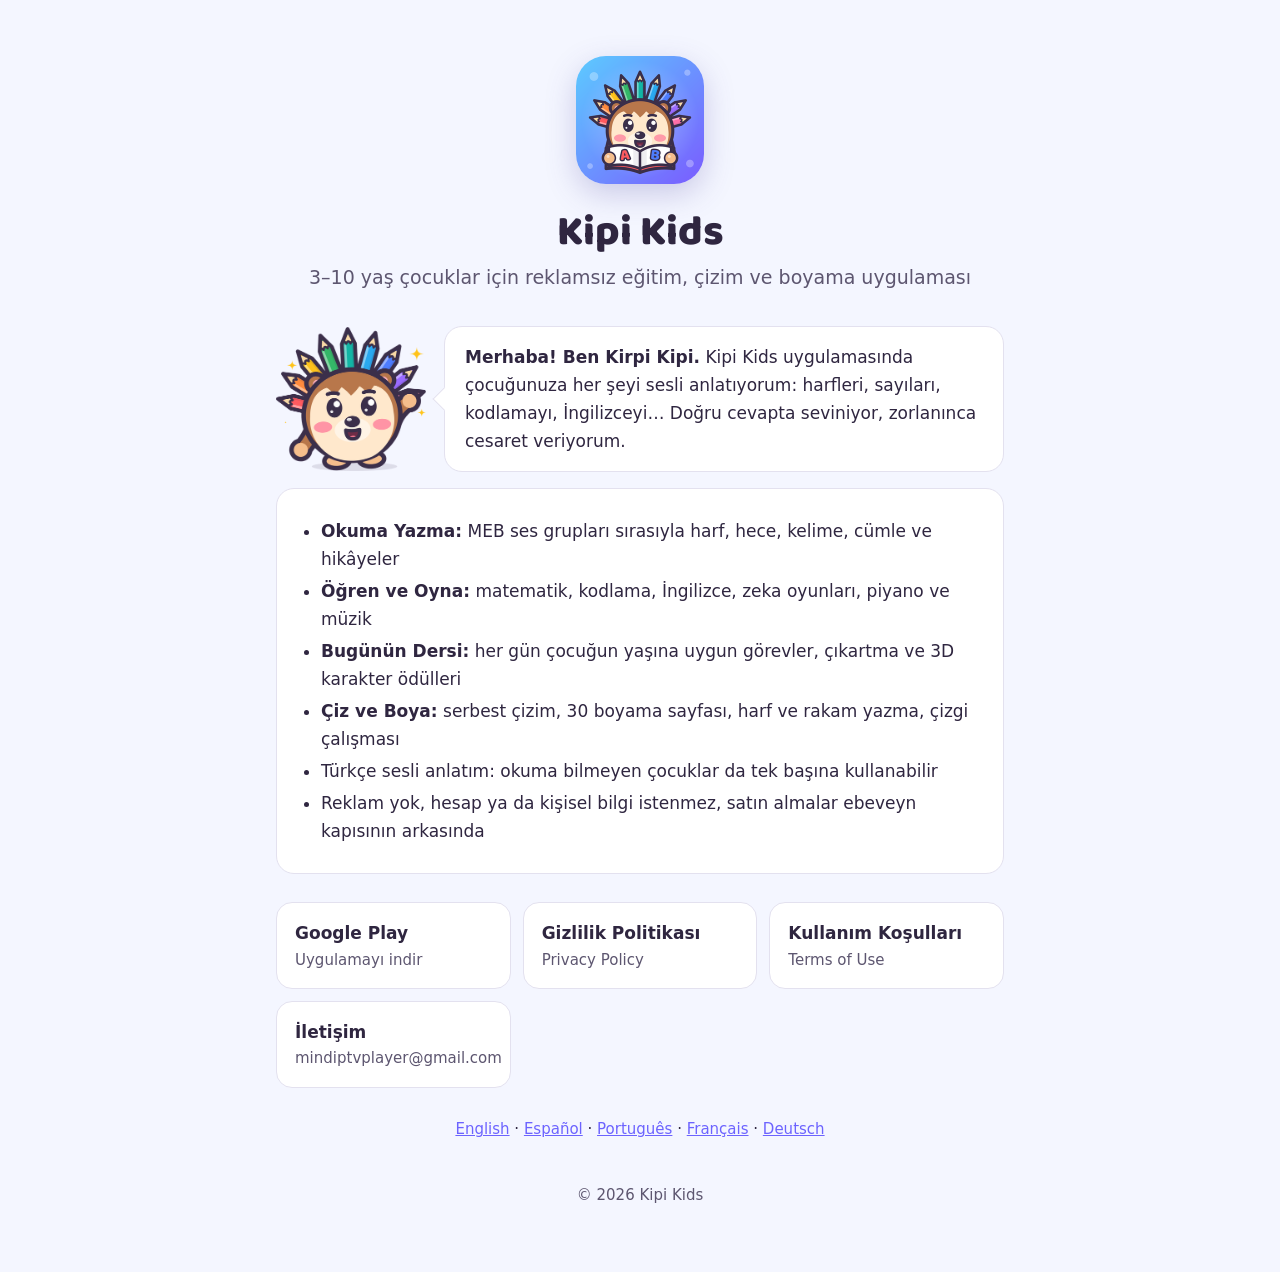
<file: index.html>
<!doctype html>
<html lang="tr">
<head>
<meta charset="utf-8">
<meta name="viewport" content="width=device-width, initial-scale=1">
<title>Kipi Kids</title>
<meta name="description" content="Kipi Kids: 3–10 yaş çocuklar için reklamsız eğitim uygulaması. Okuma yazma, matematik, kodlama, İngilizce, zeka oyunları, çizim, boyama ve müzik; rehberi Kirpi Kipi.">
<link rel="icon" href="assets/favicon.png">
<link rel="stylesheet" href="assets/style.css">
</head>
<body>
<main>
  <section class="hero">
    <img src="assets/icon.png" alt="Kipi Kids simgesi">
    <h1>Kipi Kids</h1>
    <p>3–10 yaş çocuklar için reklamsız eğitim, çizim ve boyama uygulaması</p>
  </section>

  <section class="mascot">
    <img src="assets/kipi.png" width="360" height="347" alt="El sallayan, dikenleri renkli kalemlerden kirpi Kipi">
    <p class="bubble"><strong>Merhaba! Ben Kirpi Kipi.</strong> Kipi Kids uygulamasında çocuğunuza her şeyi sesli
    anlatıyorum: harfleri, sayıları, kodlamayı, İngilizceyi… Doğru cevapta seviniyor, zorlanınca cesaret veriyorum.</p>
  </section>

  <div class="card">
    <ul>
      <li><strong>Okuma Yazma:</strong> MEB ses grupları sırasıyla harf, hece, kelime, cümle ve hikâyeler</li>
      <li><strong>Öğren ve Oyna:</strong> matematik, kodlama, İngilizce, zeka oyunları, piyano ve müzik</li>
      <li><strong>Bugünün Dersi:</strong> her gün çocuğun yaşına uygun görevler, çıkartma ve 3D karakter ödülleri</li>
      <li><strong>Çiz ve Boya:</strong> serbest çizim, 30 boyama sayfası, harf ve rakam yazma, çizgi çalışması</li>
      <li>Türkçe sesli anlatım: okuma bilmeyen çocuklar da tek başına kullanabilir</li>
      <li>Reklam yok, hesap ya da kişisel bilgi istenmez, satın almalar ebeveyn kapısının arkasında</li>
    </ul>
  </div>

  <nav class="links">
    <a href="https://play.google.com/store/apps/details?id=com.hkn.birce" rel="noopener">Google Play<span>Uygulamayı indir</span></a>
    <a href="gizlilik/">Gizlilik Politikası<span>Privacy Policy</span></a>
    <a href="kullanim-kosullari/">Kullanım Koşulları<span>Terms of Use</span></a>
    <a href="mailto:mindiptvplayer@gmail.com">İletişim<span>mindiptvplayer@gmail.com</span></a>
  </nav>

  <p class="langs"><a href="en/privacy/" lang="en">English</a> · <a href="es/privacidad/" lang="es">Español</a> · <a href="pt/privacidade/" lang="pt">Português</a> · <a href="fr/confidentialite/" lang="fr">Français</a> · <a href="de/datenschutz/" lang="de">Deutsch</a></p>

  <footer>© 2026 Kipi Kids</footer>
</main>
</body>
</html>
</file>
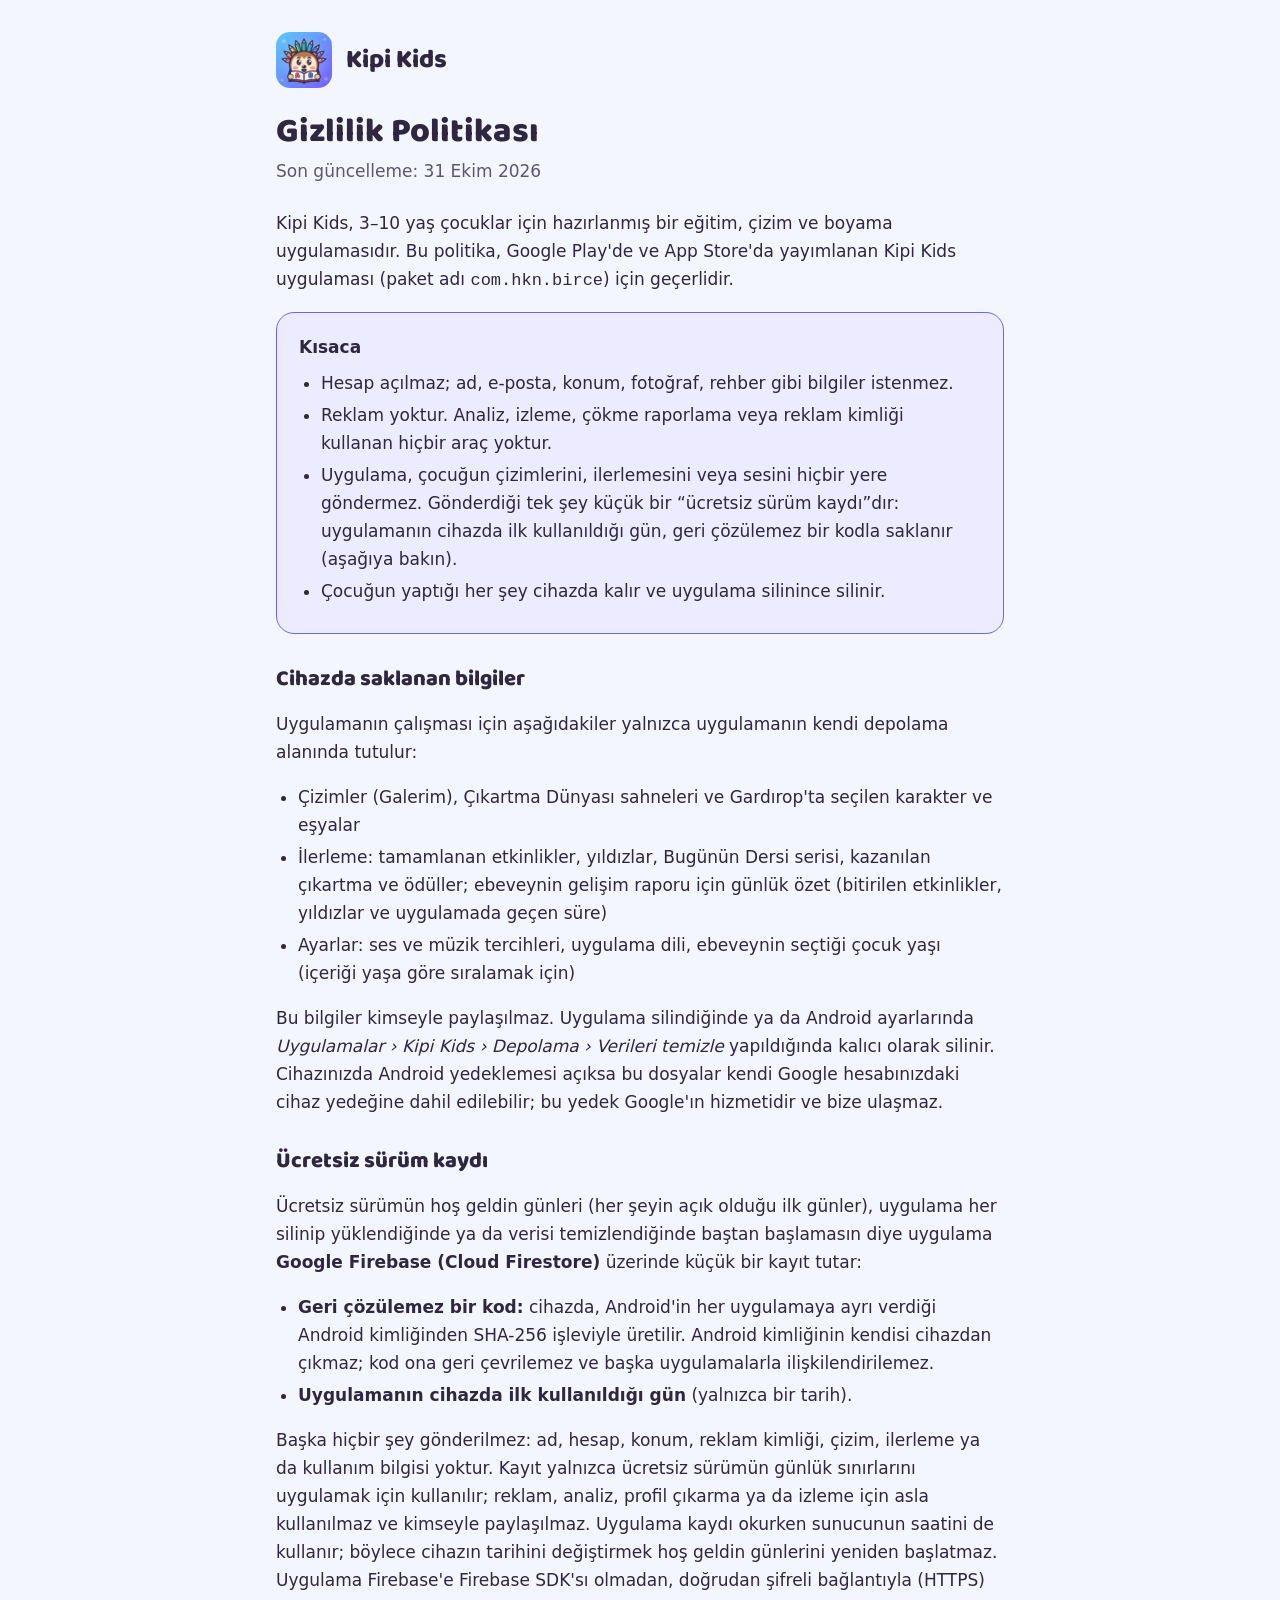
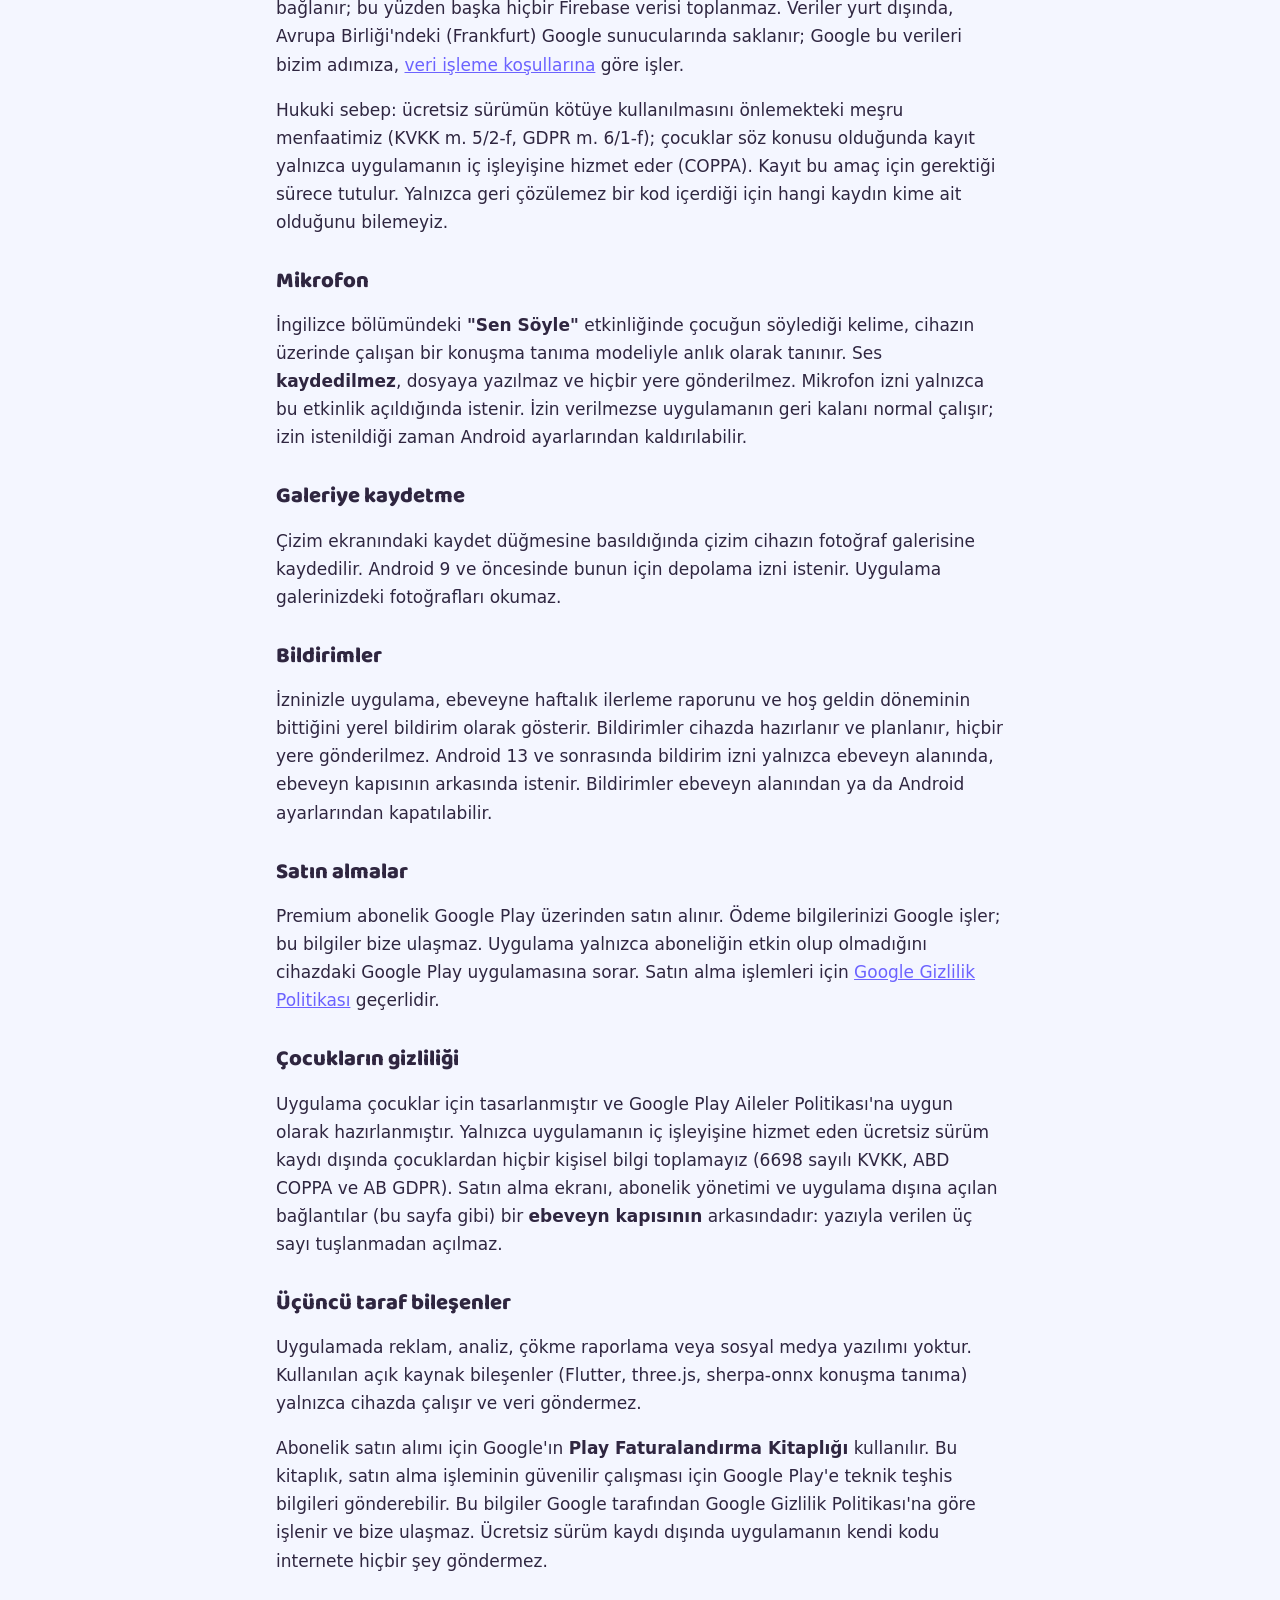
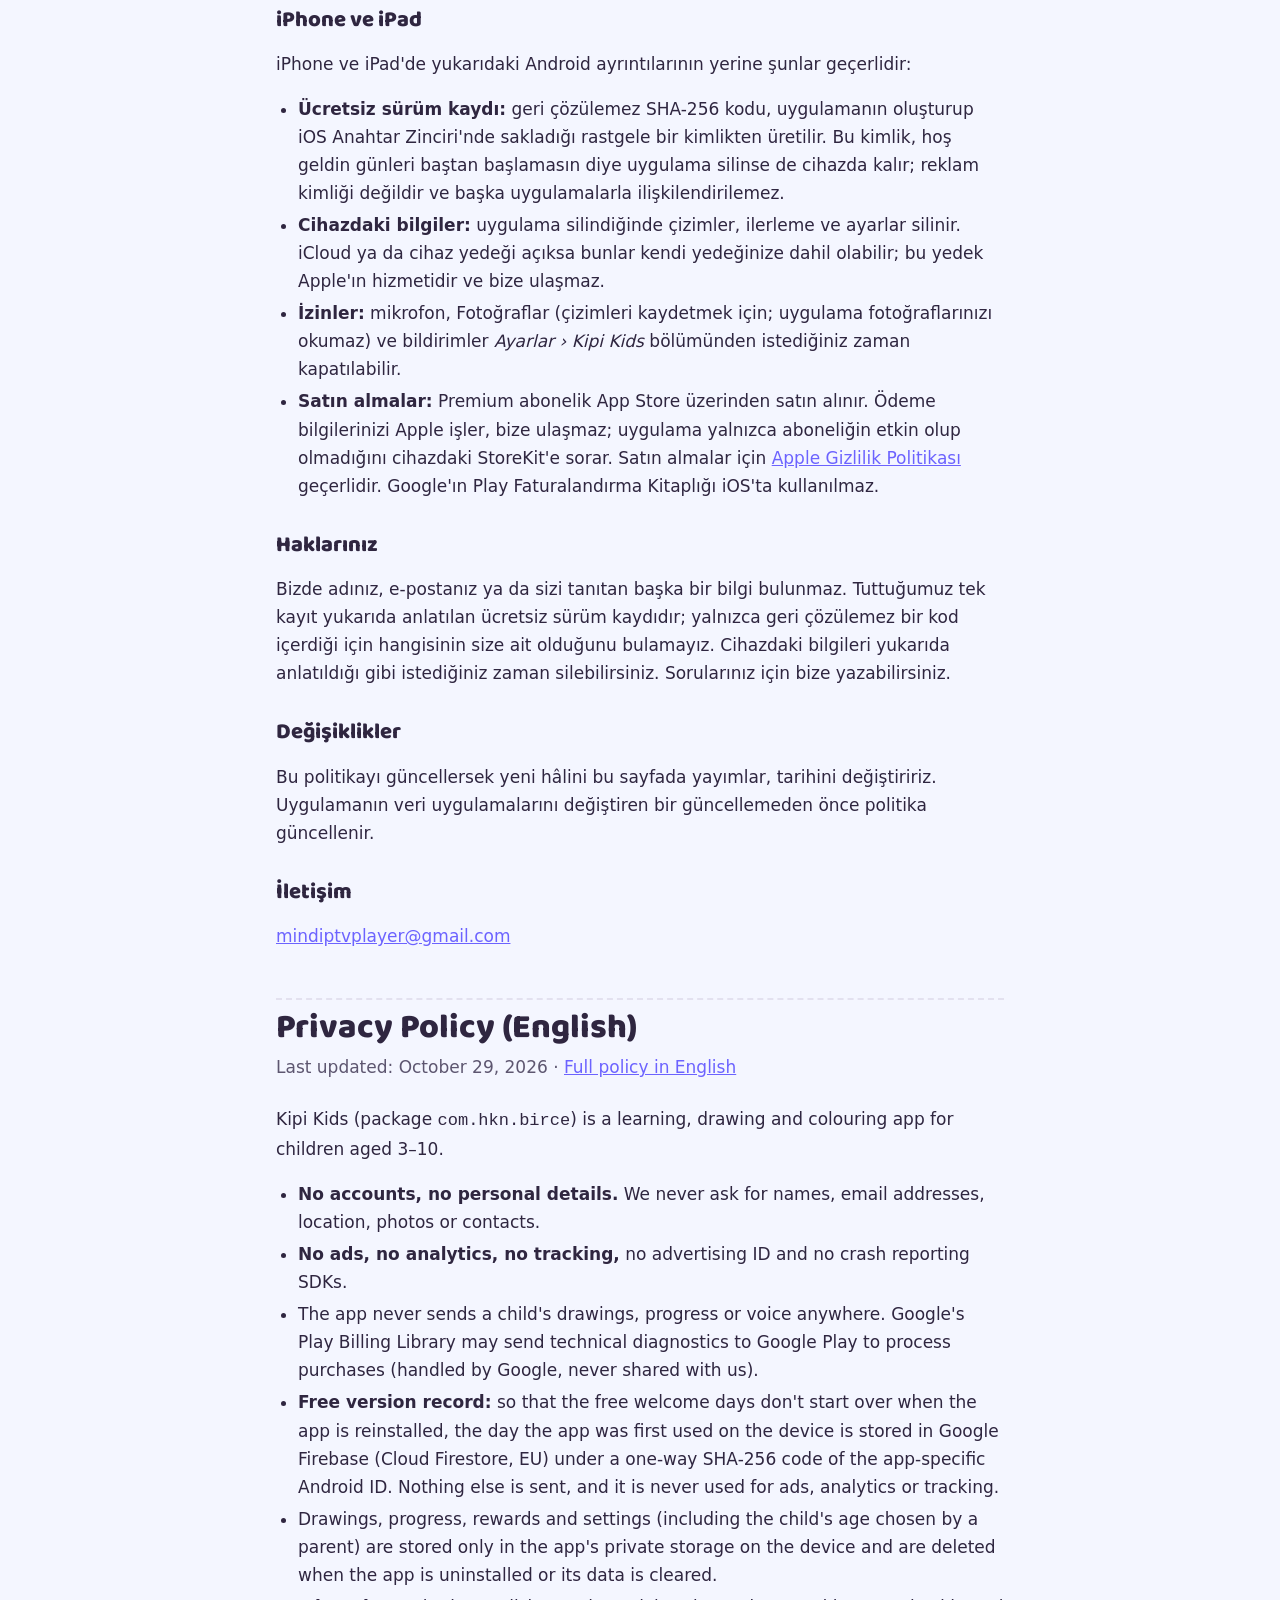
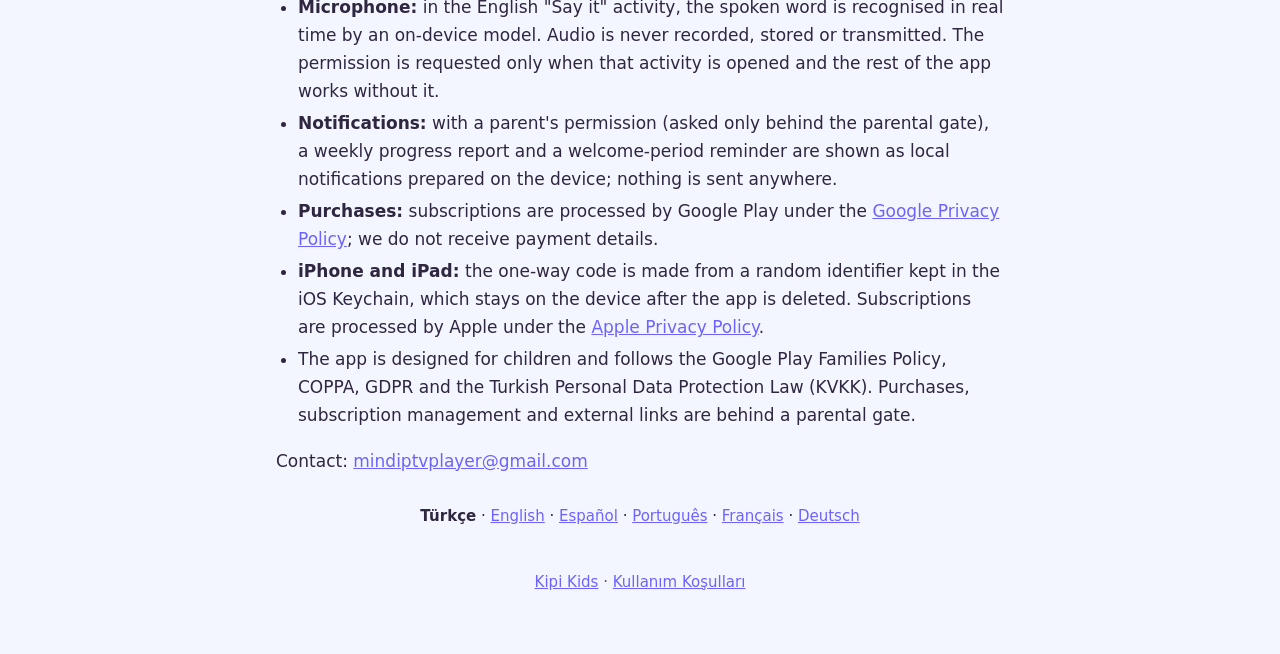
<file: gizlilik/index.html>
<!doctype html>
<html lang="tr">
<head>
<meta charset="utf-8">
<meta name="viewport" content="width=device-width, initial-scale=1">
<title>Kipi Kids Gizlilik</title>
<meta name="description" content="Kipi Kids çocuk uygulamasının gizlilik politikası: reklam yoktur, hesap ya da kişisel bilgi istenmez; çocuğun çizimleri ve ilerlemesi cihazda kalır.">
<link rel="icon" href="../assets/favicon.png">
<link rel="stylesheet" href="../assets/style.css">
</head>
<body>
<main>
  <header class="top">
    <img src="../assets/icon.png" alt="">
    <a href="../">Kipi Kids</a>
  </header>

  <h1>Gizlilik Politikası</h1>
  <p class="updated">Son güncelleme: 31 Ekim 2026</p>

  <p>Kipi Kids, 3–10 yaş çocuklar için hazırlanmış bir eğitim, çizim ve boyama uygulamasıdır. Bu politika,
  Google Play'de ve App Store'da yayımlanan Kipi Kids uygulaması (paket adı <code>com.hkn.birce</code>) için geçerlidir.</p>

  <div class="card summary">
    <strong>Kısaca</strong>
    <ul>
      <li>Hesap açılmaz; ad, e-posta, konum, fotoğraf, rehber gibi bilgiler istenmez.</li>
      <li>Reklam yoktur. Analiz, izleme, çökme raporlama veya reklam kimliği kullanan hiçbir araç yoktur.</li>
      <li>Uygulama, çocuğun çizimlerini, ilerlemesini veya sesini hiçbir yere göndermez. Gönderdiği tek şey küçük bir
      “ücretsiz sürüm kaydı”dır: uygulamanın cihazda ilk kullanıldığı gün, geri çözülemez bir kodla saklanır
      (aşağıya bakın).</li>
      <li>Çocuğun yaptığı her şey cihazda kalır ve uygulama silinince silinir.</li>
    </ul>
  </div>

  <h2>Cihazda saklanan bilgiler</h2>
  <p>Uygulamanın çalışması için aşağıdakiler yalnızca uygulamanın kendi depolama alanında tutulur:</p>
  <ul>
    <li>Çizimler (Galerim), Çıkartma Dünyası sahneleri ve Gardırop'ta seçilen karakter ve eşyalar</li>
    <li>İlerleme: tamamlanan etkinlikler, yıldızlar, Bugünün Dersi serisi, kazanılan çıkartma ve ödüller; ebeveynin
    gelişim raporu için günlük özet (bitirilen etkinlikler, yıldızlar ve uygulamada geçen süre)</li>
    <li>Ayarlar: ses ve müzik tercihleri, uygulama dili, ebeveynin seçtiği çocuk yaşı (içeriği yaşa göre sıralamak için)</li>
  </ul>
  <p>Bu bilgiler kimseyle paylaşılmaz. Uygulama silindiğinde ya da Android ayarlarında
  <em>Uygulamalar › Kipi Kids › Depolama › Verileri temizle</em> yapıldığında kalıcı olarak silinir.
  Cihazınızda Android yedeklemesi açıksa bu dosyalar kendi Google hesabınızdaki cihaz yedeğine dahil
  edilebilir; bu yedek Google'ın hizmetidir ve bize ulaşmaz.</p>

  <h2>Ücretsiz sürüm kaydı</h2>
  <p>Ücretsiz sürümün hoş geldin günleri (her şeyin açık olduğu ilk günler), uygulama her silinip yüklendiğinde ya
  da verisi temizlendiğinde baştan başlamasın diye uygulama <strong>Google Firebase (Cloud Firestore)</strong>
  üzerinde küçük bir kayıt tutar:</p>
  <ul>
    <li><strong>Geri çözülemez bir kod:</strong> cihazda, Android'in her uygulamaya ayrı verdiği Android kimliğinden
    SHA-256 işleviyle üretilir. Android kimliğinin kendisi cihazdan çıkmaz; kod ona geri çevrilemez ve başka
    uygulamalarla ilişkilendirilemez.</li>
    <li><strong>Uygulamanın cihazda ilk kullanıldığı gün</strong> (yalnızca bir tarih).</li>
  </ul>
  <p>Başka hiçbir şey gönderilmez: ad, hesap, konum, reklam kimliği, çizim, ilerleme ya da kullanım bilgisi yoktur.
  Kayıt yalnızca ücretsiz sürümün günlük sınırlarını uygulamak için kullanılır; reklam, analiz, profil çıkarma ya da
  izleme için asla kullanılmaz ve kimseyle paylaşılmaz. Uygulama kaydı okurken sunucunun saatini de kullanır; böylece
  cihazın tarihini değiştirmek hoş geldin günlerini yeniden başlatmaz. Uygulama Firebase'e Firebase SDK'sı olmadan,
  doğrudan şifreli bağlantıyla (HTTPS) bağlanır; bu yüzden başka hiçbir Firebase verisi toplanmaz. Veriler yurt
  dışında, Avrupa Birliği'ndeki (Frankfurt) Google sunucularında saklanır; Google bu verileri bizim adımıza,
  <a href="https://firebase.google.com/terms/data-processing-terms" rel="noopener">veri işleme koşullarına</a> göre işler.</p>
  <p>Hukuki sebep: ücretsiz sürümün kötüye kullanılmasını önlemekteki meşru menfaatimiz (KVKK m. 5/2-f, GDPR
  m. 6/1-f); çocuklar söz konusu olduğunda kayıt yalnızca uygulamanın iç işleyişine hizmet eder (COPPA). Kayıt bu
  amaç için gerektiği sürece tutulur. Yalnızca geri çözülemez bir kod içerdiği için hangi kaydın kime ait olduğunu
  bilemeyiz.</p>

  <h2>Mikrofon</h2>
  <p>İngilizce bölümündeki <strong>"Sen Söyle"</strong> etkinliğinde çocuğun söylediği kelime, cihazın üzerinde
  çalışan bir konuşma tanıma modeliyle anlık olarak tanınır. Ses <strong>kaydedilmez</strong>, dosyaya yazılmaz
  ve hiçbir yere gönderilmez. Mikrofon izni yalnızca bu etkinlik açıldığında istenir. İzin verilmezse uygulamanın
  geri kalanı normal çalışır; izin istenildiği zaman Android ayarlarından kaldırılabilir.</p>

  <h2>Galeriye kaydetme</h2>
  <p>Çizim ekranındaki kaydet düğmesine basıldığında çizim cihazın fotoğraf galerisine kaydedilir. Android 9 ve
  öncesinde bunun için depolama izni istenir. Uygulama galerinizdeki fotoğrafları okumaz.</p>

  <h2>Bildirimler</h2>
  <p>İzninizle uygulama, ebeveyne haftalık ilerleme raporunu ve hoş geldin döneminin bittiğini yerel bildirim olarak
  gösterir. Bildirimler cihazda hazırlanır ve planlanır, hiçbir yere gönderilmez. Android 13 ve sonrasında bildirim
  izni yalnızca ebeveyn alanında, ebeveyn kapısının arkasında istenir. Bildirimler ebeveyn alanından ya da Android
  ayarlarından kapatılabilir.</p>

  <h2>Satın almalar</h2>
  <p>Premium abonelik Google Play üzerinden satın alınır. Ödeme bilgilerinizi Google işler; bu bilgiler bize
  ulaşmaz. Uygulama yalnızca aboneliğin etkin olup olmadığını cihazdaki Google Play uygulamasına sorar.
  Satın alma işlemleri için <a href="https://policies.google.com/privacy" rel="noopener">Google Gizlilik
  Politikası</a> geçerlidir.</p>

  <h2>Çocukların gizliliği</h2>
  <p>Uygulama çocuklar için tasarlanmıştır ve Google Play Aileler Politikası'na uygun olarak hazırlanmıştır.
  Yalnızca uygulamanın iç işleyişine hizmet eden ücretsiz sürüm kaydı dışında çocuklardan hiçbir kişisel bilgi
  toplamayız (6698 sayılı KVKK, ABD COPPA ve AB GDPR). Satın alma ekranı,
  abonelik yönetimi ve uygulama dışına açılan bağlantılar (bu sayfa gibi) bir <strong>ebeveyn kapısının</strong>
  arkasındadır: yazıyla verilen üç sayı tuşlanmadan açılmaz.</p>

  <h2>Üçüncü taraf bileşenler</h2>
  <p>Uygulamada reklam, analiz, çökme raporlama veya sosyal medya yazılımı yoktur. Kullanılan açık kaynak
  bileşenler (Flutter, three.js, sherpa-onnx konuşma tanıma) yalnızca cihazda çalışır ve veri göndermez.</p>
  <p>Abonelik satın alımı için Google'ın <strong>Play Faturalandırma Kitaplığı</strong> kullanılır. Bu kitaplık,
  satın alma işleminin güvenilir çalışması için Google Play'e teknik teşhis bilgileri gönderebilir. Bu bilgiler
  Google tarafından Google Gizlilik Politikası'na göre işlenir ve bize ulaşmaz. Ücretsiz sürüm kaydı dışında
  uygulamanın kendi kodu internete hiçbir şey göndermez.</p>

  <h2>iPhone ve iPad</h2>
  <p>iPhone ve iPad'de yukarıdaki Android ayrıntılarının yerine şunlar geçerlidir:</p>
  <ul>
    <li><strong>Ücretsiz sürüm kaydı:</strong> geri çözülemez SHA-256 kodu, uygulamanın oluşturup iOS Anahtar
    Zinciri'nde sakladığı rastgele bir kimlikten üretilir. Bu kimlik, hoş geldin günleri baştan başlamasın diye
    uygulama silinse de cihazda kalır; reklam kimliği değildir ve başka uygulamalarla ilişkilendirilemez.</li>
    <li><strong>Cihazdaki bilgiler:</strong> uygulama silindiğinde çizimler, ilerleme ve ayarlar silinir. iCloud ya da
    cihaz yedeği açıksa bunlar kendi yedeğinize dahil olabilir; bu yedek Apple'ın hizmetidir ve bize ulaşmaz.</li>
    <li><strong>İzinler:</strong> mikrofon, Fotoğraflar (çizimleri kaydetmek için; uygulama fotoğraflarınızı okumaz) ve
    bildirimler <em>Ayarlar › Kipi Kids</em> bölümünden istediğiniz zaman kapatılabilir.</li>
    <li><strong>Satın almalar:</strong> Premium abonelik App Store üzerinden satın alınır. Ödeme bilgilerinizi Apple
    işler, bize ulaşmaz; uygulama yalnızca aboneliğin etkin olup olmadığını cihazdaki StoreKit'e sorar. Satın almalar
    için <a href="https://www.apple.com/legal/privacy/tr/" rel="noopener">Apple Gizlilik Politikası</a> geçerlidir.
    Google'ın Play Faturalandırma Kitaplığı iOS'ta kullanılmaz.</li>
  </ul>

  <h2>Haklarınız</h2>
  <p>Bizde adınız, e-postanız ya da sizi tanıtan başka bir bilgi bulunmaz. Tuttuğumuz tek kayıt yukarıda anlatılan
  ücretsiz sürüm kaydıdır; yalnızca geri çözülemez bir kod içerdiği için hangisinin size ait olduğunu bulamayız.
  Cihazdaki bilgileri yukarıda anlatıldığı gibi istediğiniz zaman silebilirsiniz. Sorularınız için bize
  yazabilirsiniz.</p>

  <h2>Değişiklikler</h2>
  <p>Bu politikayı güncellersek yeni hâlini bu sayfada yayımlar, tarihini değiştiririz. Uygulamanın veri
  uygulamalarını değiştiren bir güncellemeden önce politika güncellenir.</p>

  <h2>İletişim</h2>
  <p><a href="mailto:mindiptvplayer@gmail.com">mindiptvplayer@gmail.com</a></p>

  <section class="lang" lang="en">
    <h1>Privacy Policy (English)</h1>
    <p class="updated">Last updated: October 29, 2026 · <a href="../en/privacy/">Full policy in English</a></p>
    <p>Kipi Kids (package <code>com.hkn.birce</code>) is a learning, drawing and colouring app for children
    aged 3–10.</p>
    <ul>
      <li><strong>No accounts, no personal details.</strong> We never ask for names, email addresses, location,
      photos or contacts.</li>
      <li><strong>No ads, no analytics, no tracking,</strong> no advertising ID and no crash reporting SDKs.</li>
      <li>The app never sends a child's drawings, progress or voice anywhere. Google's Play Billing Library may send
      technical diagnostics to Google Play to process purchases (handled by Google, never shared with us).</li>
      <li><strong>Free version record:</strong> so that the free welcome days don't start over when the app is
      reinstalled, the day the app was first used on the device is stored in Google Firebase (Cloud Firestore, EU)
      under a one-way SHA-256 code of the app-specific Android ID. Nothing else is sent, and it is never used for
      ads, analytics or tracking.</li>
      <li>Drawings, progress, rewards and settings (including the child's age chosen by a parent) are stored only
      in the app's private storage on the device and are deleted when the app is uninstalled or its data is
      cleared.</li>
      <li><strong>Microphone:</strong> in the English "Say it" activity, the spoken word is recognised in real time by
      an on-device model. Audio is never recorded, stored or transmitted. The permission is requested only when
      that activity is opened and the rest of the app works without it.</li>
      <li><strong>Notifications:</strong> with a parent's permission (asked only behind the parental gate), a weekly
      progress report and a welcome-period reminder are shown as local notifications prepared on the device; nothing
      is sent anywhere.</li>
      <li><strong>Purchases:</strong> subscriptions are processed by Google Play under the
      <a href="https://policies.google.com/privacy" rel="noopener">Google Privacy Policy</a>; we do not receive
      payment details.</li>
      <li><strong>iPhone and iPad:</strong> the one-way code is made from a random identifier kept in the iOS Keychain,
      which stays on the device after the app is deleted. Subscriptions are processed by Apple under the
      <a href="https://www.apple.com/legal/privacy/" rel="noopener">Apple Privacy Policy</a>.</li>
      <li>The app is designed for children and follows the Google Play Families Policy, COPPA, GDPR and the
      Turkish Personal Data Protection Law (KVKK). Purchases, subscription management and external links are
      behind a parental gate.</li>
    </ul>
    <p>Contact: <a href="mailto:mindiptvplayer@gmail.com">mindiptvplayer@gmail.com</a></p>
  </section>

  <p class="langs"><strong>Türkçe</strong> · <a href="../en/privacy/" lang="en">English</a> · <a href="../es/privacidad/" lang="es">Español</a> · <a href="../pt/privacidade/" lang="pt">Português</a> · <a href="../fr/confidentialite/" lang="fr">Français</a> · <a href="../de/datenschutz/" lang="de">Deutsch</a></p>

  <footer><a href="../">Kipi Kids</a> · <a href="../kullanim-kosullari/">Kullanım Koşulları</a></footer>
</main>
</body>
</html>
</file>
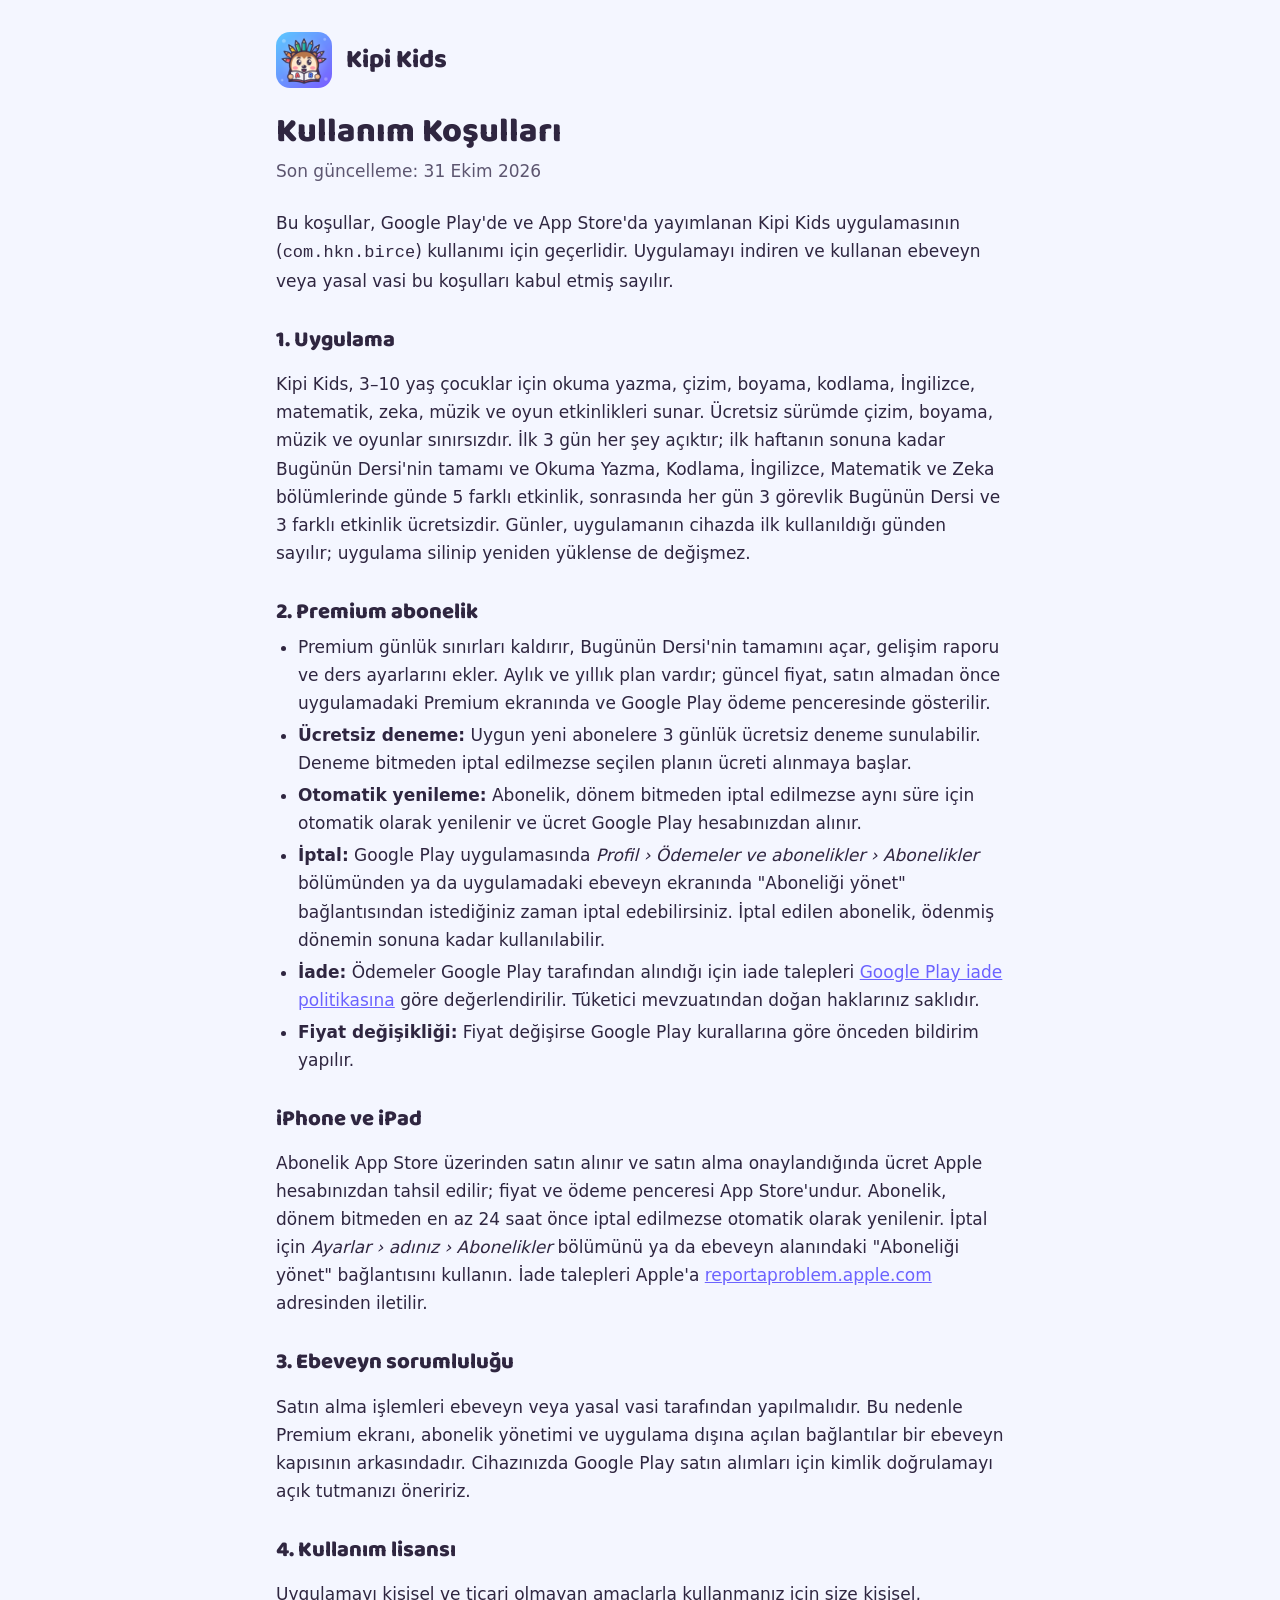
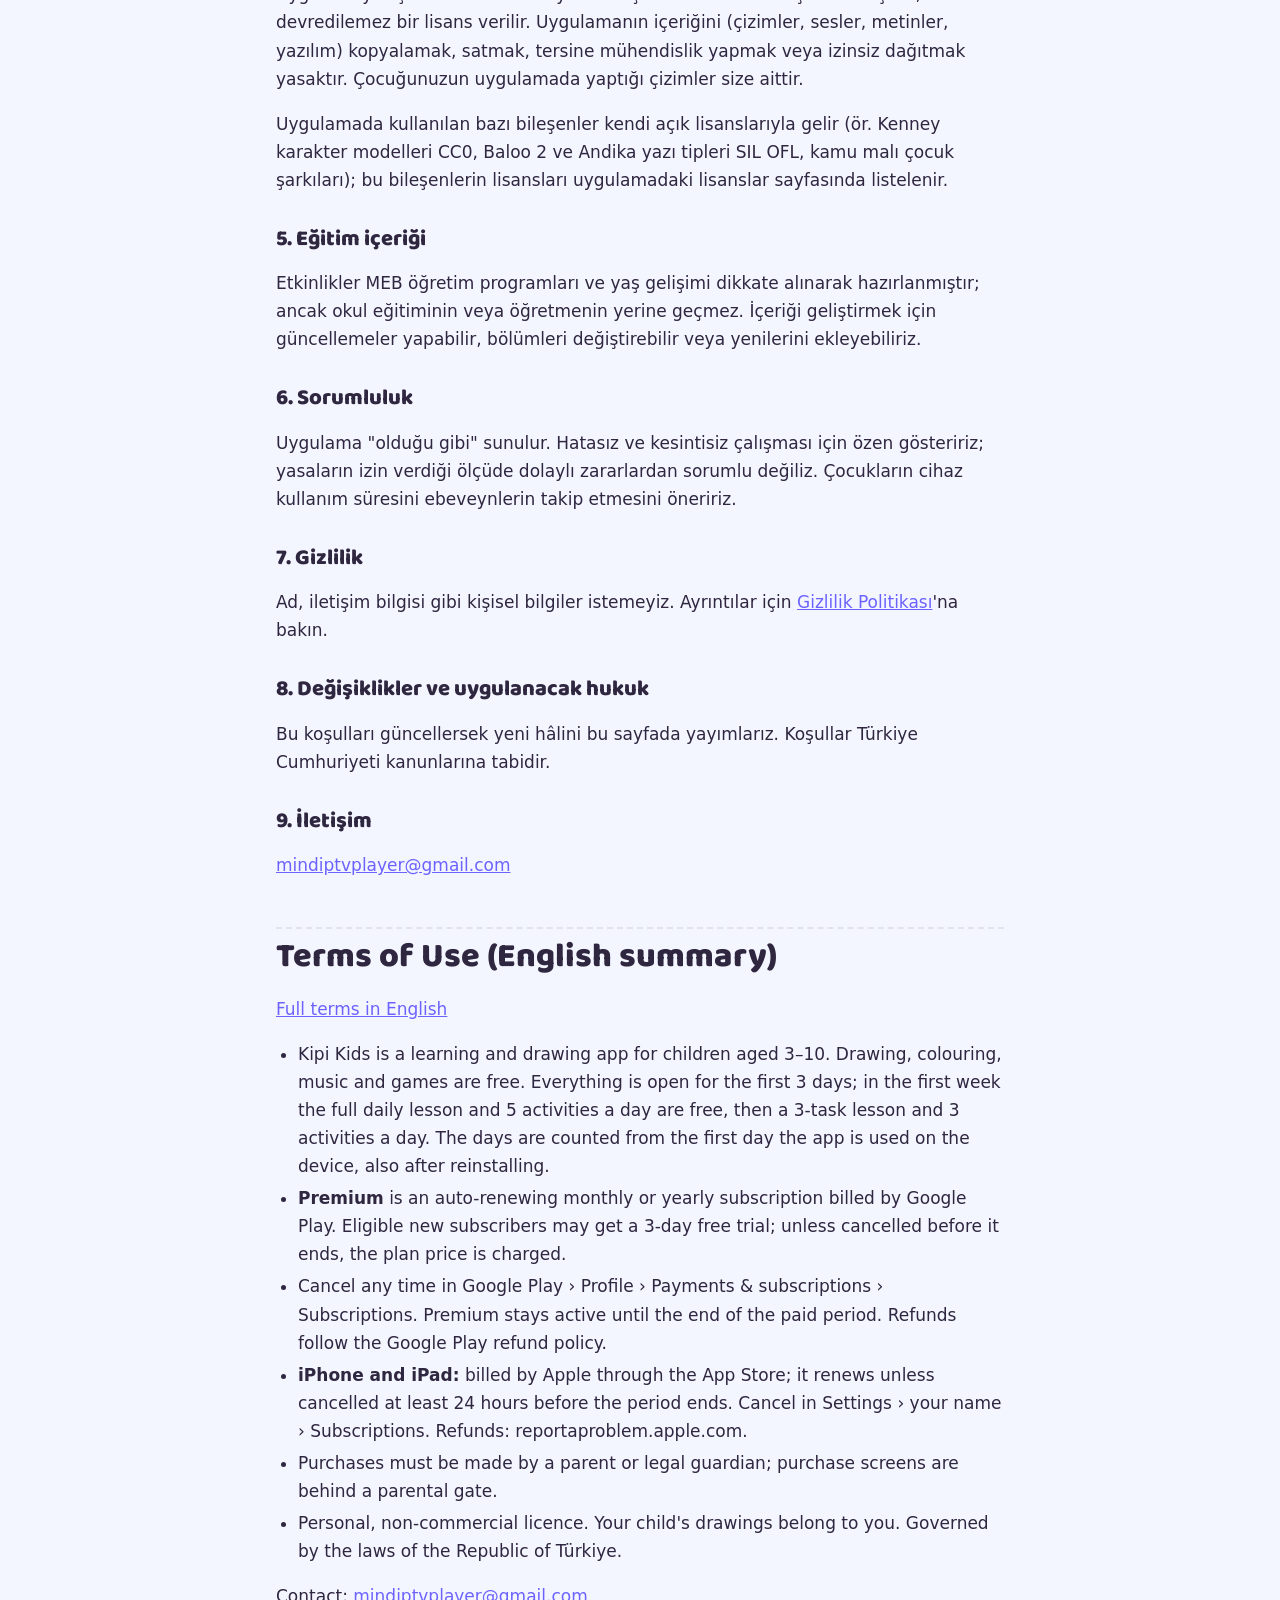
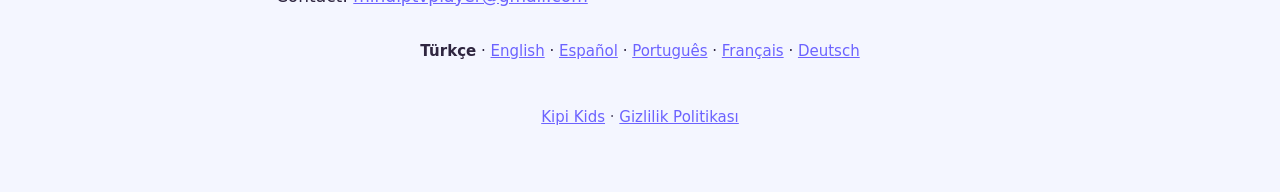
<file: kullanim-kosullari/index.html>
<!doctype html>
<html lang="tr">
<head>
<meta charset="utf-8">
<meta name="viewport" content="width=device-width, initial-scale=1">
<title>Kipi Kids Kullanım Koşulları</title>
<meta name="description" content="Kipi Kids uygulamasının kullanım koşulları ve Premium abonelik şartları.">
<link rel="icon" href="../assets/favicon.png">
<link rel="stylesheet" href="../assets/style.css">
</head>
<body>
<main>
  <header class="top">
    <img src="../assets/icon.png" alt="">
    <a href="../">Kipi Kids</a>
  </header>

  <h1>Kullanım Koşulları</h1>
  <p class="updated">Son güncelleme: 31 Ekim 2026</p>

  <p>Bu koşullar, Google Play'de ve App Store'da yayımlanan Kipi Kids uygulamasının (<code>com.hkn.birce</code>) kullanımı için
  geçerlidir. Uygulamayı indiren ve kullanan ebeveyn veya yasal vasi bu koşulları kabul etmiş sayılır.</p>

  <h2>1. Uygulama</h2>
  <p>Kipi Kids, 3–10 yaş çocuklar için okuma yazma, çizim, boyama, kodlama, İngilizce, matematik, zeka, müzik ve
  oyun etkinlikleri sunar. Ücretsiz sürümde çizim, boyama, müzik ve oyunlar sınırsızdır. İlk 3 gün her şey açıktır; ilk haftanın
  sonuna kadar Bugünün Dersi'nin tamamı ve Okuma Yazma, Kodlama, İngilizce, Matematik ve Zeka bölümlerinde günde
  5 farklı etkinlik, sonrasında her gün 3 görevlik Bugünün Dersi ve 3 farklı etkinlik ücretsizdir. Günler,
  uygulamanın cihazda ilk kullanıldığı günden sayılır; uygulama silinip yeniden yüklense de değişmez.</p>

  <h2>2. Premium abonelik</h2>
  <ul>
    <li>Premium günlük sınırları kaldırır, Bugünün Dersi'nin tamamını açar, gelişim raporu ve ders ayarlarını
    ekler. Aylık ve yıllık plan vardır; güncel fiyat,
    satın almadan önce uygulamadaki Premium ekranında ve Google Play ödeme penceresinde gösterilir.</li>
    <li><strong>Ücretsiz deneme:</strong> Uygun yeni abonelere 3 günlük ücretsiz deneme sunulabilir. Deneme
    bitmeden iptal edilmezse seçilen planın ücreti alınmaya başlar.</li>
    <li><strong>Otomatik yenileme:</strong> Abonelik, dönem bitmeden iptal edilmezse aynı süre için otomatik
    olarak yenilenir ve ücret Google Play hesabınızdan alınır.</li>
    <li><strong>İptal:</strong> Google Play uygulamasında <em>Profil › Ödemeler ve abonelikler › Abonelikler</em>
    bölümünden ya da uygulamadaki ebeveyn ekranında "Aboneliği yönet" bağlantısından istediğiniz zaman iptal
    edebilirsiniz. İptal edilen abonelik, ödenmiş dönemin sonuna kadar kullanılabilir.</li>
    <li><strong>İade:</strong> Ödemeler Google Play tarafından alındığı için iade talepleri
    <a href="https://support.google.com/googleplay/answer/2479637" rel="noopener">Google Play iade
    politikasına</a> göre değerlendirilir. Tüketici mevzuatından doğan haklarınız saklıdır.</li>
    <li><strong>Fiyat değişikliği:</strong> Fiyat değişirse Google Play kurallarına göre önceden bildirim
    yapılır.</li>
  </ul>

  <h2>iPhone ve iPad</h2>
  <p>Abonelik App Store üzerinden satın alınır ve satın alma onaylandığında ücret Apple hesabınızdan tahsil edilir; fiyat
  ve ödeme penceresi App Store'undur. Abonelik, dönem bitmeden en az 24 saat önce iptal edilmezse otomatik olarak
  yenilenir. İptal için <em>Ayarlar › adınız › Abonelikler</em> bölümünü ya da ebeveyn alanındaki "Aboneliği yönet"
  bağlantısını kullanın. İade talepleri Apple'a <a href="https://reportaproblem.apple.com" rel="noopener">reportaproblem.apple.com</a>
  adresinden iletilir.</p>

  <h2>3. Ebeveyn sorumluluğu</h2>
  <p>Satın alma işlemleri ebeveyn veya yasal vasi tarafından yapılmalıdır. Bu nedenle Premium ekranı, abonelik
  yönetimi ve uygulama dışına açılan bağlantılar bir ebeveyn kapısının arkasındadır. Cihazınızda Google Play
  satın alımları için kimlik doğrulamayı açık tutmanızı öneririz.</p>

  <h2>4. Kullanım lisansı</h2>
  <p>Uygulamayı kişisel ve ticari olmayan amaçlarla kullanmanız için size kişisel, devredilemez bir lisans
  verilir. Uygulamanın içeriğini (çizimler, sesler, metinler, yazılım) kopyalamak, satmak, tersine mühendislik
  yapmak veya izinsiz dağıtmak yasaktır. Çocuğunuzun uygulamada yaptığı çizimler size aittir.</p>
  <p>Uygulamada kullanılan bazı bileşenler kendi açık lisanslarıyla gelir (ör. Kenney karakter modelleri CC0,
  Baloo 2 ve Andika yazı tipleri SIL OFL, kamu malı çocuk şarkıları); bu bileşenlerin lisansları
  uygulamadaki lisanslar sayfasında listelenir.</p>

  <h2>5. Eğitim içeriği</h2>
  <p>Etkinlikler MEB öğretim programları ve yaş gelişimi dikkate alınarak hazırlanmıştır; ancak okul eğitiminin
  veya öğretmenin yerine geçmez. İçeriği geliştirmek için güncellemeler yapabilir, bölümleri değiştirebilir veya
  yenilerini ekleyebiliriz.</p>

  <h2>6. Sorumluluk</h2>
  <p>Uygulama "olduğu gibi" sunulur. Hatasız ve kesintisiz çalışması için özen gösteririz; yasaların izin verdiği
  ölçüde dolaylı zararlardan sorumlu değiliz. Çocukların cihaz kullanım süresini ebeveynlerin takip etmesini
  öneririz.</p>

  <h2>7. Gizlilik</h2>
  <p>Ad, iletişim bilgisi gibi kişisel bilgiler istemeyiz. Ayrıntılar için <a href="../gizlilik/">Gizlilik
  Politikası</a>'na bakın.</p>

  <h2>8. Değişiklikler ve uygulanacak hukuk</h2>
  <p>Bu koşulları güncellersek yeni hâlini bu sayfada yayımlarız. Koşullar Türkiye Cumhuriyeti kanunlarına
  tabidir.</p>

  <h2>9. İletişim</h2>
  <p><a href="mailto:mindiptvplayer@gmail.com">mindiptvplayer@gmail.com</a></p>

  <section class="lang" lang="en">
    <h1>Terms of Use (English summary)</h1>
    <p><a href="../en/terms/">Full terms in English</a></p>
    <ul>
      <li>Kipi Kids is a learning and drawing app for children aged 3–10. Drawing, colouring, music and games are
      free. Everything is open for the first 3 days; in the first week the full daily lesson and 5 activities a day
      are free, then a 3-task lesson and 3 activities a day. The days are counted from the first day the app is used
      on the device, also after reinstalling.</li>
      <li><strong>Premium</strong> is an auto-renewing monthly or yearly subscription billed by Google Play. Eligible
      new subscribers may get a 3-day free trial; unless cancelled before it ends, the plan price is charged.</li>
      <li>Cancel any time in Google Play › Profile › Payments &amp; subscriptions › Subscriptions. Premium stays active
      until the end of the paid period. Refunds follow the Google Play refund policy.</li>
      <li><strong>iPhone and iPad:</strong> billed by Apple through the App Store; it renews unless cancelled at least 24
      hours before the period ends. Cancel in Settings › your name › Subscriptions. Refunds: reportaproblem.apple.com.</li>
      <li>Purchases must be made by a parent or legal guardian; purchase screens are behind a parental gate.</li>
      <li>Personal, non-commercial licence. Your child's drawings belong to you. Governed by the laws of the
      Republic of Türkiye.</li>
    </ul>
    <p>Contact: <a href="mailto:mindiptvplayer@gmail.com">mindiptvplayer@gmail.com</a></p>
  </section>

  <p class="langs"><strong>Türkçe</strong> · <a href="../en/terms/" lang="en">English</a> · <a href="../es/terminos/" lang="es">Español</a> · <a href="../pt/termos/" lang="pt">Português</a> · <a href="../fr/conditions/" lang="fr">Français</a> · <a href="../de/nutzungsbedingungen/" lang="de">Deutsch</a></p>

  <footer><a href="../">Kipi Kids</a> · <a href="../gizlilik/">Gizlilik Politikası</a></footer>
</main>
</body>
</html>
</file>
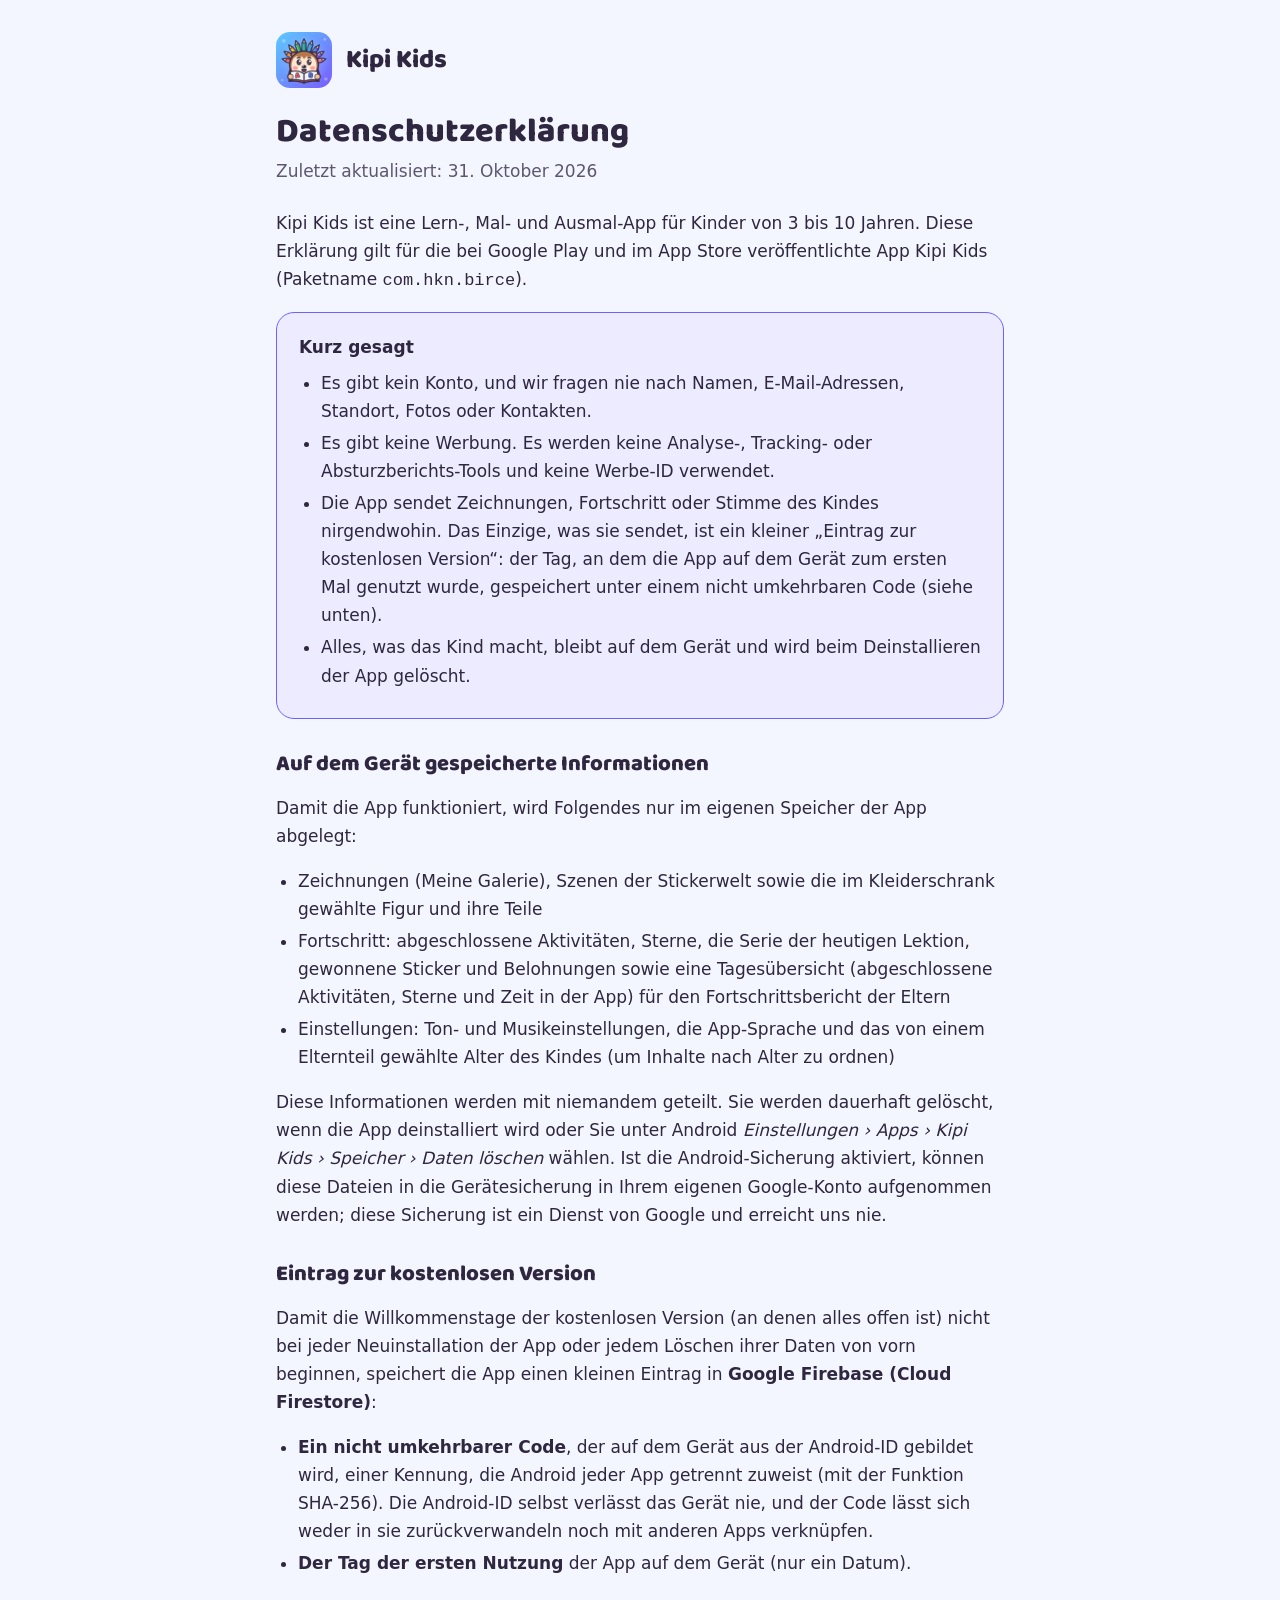
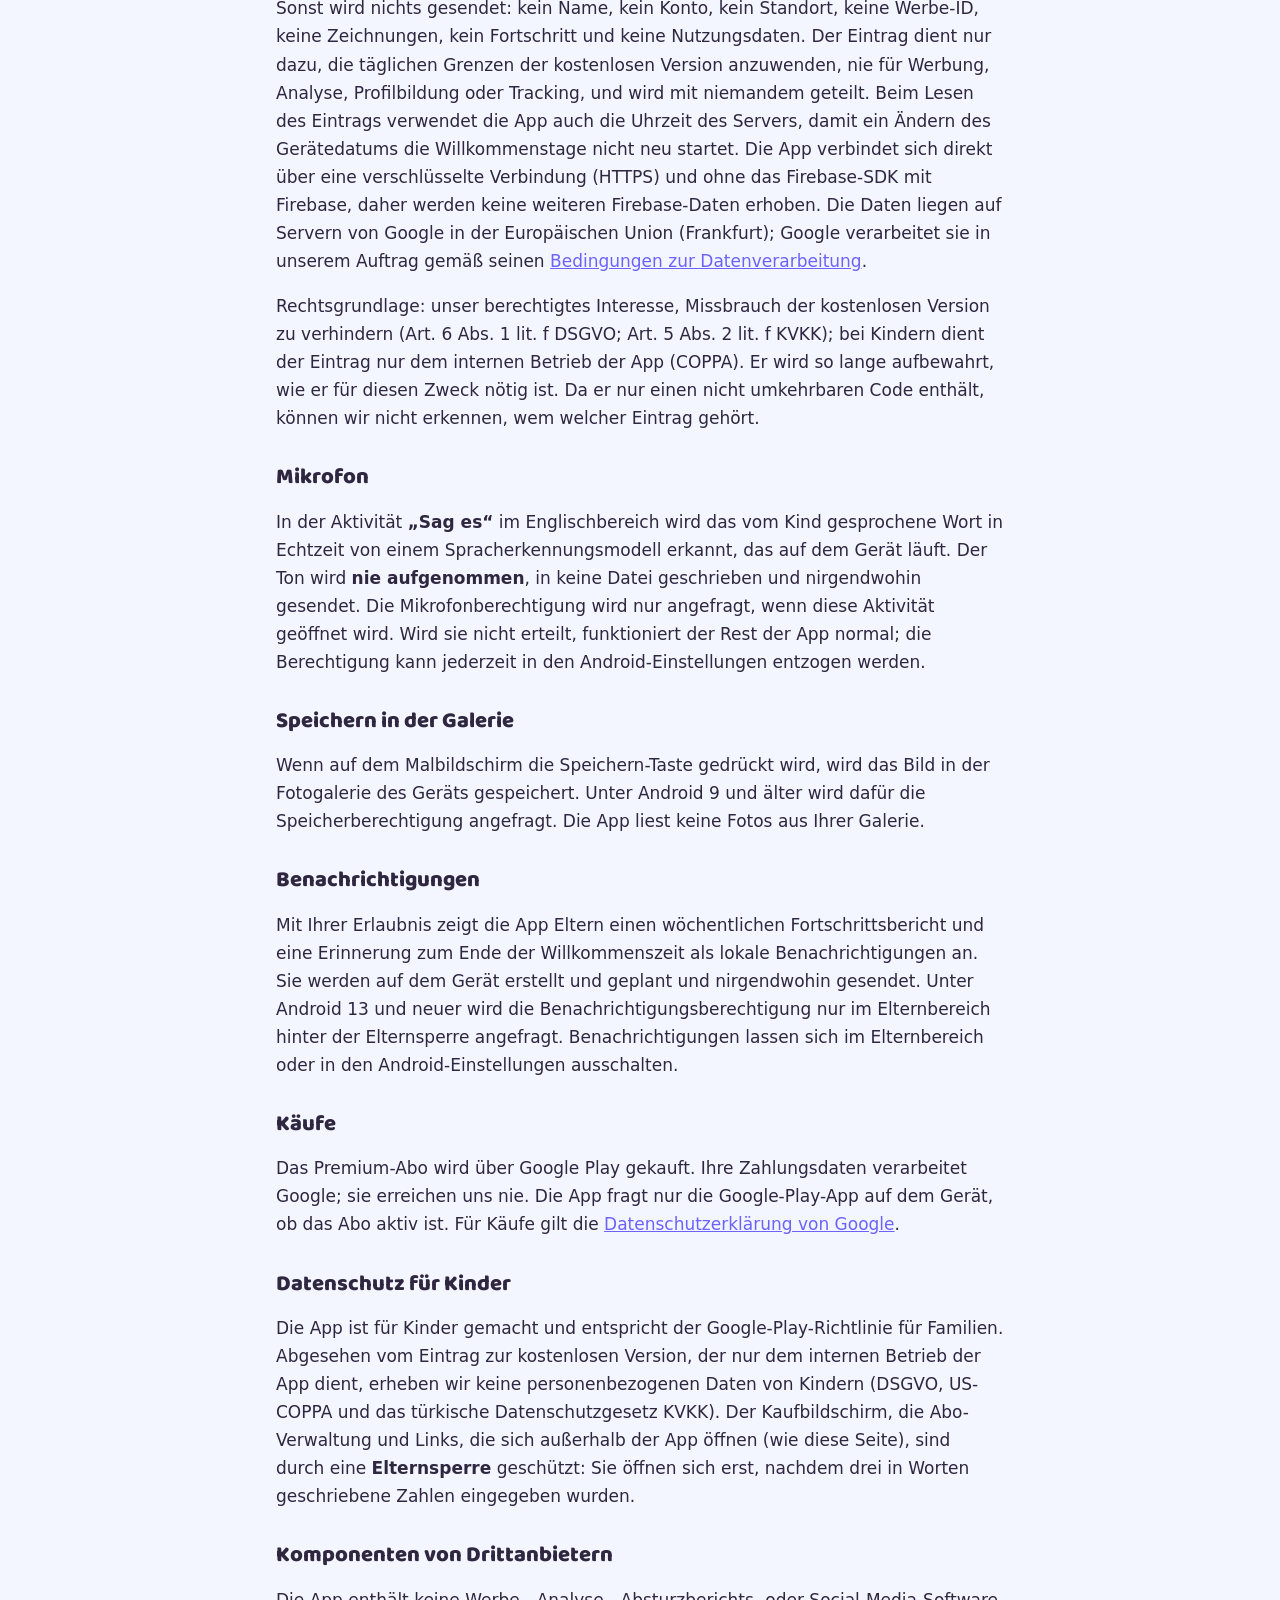
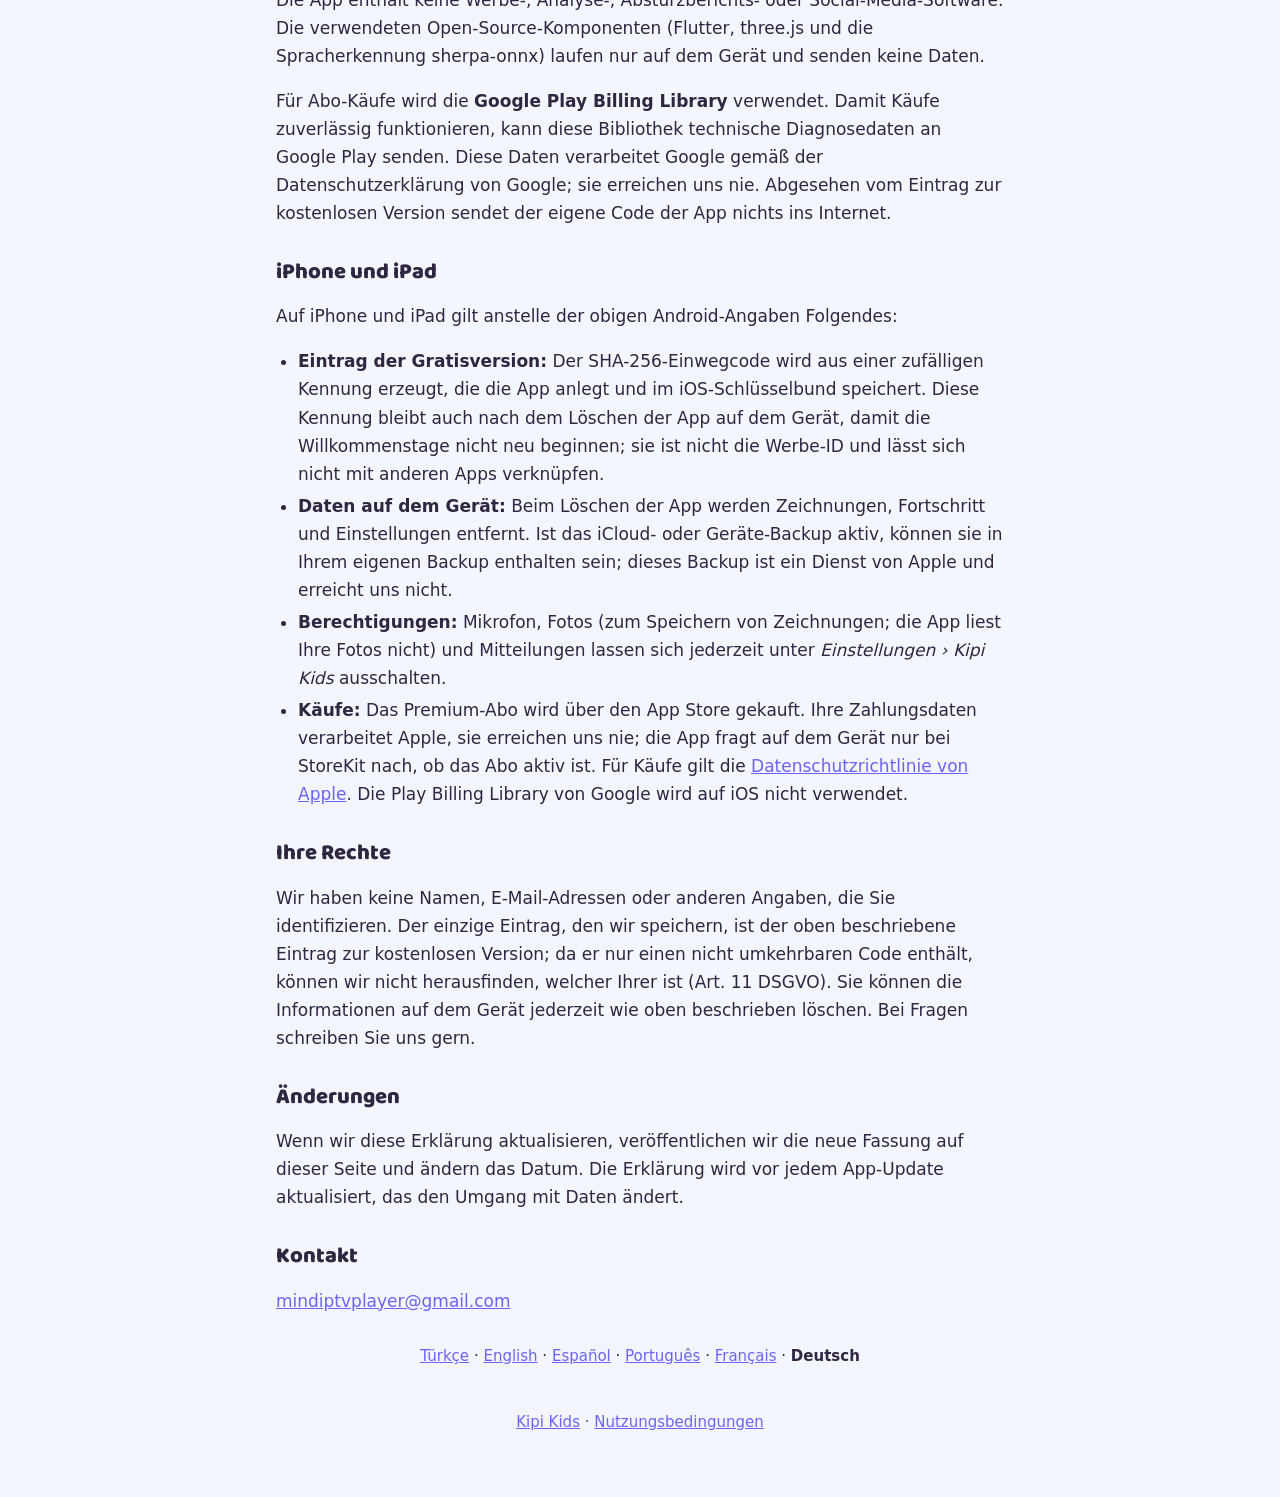
<file: de/datenschutz/index.html>
<!doctype html>
<html lang="de">
<head>
<meta charset="utf-8">
<meta name="viewport" content="width=device-width, initial-scale=1">
<title>Kipi Kids · Datenschutzerklärung</title>
<meta name="description" content="Datenschutzerklärung der Kinder-App Kipi Kids: keine Werbung, kein Konto, keine persönlichen Angaben; Zeichnungen und Fortschritt des Kindes bleiben auf dem Gerät.">
<link rel="icon" href="../../assets/favicon.png">
<link rel="stylesheet" href="../../assets/style.css">
</head>
<body>
<main>
  <header class="top">
    <img src="../../assets/icon.png" alt="">
    <a href="../../">Kipi Kids</a>
  </header>

  <h1>Datenschutzerklärung</h1>
  <p class="updated">Zuletzt aktualisiert: 31. Oktober 2026</p>

  <p>Kipi Kids ist eine Lern-, Mal- und Ausmal-App für Kinder von 3 bis 10 Jahren. Diese Erklärung gilt für die bei Google Play und im App Store veröffentlichte App Kipi Kids (Paketname <code>com.hkn.birce</code>).</p>

  <div class="card summary">
    <strong>Kurz gesagt</strong>
    <ul>
      <li>Es gibt kein Konto, und wir fragen nie nach Namen, E-Mail-Adressen, Standort, Fotos oder Kontakten.</li>
      <li>Es gibt keine Werbung. Es werden keine Analyse-, Tracking- oder Absturzberichts-Tools und keine Werbe-ID verwendet.</li>
      <li>Die App sendet Zeichnungen, Fortschritt oder Stimme des Kindes nirgendwohin. Das Einzige, was sie sendet, ist ein kleiner „Eintrag zur kostenlosen Version“: der Tag, an dem die App auf dem Gerät zum ersten Mal genutzt wurde, gespeichert unter einem nicht umkehrbaren Code (siehe unten).</li>
      <li>Alles, was das Kind macht, bleibt auf dem Gerät und wird beim Deinstallieren der App gelöscht.</li>
    </ul>
  </div>

  <h2>Auf dem Gerät gespeicherte Informationen</h2>
  <p>Damit die App funktioniert, wird Folgendes nur im eigenen Speicher der App abgelegt:</p>
  <ul>
    <li>Zeichnungen (Meine Galerie), Szenen der Stickerwelt sowie die im Kleiderschrank gewählte Figur und ihre Teile</li>
    <li>Fortschritt: abgeschlossene Aktivitäten, Sterne, die Serie der heutigen Lektion, gewonnene Sticker und Belohnungen sowie eine Tagesübersicht (abgeschlossene Aktivitäten, Sterne und Zeit in der App) für den Fortschrittsbericht der Eltern</li>
    <li>Einstellungen: Ton- und Musikeinstellungen, die App-Sprache und das von einem Elternteil gewählte Alter des Kindes (um Inhalte nach Alter zu ordnen)</li>
  </ul>
  <p>Diese Informationen werden mit niemandem geteilt. Sie werden dauerhaft gelöscht, wenn die App deinstalliert wird oder Sie unter Android <em>Einstellungen › Apps › Kipi Kids › Speicher › Daten löschen</em> wählen. Ist die Android-Sicherung aktiviert, können diese Dateien in die Gerätesicherung in Ihrem eigenen Google-Konto aufgenommen werden; diese Sicherung ist ein Dienst von Google und erreicht uns nie.</p>

  <h2>Eintrag zur kostenlosen Version</h2>
  <p>Damit die Willkommenstage der kostenlosen Version (an denen alles offen ist) nicht bei jeder Neuinstallation der App oder jedem Löschen ihrer Daten von vorn beginnen, speichert die App einen kleinen Eintrag in <strong>Google Firebase (Cloud Firestore)</strong>:</p>
  <ul>
    <li><strong>Ein nicht umkehrbarer Code</strong>, der auf dem Gerät aus der Android-ID gebildet wird, einer Kennung, die Android jeder App getrennt zuweist (mit der Funktion SHA-256). Die Android-ID selbst verlässt das Gerät nie, und der Code lässt sich weder in sie zurückverwandeln noch mit anderen Apps verknüpfen.</li>
    <li><strong>Der Tag der ersten Nutzung</strong> der App auf dem Gerät (nur ein Datum).</li>
  </ul>
  <p>Sonst wird nichts gesendet: kein Name, kein Konto, kein Standort, keine Werbe-ID, keine Zeichnungen, kein Fortschritt und keine Nutzungsdaten. Der Eintrag dient nur dazu, die täglichen Grenzen der kostenlosen Version anzuwenden, nie für Werbung, Analyse, Profilbildung oder Tracking, und wird mit niemandem geteilt. Beim Lesen des Eintrags verwendet die App auch die Uhrzeit des Servers, damit ein Ändern des Gerätedatums die Willkommenstage nicht neu startet. Die App verbindet sich direkt über eine verschlüsselte Verbindung (HTTPS) und ohne das Firebase-SDK mit Firebase, daher werden keine weiteren Firebase-Daten erhoben. Die Daten liegen auf Servern von Google in der Europäischen Union (Frankfurt); Google verarbeitet sie in unserem Auftrag gemäß seinen <a href="https://firebase.google.com/terms/data-processing-terms" rel="noopener">Bedingungen zur Datenverarbeitung</a>.</p>
  <p>Rechtsgrundlage: unser berechtigtes Interesse, Missbrauch der kostenlosen Version zu verhindern (Art. 6 Abs. 1 lit. f DSGVO; Art. 5 Abs. 2 lit. f KVKK); bei Kindern dient der Eintrag nur dem internen Betrieb der App (COPPA). Er wird so lange aufbewahrt, wie er für diesen Zweck nötig ist. Da er nur einen nicht umkehrbaren Code enthält, können wir nicht erkennen, wem welcher Eintrag gehört.</p>

  <h2>Mikrofon</h2>
  <p>In der Aktivität <strong>„Sag es“</strong> im Englischbereich wird das vom Kind gesprochene Wort in Echtzeit von einem Spracherkennungsmodell erkannt, das auf dem Gerät läuft. Der Ton wird <strong>nie aufgenommen</strong>, in keine Datei geschrieben und nirgendwohin gesendet. Die Mikrofonberechtigung wird nur angefragt, wenn diese Aktivität geöffnet wird. Wird sie nicht erteilt, funktioniert der Rest der App normal; die Berechtigung kann jederzeit in den Android-Einstellungen entzogen werden.</p>

  <h2>Speichern in der Galerie</h2>
  <p>Wenn auf dem Malbildschirm die Speichern-Taste gedrückt wird, wird das Bild in der Fotogalerie des Geräts gespeichert. Unter Android 9 und älter wird dafür die Speicherberechtigung angefragt. Die App liest keine Fotos aus Ihrer Galerie.</p>

  <h2>Benachrichtigungen</h2>
  <p>Mit Ihrer Erlaubnis zeigt die App Eltern einen wöchentlichen Fortschrittsbericht und eine Erinnerung zum Ende der Willkommenszeit als lokale Benachrichtigungen an. Sie werden auf dem Gerät erstellt und geplant und nirgendwohin gesendet. Unter Android 13 und neuer wird die Benachrichtigungsberechtigung nur im Elternbereich hinter der Elternsperre angefragt. Benachrichtigungen lassen sich im Elternbereich oder in den Android-Einstellungen ausschalten.</p>

  <h2>Käufe</h2>
  <p>Das Premium-Abo wird über Google Play gekauft. Ihre Zahlungsdaten verarbeitet Google; sie erreichen uns nie. Die App fragt nur die Google-Play-App auf dem Gerät, ob das Abo aktiv ist. Für Käufe gilt die <a href="https://policies.google.com/privacy" rel="noopener">Datenschutzerklärung von Google</a>.</p>

  <h2>Datenschutz für Kinder</h2>
  <p>Die App ist für Kinder gemacht und entspricht der Google-Play-Richtlinie für Familien. Abgesehen vom Eintrag zur kostenlosen Version, der nur dem internen Betrieb der App dient, erheben wir keine personenbezogenen Daten von Kindern (DSGVO, US-COPPA und das türkische Datenschutzgesetz KVKK). Der Kaufbildschirm, die Abo-Verwaltung und Links, die sich außerhalb der App öffnen (wie diese Seite), sind durch eine <strong>Elternsperre</strong> geschützt: Sie öffnen sich erst, nachdem drei in Worten geschriebene Zahlen eingegeben wurden.</p>

  <h2>Komponenten von Drittanbietern</h2>
  <p>Die App enthält keine Werbe-, Analyse-, Absturzberichts- oder Social-Media-Software. Die verwendeten Open-Source-Komponenten (Flutter, three.js und die Spracherkennung sherpa-onnx) laufen nur auf dem Gerät und senden keine Daten.</p>
  <p>Für Abo-Käufe wird die <strong>Google Play Billing Library</strong> verwendet. Damit Käufe zuverlässig funktionieren, kann diese Bibliothek technische Diagnosedaten an Google Play senden. Diese Daten verarbeitet Google gemäß der Datenschutzerklärung von Google; sie erreichen uns nie. Abgesehen vom Eintrag zur kostenlosen Version sendet der eigene Code der App nichts ins Internet.</p>

  <h2>iPhone und iPad</h2>
  <p>Auf iPhone und iPad gilt anstelle der obigen Android-Angaben Folgendes:</p>
  <ul>
    <li><strong>Eintrag der Gratisversion:</strong> Der SHA-256-Einwegcode wird aus einer zufälligen Kennung erzeugt, die die App anlegt und im iOS-Schlüsselbund speichert. Diese Kennung bleibt auch nach dem Löschen der App auf dem Gerät, damit die Willkommenstage nicht neu beginnen; sie ist nicht die Werbe-ID und lässt sich nicht mit anderen Apps verknüpfen.</li>
    <li><strong>Daten auf dem Gerät:</strong> Beim Löschen der App werden Zeichnungen, Fortschritt und Einstellungen entfernt. Ist das iCloud- oder Geräte-Backup aktiv, können sie in Ihrem eigenen Backup enthalten sein; dieses Backup ist ein Dienst von Apple und erreicht uns nicht.</li>
    <li><strong>Berechtigungen:</strong> Mikrofon, Fotos (zum Speichern von Zeichnungen; die App liest Ihre Fotos nicht) und Mitteilungen lassen sich jederzeit unter <em>Einstellungen › Kipi Kids</em> ausschalten.</li>
    <li><strong>Käufe:</strong> Das Premium-Abo wird über den App Store gekauft. Ihre Zahlungsdaten verarbeitet Apple, sie erreichen uns nie; die App fragt auf dem Gerät nur bei StoreKit nach, ob das Abo aktiv ist. Für Käufe gilt die <a href="https://www.apple.com/legal/privacy/" rel="noopener">Datenschutzrichtlinie von Apple</a>. Die Play Billing Library von Google wird auf iOS nicht verwendet.</li>
  </ul>

  <h2>Ihre Rechte</h2>
  <p>Wir haben keine Namen, E-Mail-Adressen oder anderen Angaben, die Sie identifizieren. Der einzige Eintrag, den wir speichern, ist der oben beschriebene Eintrag zur kostenlosen Version; da er nur einen nicht umkehrbaren Code enthält, können wir nicht herausfinden, welcher Ihrer ist (Art. 11 DSGVO). Sie können die Informationen auf dem Gerät jederzeit wie oben beschrieben löschen. Bei Fragen schreiben Sie uns gern.</p>

  <h2>Änderungen</h2>
  <p>Wenn wir diese Erklärung aktualisieren, veröffentlichen wir die neue Fassung auf dieser Seite und ändern das Datum. Die Erklärung wird vor jedem App-Update aktualisiert, das den Umgang mit Daten ändert.</p>

  <h2>Kontakt</h2>
  <p><a href="mailto:mindiptvplayer@gmail.com">mindiptvplayer@gmail.com</a></p>

  <p class="langs"><a href="../../gizlilik/" lang="tr">Türkçe</a> · <a href="../../en/privacy/" lang="en">English</a> · <a href="../../es/privacidad/" lang="es">Español</a> · <a href="../../pt/privacidade/" lang="pt">Português</a> · <a href="../../fr/confidentialite/" lang="fr">Français</a> · <strong>Deutsch</strong></p>

  <footer><a href="../../">Kipi Kids</a> · <a href="../nutzungsbedingungen/">Nutzungsbedingungen</a></footer>
</main>
</body>
</html>
</file>
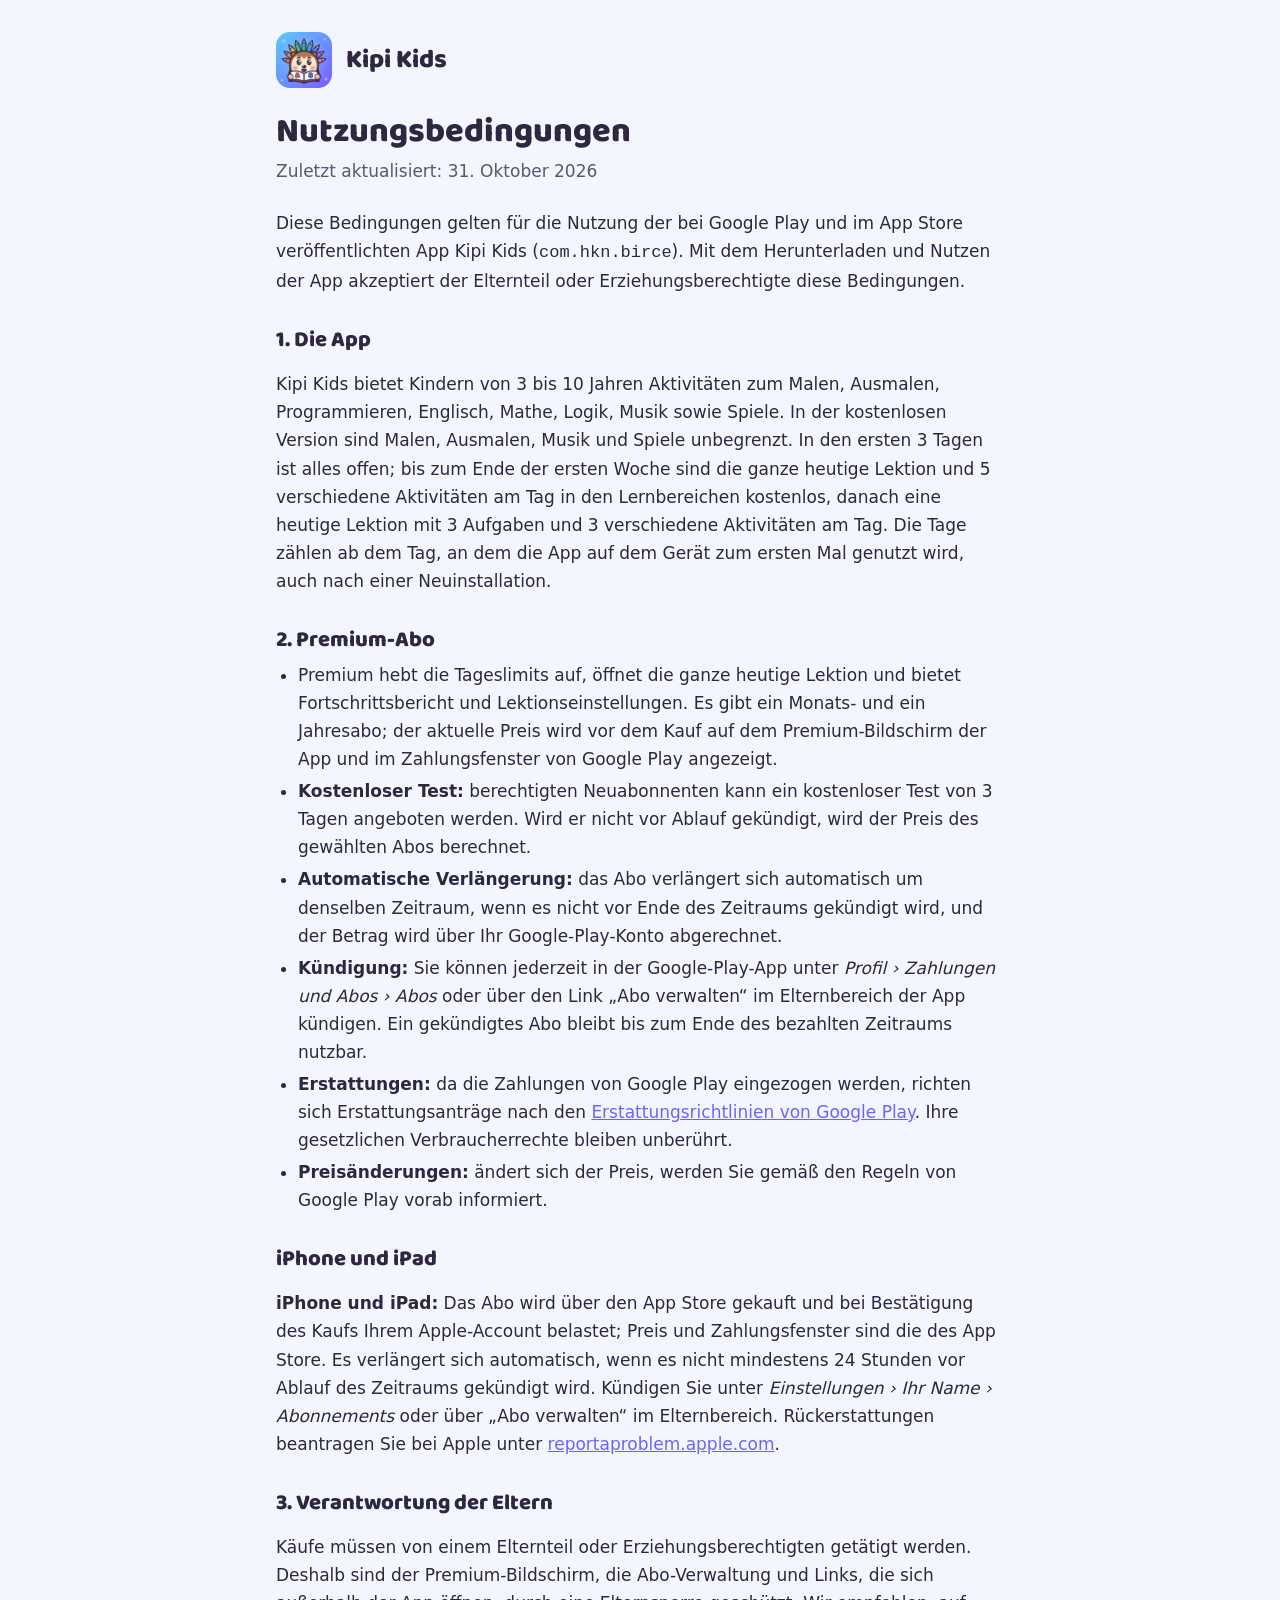
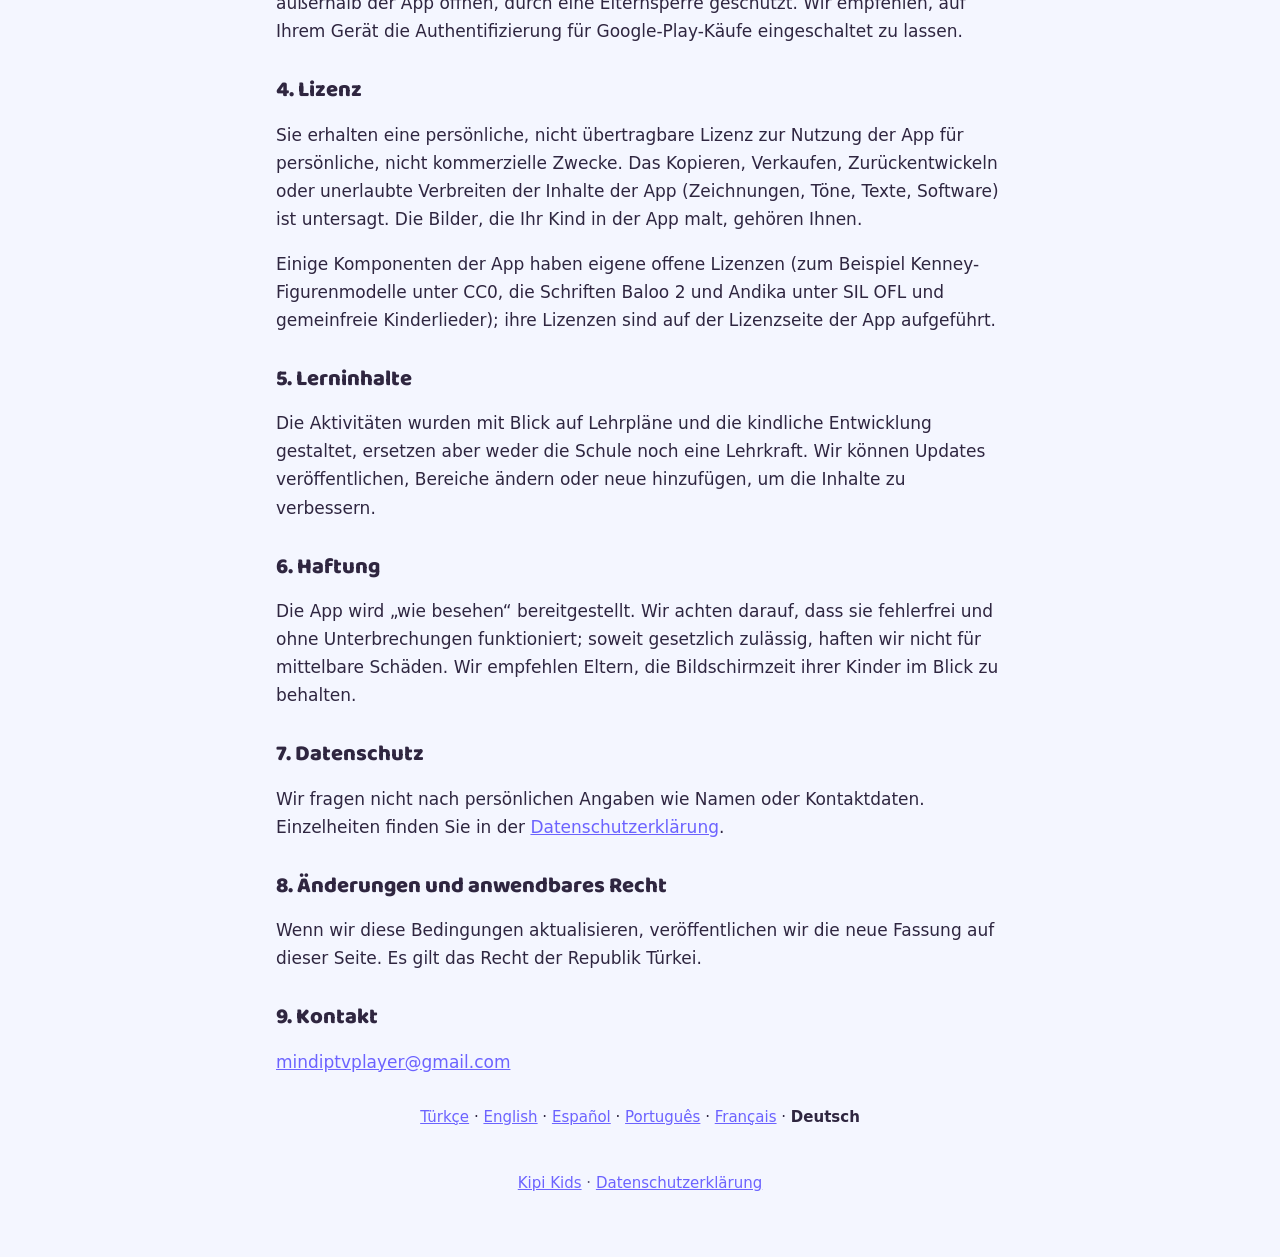
<file: de/nutzungsbedingungen/index.html>
<!doctype html>
<html lang="de">
<head>
<meta charset="utf-8">
<meta name="viewport" content="width=device-width, initial-scale=1">
<title>Kipi Kids · Nutzungsbedingungen</title>
<meta name="description" content="Nutzungsbedingungen und Bedingungen des Premium-Abos der App Kipi Kids.">
<link rel="icon" href="../../assets/favicon.png">
<link rel="stylesheet" href="../../assets/style.css">
</head>
<body>
<main>
  <header class="top">
    <img src="../../assets/icon.png" alt="">
    <a href="../../">Kipi Kids</a>
  </header>

  <h1>Nutzungsbedingungen</h1>
  <p class="updated">Zuletzt aktualisiert: 31. Oktober 2026</p>

  <p>Diese Bedingungen gelten für die Nutzung der bei Google Play und im App Store veröffentlichten App Kipi Kids (<code>com.hkn.birce</code>). Mit dem Herunterladen und Nutzen der App akzeptiert der Elternteil oder Erziehungsberechtigte diese Bedingungen.</p>

  <h2>1. Die App</h2>
  <p>Kipi Kids bietet Kindern von 3 bis 10 Jahren Aktivitäten zum Malen, Ausmalen, Programmieren, Englisch, Mathe, Logik, Musik sowie Spiele. In der kostenlosen Version sind Malen, Ausmalen, Musik und Spiele unbegrenzt. In den ersten 3 Tagen ist alles offen; bis zum Ende der ersten Woche sind die ganze heutige Lektion und 5 verschiedene Aktivitäten am Tag in den Lernbereichen kostenlos, danach eine heutige Lektion mit 3 Aufgaben und 3 verschiedene Aktivitäten am Tag. Die Tage zählen ab dem Tag, an dem die App auf dem Gerät zum ersten Mal genutzt wird, auch nach einer Neuinstallation.</p>

  <h2>2. Premium-Abo</h2>
  <ul>
    <li>Premium hebt die Tageslimits auf, öffnet die ganze heutige Lektion und bietet Fortschrittsbericht und Lektionseinstellungen. Es gibt ein Monats- und ein Jahresabo; der aktuelle Preis wird vor dem Kauf auf dem Premium-Bildschirm der App und im Zahlungsfenster von Google Play angezeigt.</li>
    <li><strong>Kostenloser Test:</strong> berechtigten Neuabonnenten kann ein kostenloser Test von 3 Tagen angeboten werden. Wird er nicht vor Ablauf gekündigt, wird der Preis des gewählten Abos berechnet.</li>
    <li><strong>Automatische Verlängerung:</strong> das Abo verlängert sich automatisch um denselben Zeitraum, wenn es nicht vor Ende des Zeitraums gekündigt wird, und der Betrag wird über Ihr Google-Play-Konto abgerechnet.</li>
    <li><strong>Kündigung:</strong> Sie können jederzeit in der Google-Play-App unter <em>Profil › Zahlungen und Abos › Abos</em> oder über den Link „Abo verwalten“ im Elternbereich der App kündigen. Ein gekündigtes Abo bleibt bis zum Ende des bezahlten Zeitraums nutzbar.</li>
    <li><strong>Erstattungen:</strong> da die Zahlungen von Google Play eingezogen werden, richten sich Erstattungsanträge nach den <a href="https://support.google.com/googleplay/answer/2479637" rel="noopener">Erstattungsrichtlinien von Google Play</a>. Ihre gesetzlichen Verbraucherrechte bleiben unberührt.</li>
    <li><strong>Preisänderungen:</strong> ändert sich der Preis, werden Sie gemäß den Regeln von Google Play vorab informiert.</li>
  </ul>

  <h2>iPhone und iPad</h2>
  <p><strong>iPhone und iPad:</strong> Das Abo wird über den App Store gekauft und bei Bestätigung des Kaufs Ihrem Apple-Account belastet; Preis und Zahlungsfenster sind die des App Store. Es verlängert sich automatisch, wenn es nicht mindestens 24 Stunden vor Ablauf des Zeitraums gekündigt wird. Kündigen Sie unter <em>Einstellungen › Ihr Name › Abonnements</em> oder über „Abo verwalten“ im Elternbereich. Rückerstattungen beantragen Sie bei Apple unter <a href="https://reportaproblem.apple.com" rel="noopener">reportaproblem.apple.com</a>.</p>

  <h2>3. Verantwortung der Eltern</h2>
  <p>Käufe müssen von einem Elternteil oder Erziehungsberechtigten getätigt werden. Deshalb sind der Premium-Bildschirm, die Abo-Verwaltung und Links, die sich außerhalb der App öffnen, durch eine Elternsperre geschützt. Wir empfehlen, auf Ihrem Gerät die Authentifizierung für Google-Play-Käufe eingeschaltet zu lassen.</p>

  <h2>4. Lizenz</h2>
  <p>Sie erhalten eine persönliche, nicht übertragbare Lizenz zur Nutzung der App für persönliche, nicht kommerzielle Zwecke. Das Kopieren, Verkaufen, Zurückentwickeln oder unerlaubte Verbreiten der Inhalte der App (Zeichnungen, Töne, Texte, Software) ist untersagt. Die Bilder, die Ihr Kind in der App malt, gehören Ihnen.</p>
  <p>Einige Komponenten der App haben eigene offene Lizenzen (zum Beispiel Kenney-Figurenmodelle unter CC0, die Schriften Baloo 2 und Andika unter SIL OFL und gemeinfreie Kinderlieder); ihre Lizenzen sind auf der Lizenzseite der App aufgeführt.</p>

  <h2>5. Lerninhalte</h2>
  <p>Die Aktivitäten wurden mit Blick auf Lehrpläne und die kindliche Entwicklung gestaltet, ersetzen aber weder die Schule noch eine Lehrkraft. Wir können Updates veröffentlichen, Bereiche ändern oder neue hinzufügen, um die Inhalte zu verbessern.</p>

  <h2>6. Haftung</h2>
  <p>Die App wird „wie besehen“ bereitgestellt. Wir achten darauf, dass sie fehlerfrei und ohne Unterbrechungen funktioniert; soweit gesetzlich zulässig, haften wir nicht für mittelbare Schäden. Wir empfehlen Eltern, die Bildschirmzeit ihrer Kinder im Blick zu behalten.</p>

  <h2>7. Datenschutz</h2>
  <p>Wir fragen nicht nach persönlichen Angaben wie Namen oder Kontaktdaten. Einzelheiten finden Sie in der <a href="../datenschutz/">Datenschutzerklärung</a>.</p>

  <h2>8. Änderungen und anwendbares Recht</h2>
  <p>Wenn wir diese Bedingungen aktualisieren, veröffentlichen wir die neue Fassung auf dieser Seite. Es gilt das Recht der Republik Türkei.</p>

  <h2>9. Kontakt</h2>
  <p><a href="mailto:mindiptvplayer@gmail.com">mindiptvplayer@gmail.com</a></p>

  <p class="langs"><a href="../../kullanim-kosullari/" lang="tr">Türkçe</a> · <a href="../../en/terms/" lang="en">English</a> · <a href="../../es/terminos/" lang="es">Español</a> · <a href="../../pt/termos/" lang="pt">Português</a> · <a href="../../fr/conditions/" lang="fr">Français</a> · <strong>Deutsch</strong></p>

  <footer><a href="../../">Kipi Kids</a> · <a href="../datenschutz/">Datenschutzerklärung</a></footer>
</main>
</body>
</html>
</file>
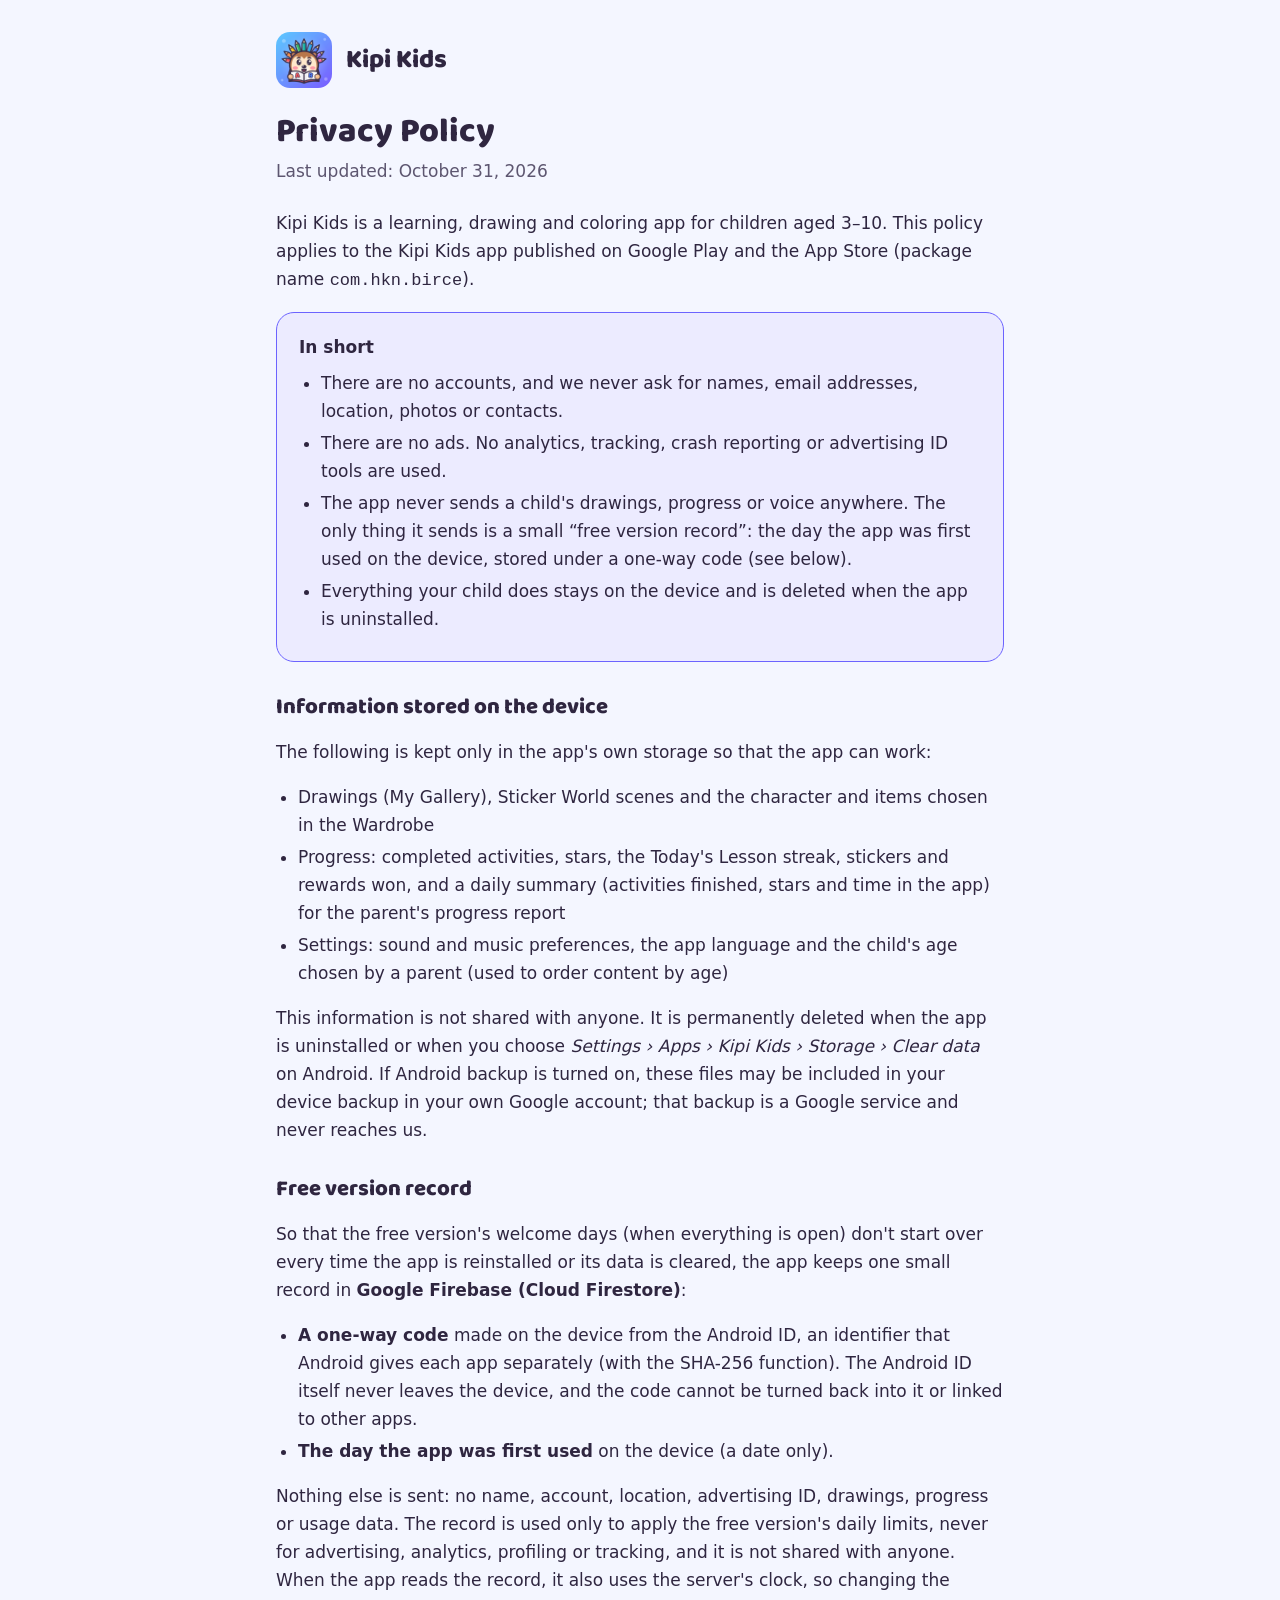
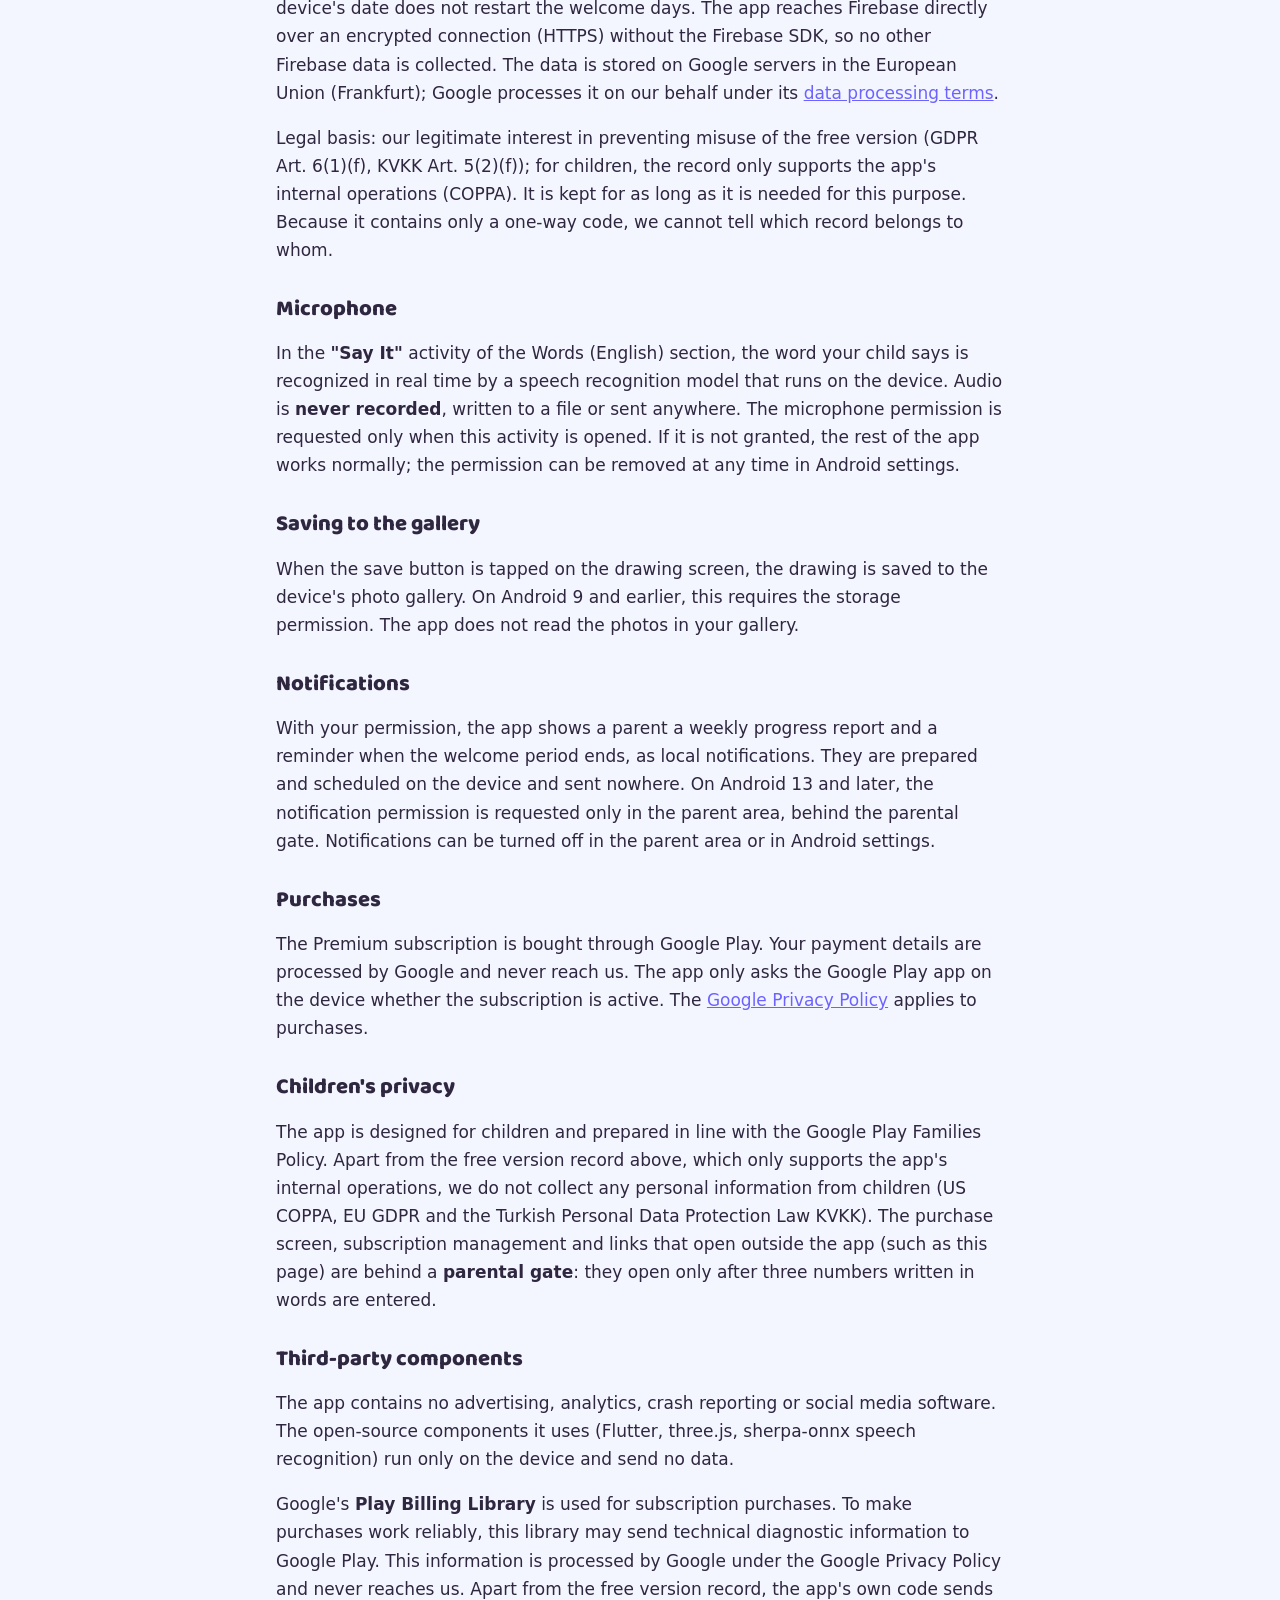
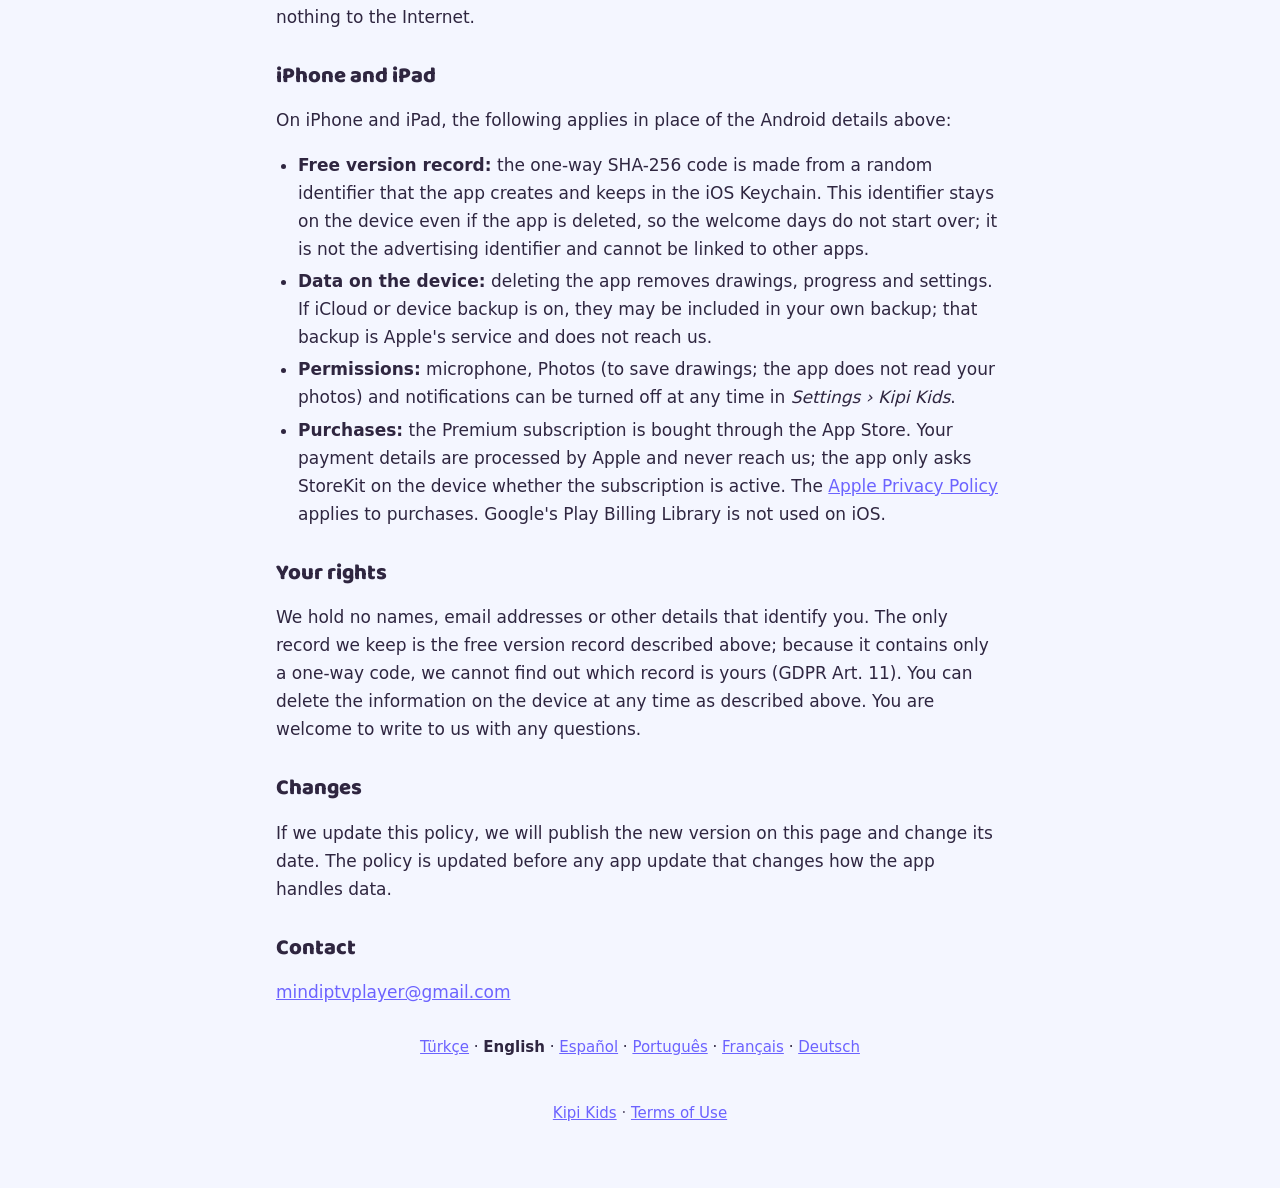
<file: en/privacy/index.html>
<!doctype html>
<html lang="en">
<head>
<meta charset="utf-8">
<meta name="viewport" content="width=device-width, initial-scale=1">
<title>Kipi Kids · Privacy Policy</title>
<meta name="description" content="Privacy policy of the Kipi Kids children&#x27;s app: no ads, no accounts and no personal details asked; a child&#x27;s drawings and progress stay on the device.">
<link rel="icon" href="../../assets/favicon.png">
<link rel="stylesheet" href="../../assets/style.css">
</head>
<body>
<main>
  <header class="top">
    <img src="../../assets/icon.png" alt="">
    <a href="../../">Kipi Kids</a>
  </header>

  <h1>Privacy Policy</h1>
  <p class="updated">Last updated: October 31, 2026</p>

  <p>Kipi Kids is a learning, drawing and coloring app for children aged 3–10. This policy applies to the Kipi Kids app published on Google Play and the App Store (package name <code>com.hkn.birce</code>).</p>

  <div class="card summary">
    <strong>In short</strong>
    <ul>
      <li>There are no accounts, and we never ask for names, email addresses, location, photos or contacts.</li>
      <li>There are no ads. No analytics, tracking, crash reporting or advertising ID tools are used.</li>
      <li>The app never sends a child's drawings, progress or voice anywhere. The only thing it sends is a small “free version record”: the day the app was first used on the device, stored under a one-way code (see below).</li>
      <li>Everything your child does stays on the device and is deleted when the app is uninstalled.</li>
    </ul>
  </div>

  <h2>Information stored on the device</h2>
  <p>The following is kept only in the app's own storage so that the app can work:</p>
  <ul>
    <li>Drawings (My Gallery), Sticker World scenes and the character and items chosen in the Wardrobe</li>
    <li>Progress: completed activities, stars, the Today's Lesson streak, stickers and rewards won, and a daily summary (activities finished, stars and time in the app) for the parent's progress report</li>
    <li>Settings: sound and music preferences, the app language and the child's age chosen by a parent (used to order content by age)</li>
  </ul>
  <p>This information is not shared with anyone. It is permanently deleted when the app is uninstalled or when you choose <em>Settings › Apps › Kipi Kids › Storage › Clear data</em> on Android. If Android backup is turned on, these files may be included in your device backup in your own Google account; that backup is a Google service and never reaches us.</p>

  <h2>Free version record</h2>
  <p>So that the free version's welcome days (when everything is open) don't start over every time the app is reinstalled or its data is cleared, the app keeps one small record in <strong>Google Firebase (Cloud Firestore)</strong>:</p>
  <ul>
    <li><strong>A one-way code</strong> made on the device from the Android ID, an identifier that Android gives each app separately (with the SHA-256 function). The Android ID itself never leaves the device, and the code cannot be turned back into it or linked to other apps.</li>
    <li><strong>The day the app was first used</strong> on the device (a date only).</li>
  </ul>
  <p>Nothing else is sent: no name, account, location, advertising ID, drawings, progress or usage data. The record is used only to apply the free version's daily limits, never for advertising, analytics, profiling or tracking, and it is not shared with anyone. When the app reads the record, it also uses the server's clock, so changing the device's date does not restart the welcome days. The app reaches Firebase directly over an encrypted connection (HTTPS) without the Firebase SDK, so no other Firebase data is collected. The data is stored on Google servers in the European Union (Frankfurt); Google processes it on our behalf under its <a href="https://firebase.google.com/terms/data-processing-terms" rel="noopener">data processing terms</a>.</p>
  <p>Legal basis: our legitimate interest in preventing misuse of the free version (GDPR Art. 6(1)(f), KVKK Art. 5(2)(f)); for children, the record only supports the app's internal operations (COPPA). It is kept for as long as it is needed for this purpose. Because it contains only a one-way code, we cannot tell which record belongs to whom.</p>

  <h2>Microphone</h2>
  <p>In the <strong>"Say It"</strong> activity of the Words (English) section, the word your child says is recognized in real time by a speech recognition model that runs on the device. Audio is <strong>never recorded</strong>, written to a file or sent anywhere. The microphone permission is requested only when this activity is opened. If it is not granted, the rest of the app works normally; the permission can be removed at any time in Android settings.</p>

  <h2>Saving to the gallery</h2>
  <p>When the save button is tapped on the drawing screen, the drawing is saved to the device's photo gallery. On Android 9 and earlier, this requires the storage permission. The app does not read the photos in your gallery.</p>

  <h2>Notifications</h2>
  <p>With your permission, the app shows a parent a weekly progress report and a reminder when the welcome period ends, as local notifications. They are prepared and scheduled on the device and sent nowhere. On Android 13 and later, the notification permission is requested only in the parent area, behind the parental gate. Notifications can be turned off in the parent area or in Android settings.</p>

  <h2>Purchases</h2>
  <p>The Premium subscription is bought through Google Play. Your payment details are processed by Google and never reach us. The app only asks the Google Play app on the device whether the subscription is active. The <a href="https://policies.google.com/privacy" rel="noopener">Google Privacy Policy</a> applies to purchases.</p>

  <h2>Children&#x27;s privacy</h2>
  <p>The app is designed for children and prepared in line with the Google Play Families Policy. Apart from the free version record above, which only supports the app's internal operations, we do not collect any personal information from children (US COPPA, EU GDPR and the Turkish Personal Data Protection Law KVKK). The purchase screen, subscription management and links that open outside the app (such as this page) are behind a <strong>parental gate</strong>: they open only after three numbers written in words are entered.</p>

  <h2>Third-party components</h2>
  <p>The app contains no advertising, analytics, crash reporting or social media software. The open-source components it uses (Flutter, three.js, sherpa-onnx speech recognition) run only on the device and send no data.</p>
  <p>Google's <strong>Play Billing Library</strong> is used for subscription purchases. To make purchases work reliably, this library may send technical diagnostic information to Google Play. This information is processed by Google under the Google Privacy Policy and never reaches us. Apart from the free version record, the app's own code sends nothing to the Internet.</p>

  <h2>iPhone and iPad</h2>
  <p>On iPhone and iPad, the following applies in place of the Android details above:</p>
  <ul>
    <li><strong>Free version record:</strong> the one-way SHA-256 code is made from a random identifier that the app creates and keeps in the iOS Keychain. This identifier stays on the device even if the app is deleted, so the welcome days do not start over; it is not the advertising identifier and cannot be linked to other apps.</li>
    <li><strong>Data on the device:</strong> deleting the app removes drawings, progress and settings. If iCloud or device backup is on, they may be included in your own backup; that backup is Apple's service and does not reach us.</li>
    <li><strong>Permissions:</strong> microphone, Photos (to save drawings; the app does not read your photos) and notifications can be turned off at any time in <em>Settings › Kipi Kids</em>.</li>
    <li><strong>Purchases:</strong> the Premium subscription is bought through the App Store. Your payment details are processed by Apple and never reach us; the app only asks StoreKit on the device whether the subscription is active. The <a href="https://www.apple.com/legal/privacy/" rel="noopener">Apple Privacy Policy</a> applies to purchases. Google's Play Billing Library is not used on iOS.</li>
  </ul>

  <h2>Your rights</h2>
  <p>We hold no names, email addresses or other details that identify you. The only record we keep is the free version record described above; because it contains only a one-way code, we cannot find out which record is yours (GDPR Art. 11). You can delete the information on the device at any time as described above. You are welcome to write to us with any questions.</p>

  <h2>Changes</h2>
  <p>If we update this policy, we will publish the new version on this page and change its date. The policy is updated before any app update that changes how the app handles data.</p>

  <h2>Contact</h2>
  <p><a href="mailto:mindiptvplayer@gmail.com">mindiptvplayer@gmail.com</a></p>

  <p class="langs"><a href="../../gizlilik/" lang="tr">Türkçe</a> · <strong>English</strong> · <a href="../../es/privacidad/" lang="es">Español</a> · <a href="../../pt/privacidade/" lang="pt">Português</a> · <a href="../../fr/confidentialite/" lang="fr">Français</a> · <a href="../../de/datenschutz/" lang="de">Deutsch</a></p>

  <footer><a href="../../">Kipi Kids</a> · <a href="../terms/">Terms of Use</a></footer>
</main>
</body>
</html>
</file>
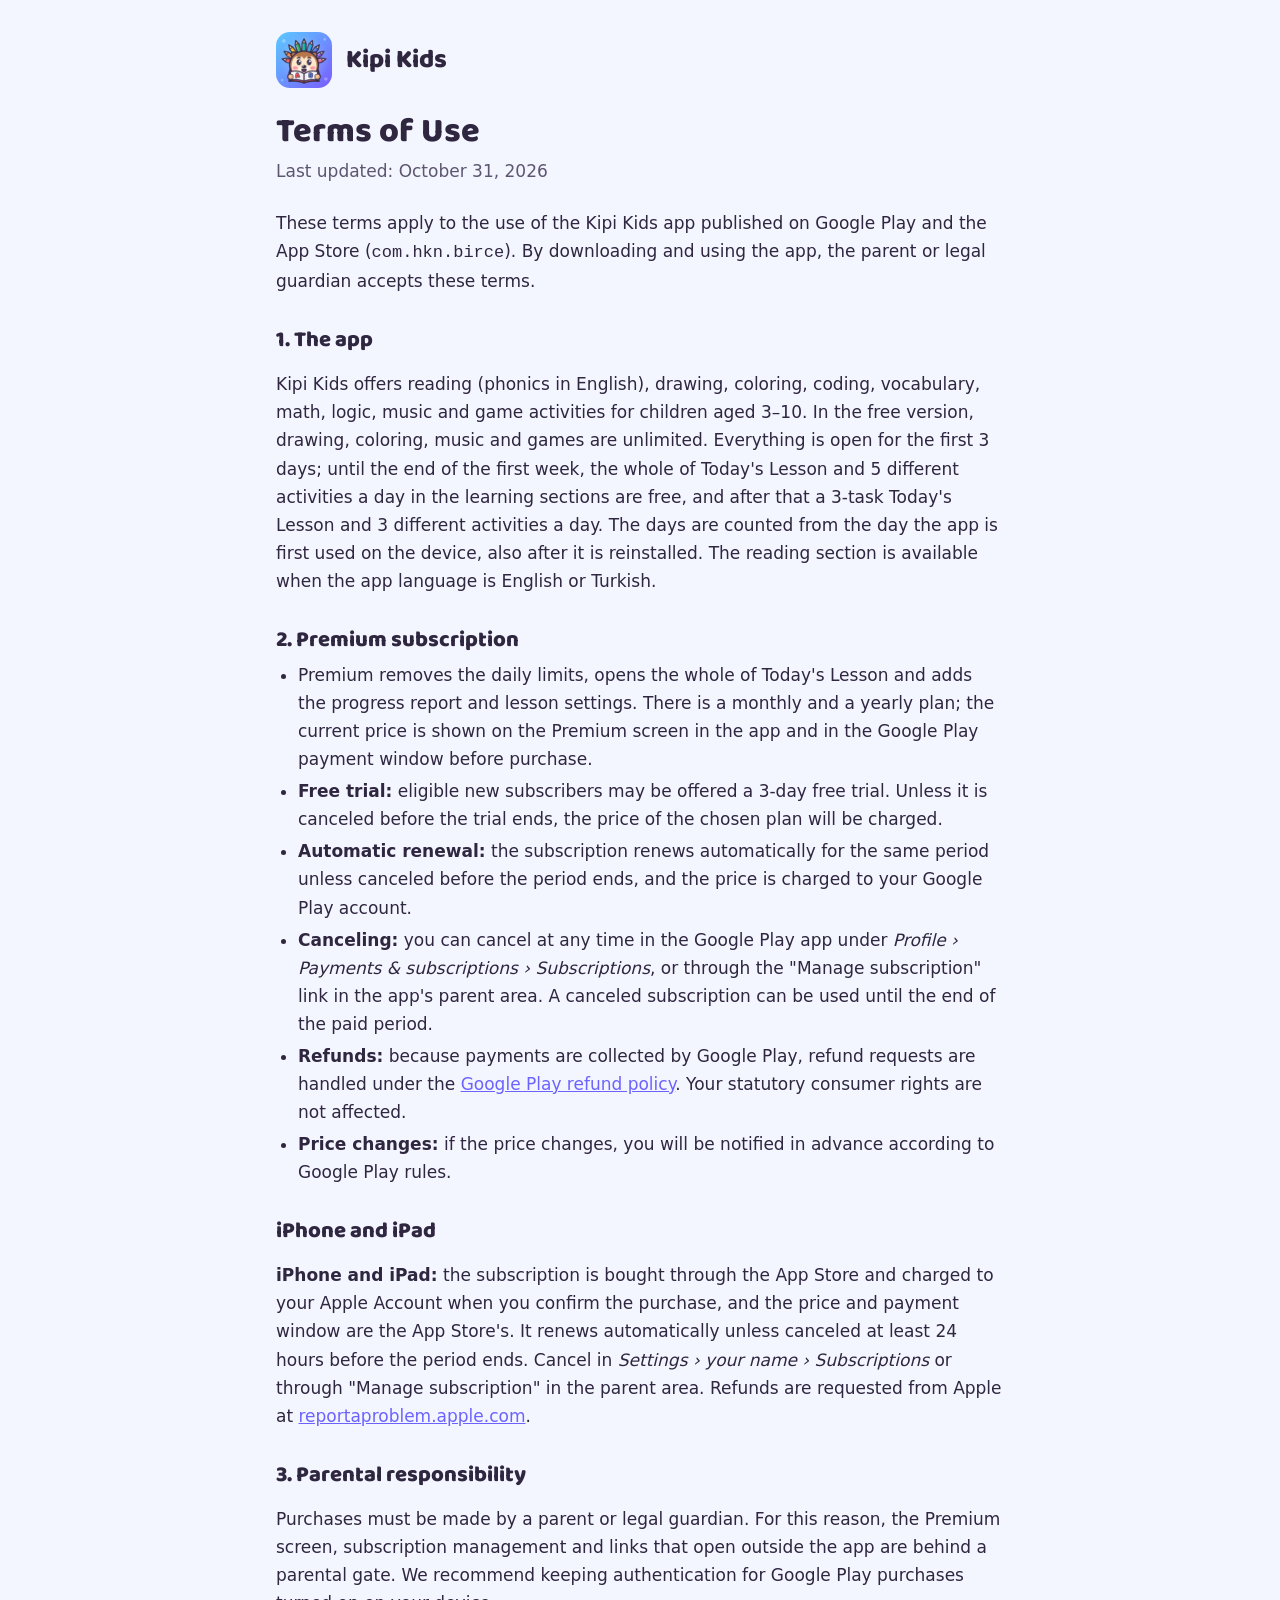
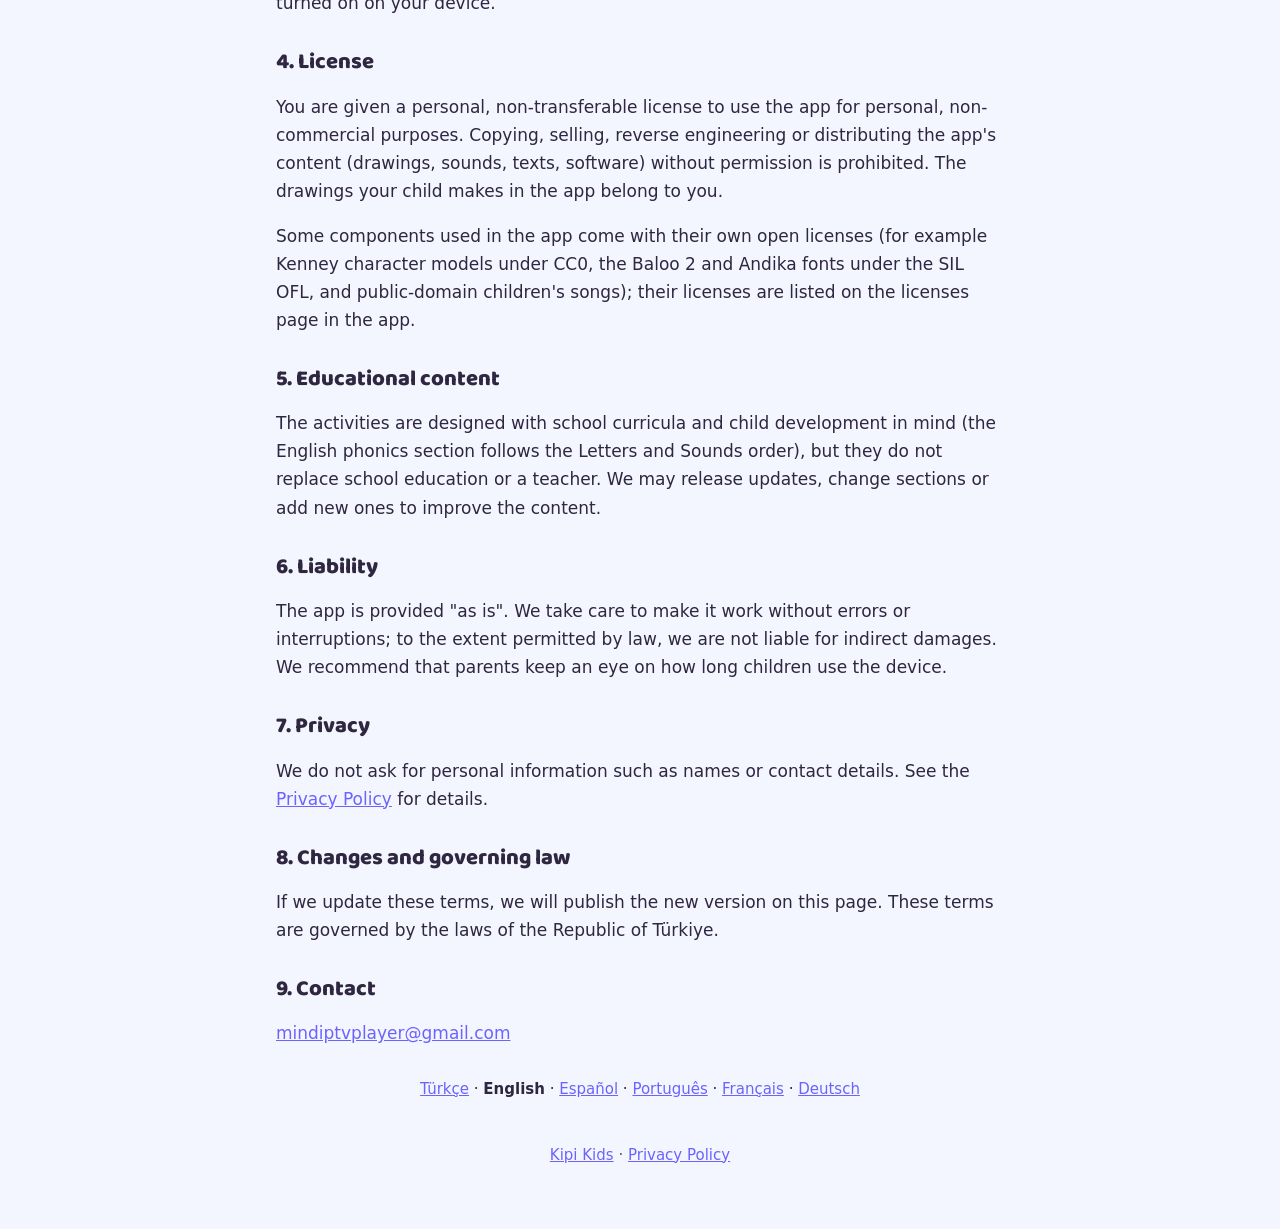
<file: en/terms/index.html>
<!doctype html>
<html lang="en">
<head>
<meta charset="utf-8">
<meta name="viewport" content="width=device-width, initial-scale=1">
<title>Kipi Kids · Terms of Use</title>
<meta name="description" content="Terms of use and Premium subscription terms of the Kipi Kids app.">
<link rel="icon" href="../../assets/favicon.png">
<link rel="stylesheet" href="../../assets/style.css">
</head>
<body>
<main>
  <header class="top">
    <img src="../../assets/icon.png" alt="">
    <a href="../../">Kipi Kids</a>
  </header>

  <h1>Terms of Use</h1>
  <p class="updated">Last updated: October 31, 2026</p>

  <p>These terms apply to the use of the Kipi Kids app published on Google Play and the App Store (<code>com.hkn.birce</code>). By downloading and using the app, the parent or legal guardian accepts these terms.</p>

  <h2>1. The app</h2>
  <p>Kipi Kids offers reading (phonics in English), drawing, coloring, coding, vocabulary, math, logic, music and game activities for children aged 3–10. In the free version, drawing, coloring, music and games are unlimited. Everything is open for the first 3 days; until the end of the first week, the whole of Today's Lesson and 5 different activities a day in the learning sections are free, and after that a 3-task Today's Lesson and 3 different activities a day. The days are counted from the day the app is first used on the device, also after it is reinstalled. The reading section is available when the app language is English or Turkish.</p>

  <h2>2. Premium subscription</h2>
  <ul>
    <li>Premium removes the daily limits, opens the whole of Today's Lesson and adds the progress report and lesson settings. There is a monthly and a yearly plan; the current price is shown on the Premium screen in the app and in the Google Play payment window before purchase.</li>
    <li><strong>Free trial:</strong> eligible new subscribers may be offered a 3-day free trial. Unless it is canceled before the trial ends, the price of the chosen plan will be charged.</li>
    <li><strong>Automatic renewal:</strong> the subscription renews automatically for the same period unless canceled before the period ends, and the price is charged to your Google Play account.</li>
    <li><strong>Canceling:</strong> you can cancel at any time in the Google Play app under <em>Profile › Payments &amp; subscriptions › Subscriptions</em>, or through the "Manage subscription" link in the app's parent area. A canceled subscription can be used until the end of the paid period.</li>
    <li><strong>Refunds:</strong> because payments are collected by Google Play, refund requests are handled under the <a href="https://support.google.com/googleplay/answer/2479637" rel="noopener">Google Play refund policy</a>. Your statutory consumer rights are not affected.</li>
    <li><strong>Price changes:</strong> if the price changes, you will be notified in advance according to Google Play rules.</li>
  </ul>

  <h2>iPhone and iPad</h2>
  <p><strong>iPhone and iPad:</strong> the subscription is bought through the App Store and charged to your Apple Account when you confirm the purchase, and the price and payment window are the App Store's. It renews automatically unless canceled at least 24 hours before the period ends. Cancel in <em>Settings › your name › Subscriptions</em> or through "Manage subscription" in the parent area. Refunds are requested from Apple at <a href="https://reportaproblem.apple.com" rel="noopener">reportaproblem.apple.com</a>.</p>

  <h2>3. Parental responsibility</h2>
  <p>Purchases must be made by a parent or legal guardian. For this reason, the Premium screen, subscription management and links that open outside the app are behind a parental gate. We recommend keeping authentication for Google Play purchases turned on on your device.</p>

  <h2>4. License</h2>
  <p>You are given a personal, non-transferable license to use the app for personal, non-commercial purposes. Copying, selling, reverse engineering or distributing the app's content (drawings, sounds, texts, software) without permission is prohibited. The drawings your child makes in the app belong to you.</p>
  <p>Some components used in the app come with their own open licenses (for example Kenney character models under CC0, the Baloo 2 and Andika fonts under the SIL OFL, and public-domain children's songs); their licenses are listed on the licenses page in the app.</p>

  <h2>5. Educational content</h2>
  <p>The activities are designed with school curricula and child development in mind (the English phonics section follows the Letters and Sounds order), but they do not replace school education or a teacher. We may release updates, change sections or add new ones to improve the content.</p>

  <h2>6. Liability</h2>
  <p>The app is provided "as is". We take care to make it work without errors or interruptions; to the extent permitted by law, we are not liable for indirect damages. We recommend that parents keep an eye on how long children use the device.</p>

  <h2>7. Privacy</h2>
  <p>We do not ask for personal information such as names or contact details. See the <a href="../privacy/">Privacy Policy</a> for details.</p>

  <h2>8. Changes and governing law</h2>
  <p>If we update these terms, we will publish the new version on this page. These terms are governed by the laws of the Republic of Türkiye.</p>

  <h2>9. Contact</h2>
  <p><a href="mailto:mindiptvplayer@gmail.com">mindiptvplayer@gmail.com</a></p>

  <p class="langs"><a href="../../kullanim-kosullari/" lang="tr">Türkçe</a> · <strong>English</strong> · <a href="../../es/terminos/" lang="es">Español</a> · <a href="../../pt/termos/" lang="pt">Português</a> · <a href="../../fr/conditions/" lang="fr">Français</a> · <a href="../../de/nutzungsbedingungen/" lang="de">Deutsch</a></p>

  <footer><a href="../../">Kipi Kids</a> · <a href="../privacy/">Privacy Policy</a></footer>
</main>
</body>
</html>
</file>
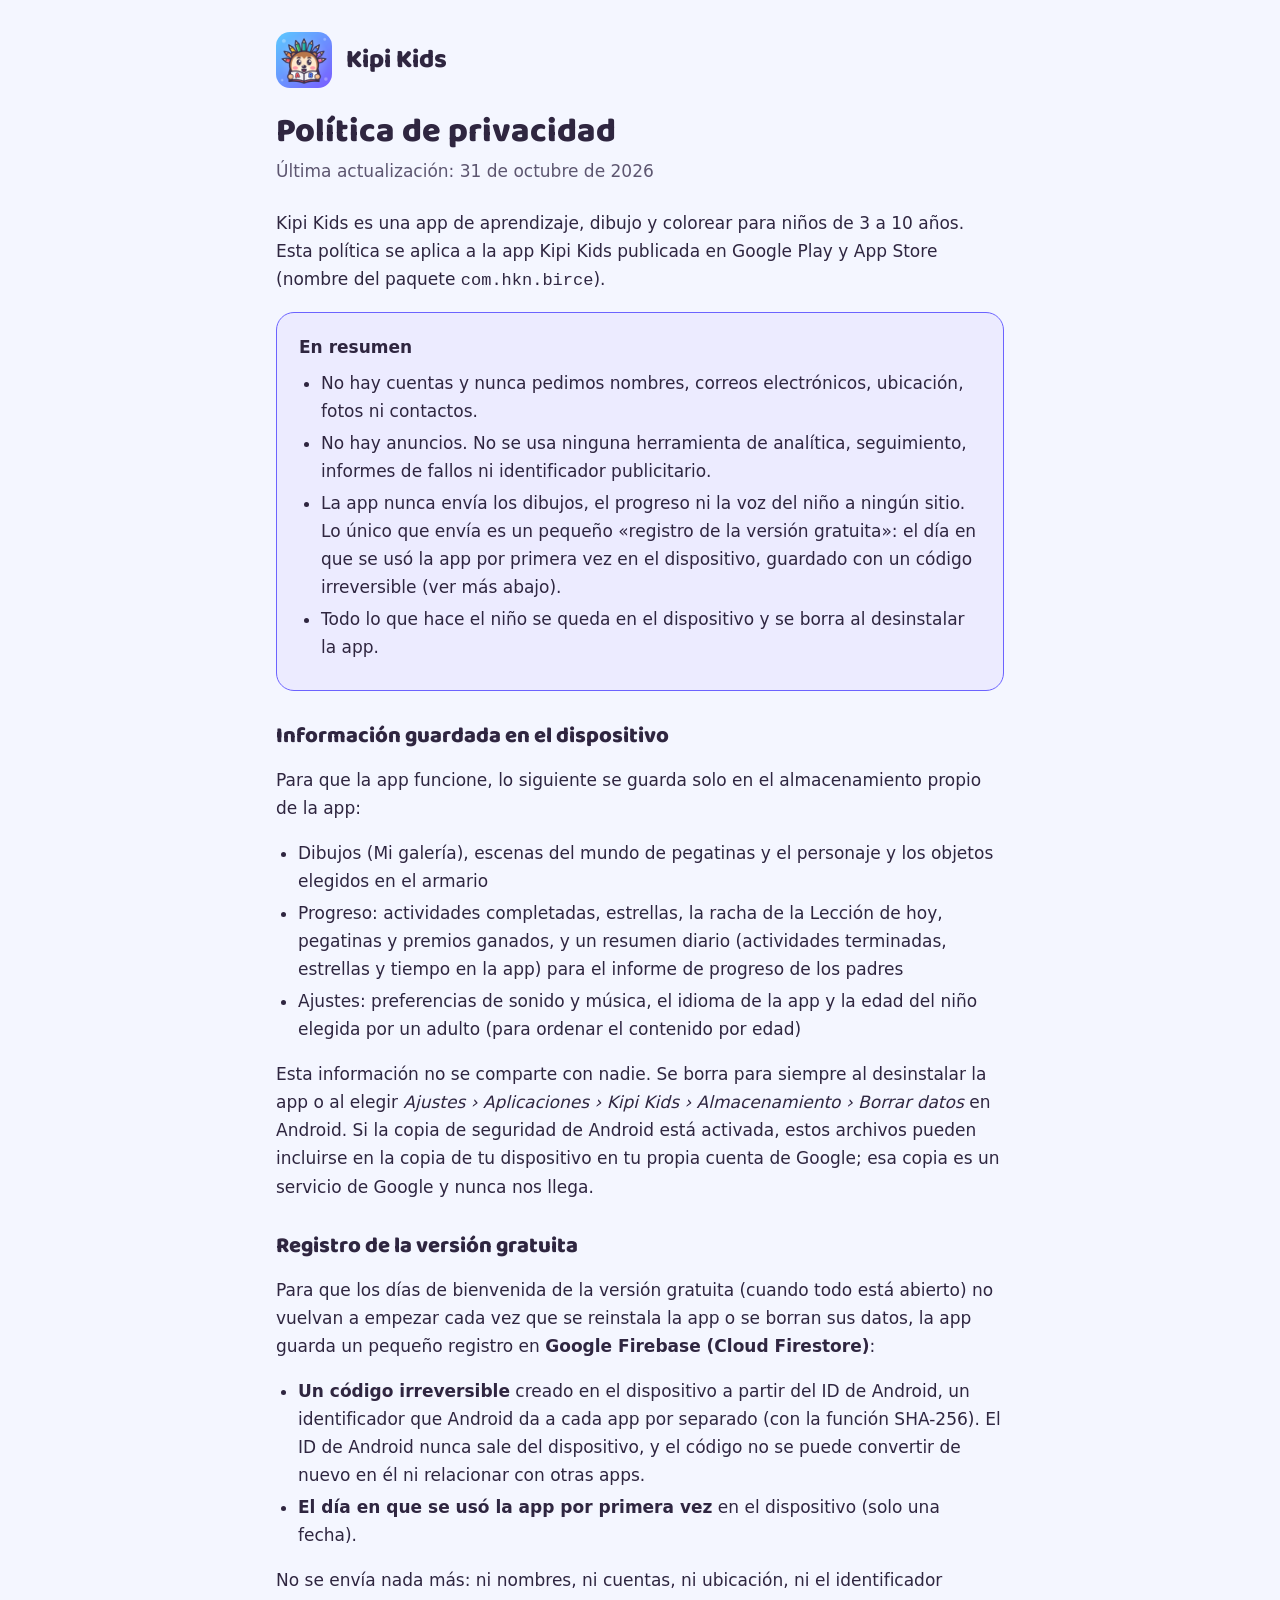
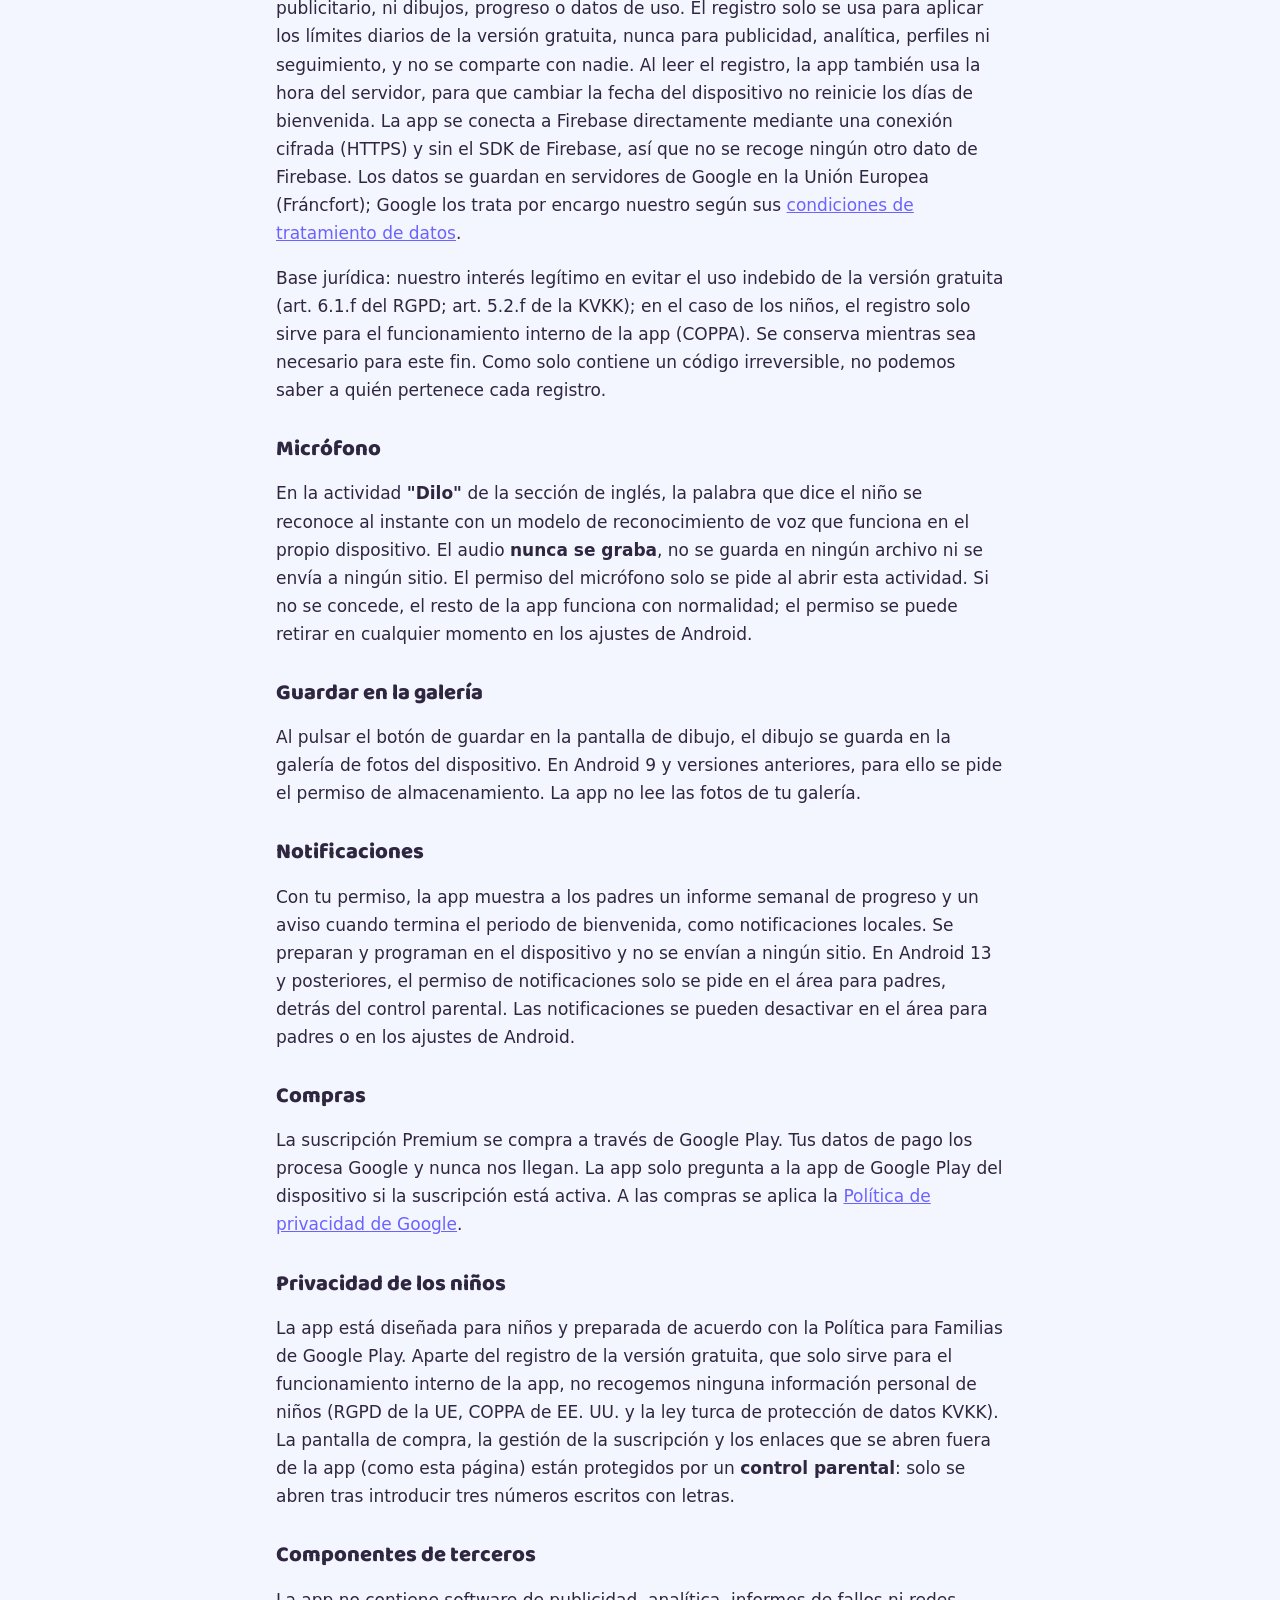
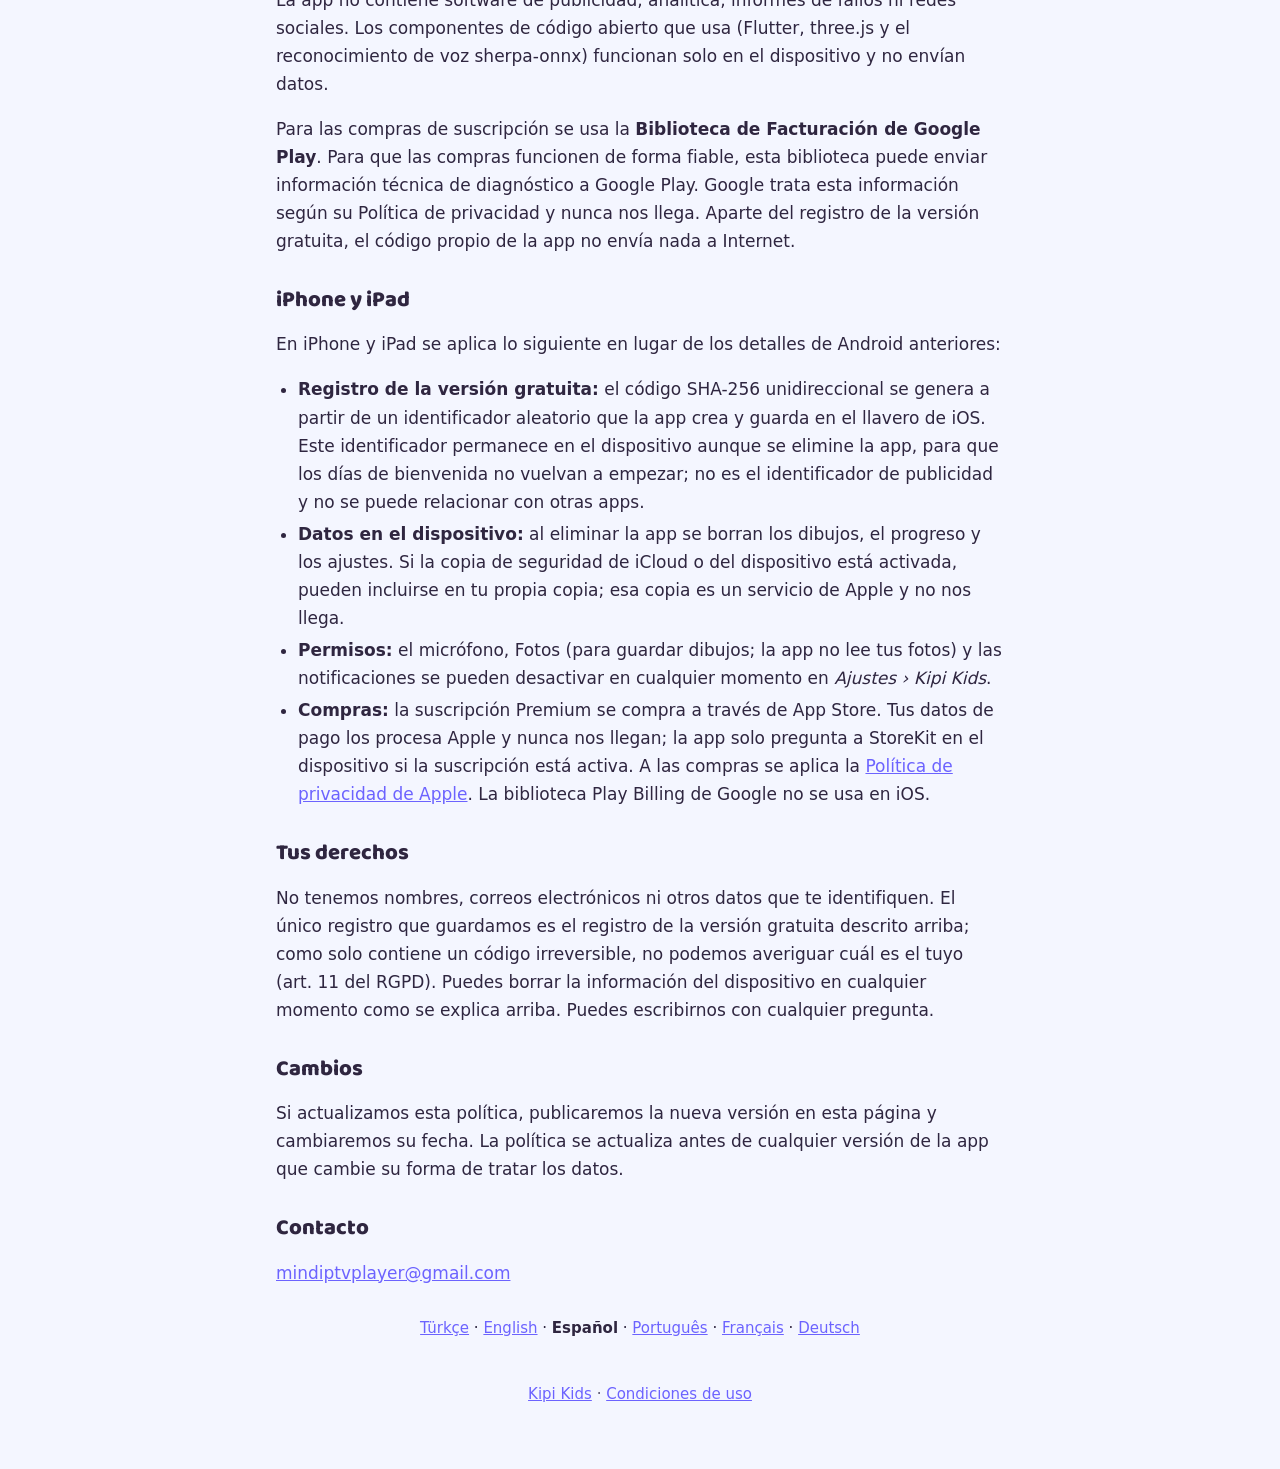
<file: es/privacidad/index.html>
<!doctype html>
<html lang="es">
<head>
<meta charset="utf-8">
<meta name="viewport" content="width=device-width, initial-scale=1">
<title>Kipi Kids · Política de privacidad</title>
<meta name="description" content="Política de privacidad de la app infantil Kipi Kids: sin anuncios, sin cuentas y sin pedir datos personales; los dibujos y el progreso del niño se quedan en el dispositivo.">
<link rel="icon" href="../../assets/favicon.png">
<link rel="stylesheet" href="../../assets/style.css">
</head>
<body>
<main>
  <header class="top">
    <img src="../../assets/icon.png" alt="">
    <a href="../../">Kipi Kids</a>
  </header>

  <h1>Política de privacidad</h1>
  <p class="updated">Última actualización: 31 de octubre de 2026</p>

  <p>Kipi Kids es una app de aprendizaje, dibujo y colorear para niños de 3 a 10 años. Esta política se aplica a la app Kipi Kids publicada en Google Play y App Store (nombre del paquete <code>com.hkn.birce</code>).</p>

  <div class="card summary">
    <strong>En resumen</strong>
    <ul>
      <li>No hay cuentas y nunca pedimos nombres, correos electrónicos, ubicación, fotos ni contactos.</li>
      <li>No hay anuncios. No se usa ninguna herramienta de analítica, seguimiento, informes de fallos ni identificador publicitario.</li>
      <li>La app nunca envía los dibujos, el progreso ni la voz del niño a ningún sitio. Lo único que envía es un pequeño «registro de la versión gratuita»: el día en que se usó la app por primera vez en el dispositivo, guardado con un código irreversible (ver más abajo).</li>
      <li>Todo lo que hace el niño se queda en el dispositivo y se borra al desinstalar la app.</li>
    </ul>
  </div>

  <h2>Información guardada en el dispositivo</h2>
  <p>Para que la app funcione, lo siguiente se guarda solo en el almacenamiento propio de la app:</p>
  <ul>
    <li>Dibujos (Mi galería), escenas del mundo de pegatinas y el personaje y los objetos elegidos en el armario</li>
    <li>Progreso: actividades completadas, estrellas, la racha de la Lección de hoy, pegatinas y premios ganados, y un resumen diario (actividades terminadas, estrellas y tiempo en la app) para el informe de progreso de los padres</li>
    <li>Ajustes: preferencias de sonido y música, el idioma de la app y la edad del niño elegida por un adulto (para ordenar el contenido por edad)</li>
  </ul>
  <p>Esta información no se comparte con nadie. Se borra para siempre al desinstalar la app o al elegir <em>Ajustes › Aplicaciones › Kipi Kids › Almacenamiento › Borrar datos</em> en Android. Si la copia de seguridad de Android está activada, estos archivos pueden incluirse en la copia de tu dispositivo en tu propia cuenta de Google; esa copia es un servicio de Google y nunca nos llega.</p>

  <h2>Registro de la versión gratuita</h2>
  <p>Para que los días de bienvenida de la versión gratuita (cuando todo está abierto) no vuelvan a empezar cada vez que se reinstala la app o se borran sus datos, la app guarda un pequeño registro en <strong>Google Firebase (Cloud Firestore)</strong>:</p>
  <ul>
    <li><strong>Un código irreversible</strong> creado en el dispositivo a partir del ID de Android, un identificador que Android da a cada app por separado (con la función SHA-256). El ID de Android nunca sale del dispositivo, y el código no se puede convertir de nuevo en él ni relacionar con otras apps.</li>
    <li><strong>El día en que se usó la app por primera vez</strong> en el dispositivo (solo una fecha).</li>
  </ul>
  <p>No se envía nada más: ni nombres, ni cuentas, ni ubicación, ni el identificador publicitario, ni dibujos, progreso o datos de uso. El registro solo se usa para aplicar los límites diarios de la versión gratuita, nunca para publicidad, analítica, perfiles ni seguimiento, y no se comparte con nadie. Al leer el registro, la app también usa la hora del servidor, para que cambiar la fecha del dispositivo no reinicie los días de bienvenida. La app se conecta a Firebase directamente mediante una conexión cifrada (HTTPS) y sin el SDK de Firebase, así que no se recoge ningún otro dato de Firebase. Los datos se guardan en servidores de Google en la Unión Europea (Fráncfort); Google los trata por encargo nuestro según sus <a href="https://firebase.google.com/terms/data-processing-terms" rel="noopener">condiciones de tratamiento de datos</a>.</p>
  <p>Base jurídica: nuestro interés legítimo en evitar el uso indebido de la versión gratuita (art. 6.1.f del RGPD; art. 5.2.f de la KVKK); en el caso de los niños, el registro solo sirve para el funcionamiento interno de la app (COPPA). Se conserva mientras sea necesario para este fin. Como solo contiene un código irreversible, no podemos saber a quién pertenece cada registro.</p>

  <h2>Micrófono</h2>
  <p>En la actividad <strong>"Dilo"</strong> de la sección de inglés, la palabra que dice el niño se reconoce al instante con un modelo de reconocimiento de voz que funciona en el propio dispositivo. El audio <strong>nunca se graba</strong>, no se guarda en ningún archivo ni se envía a ningún sitio. El permiso del micrófono solo se pide al abrir esta actividad. Si no se concede, el resto de la app funciona con normalidad; el permiso se puede retirar en cualquier momento en los ajustes de Android.</p>

  <h2>Guardar en la galería</h2>
  <p>Al pulsar el botón de guardar en la pantalla de dibujo, el dibujo se guarda en la galería de fotos del dispositivo. En Android 9 y versiones anteriores, para ello se pide el permiso de almacenamiento. La app no lee las fotos de tu galería.</p>

  <h2>Notificaciones</h2>
  <p>Con tu permiso, la app muestra a los padres un informe semanal de progreso y un aviso cuando termina el periodo de bienvenida, como notificaciones locales. Se preparan y programan en el dispositivo y no se envían a ningún sitio. En Android 13 y posteriores, el permiso de notificaciones solo se pide en el área para padres, detrás del control parental. Las notificaciones se pueden desactivar en el área para padres o en los ajustes de Android.</p>

  <h2>Compras</h2>
  <p>La suscripción Premium se compra a través de Google Play. Tus datos de pago los procesa Google y nunca nos llegan. La app solo pregunta a la app de Google Play del dispositivo si la suscripción está activa. A las compras se aplica la <a href="https://policies.google.com/privacy" rel="noopener">Política de privacidad de Google</a>.</p>

  <h2>Privacidad de los niños</h2>
  <p>La app está diseñada para niños y preparada de acuerdo con la Política para Familias de Google Play. Aparte del registro de la versión gratuita, que solo sirve para el funcionamiento interno de la app, no recogemos ninguna información personal de niños (RGPD de la UE, COPPA de EE. UU. y la ley turca de protección de datos KVKK). La pantalla de compra, la gestión de la suscripción y los enlaces que se abren fuera de la app (como esta página) están protegidos por un <strong>control parental</strong>: solo se abren tras introducir tres números escritos con letras.</p>

  <h2>Componentes de terceros</h2>
  <p>La app no contiene software de publicidad, analítica, informes de fallos ni redes sociales. Los componentes de código abierto que usa (Flutter, three.js y el reconocimiento de voz sherpa-onnx) funcionan solo en el dispositivo y no envían datos.</p>
  <p>Para las compras de suscripción se usa la <strong>Biblioteca de Facturación de Google Play</strong>. Para que las compras funcionen de forma fiable, esta biblioteca puede enviar información técnica de diagnóstico a Google Play. Google trata esta información según su Política de privacidad y nunca nos llega. Aparte del registro de la versión gratuita, el código propio de la app no envía nada a Internet.</p>

  <h2>iPhone y iPad</h2>
  <p>En iPhone y iPad se aplica lo siguiente en lugar de los detalles de Android anteriores:</p>
  <ul>
    <li><strong>Registro de la versión gratuita:</strong> el código SHA-256 unidireccional se genera a partir de un identificador aleatorio que la app crea y guarda en el llavero de iOS. Este identificador permanece en el dispositivo aunque se elimine la app, para que los días de bienvenida no vuelvan a empezar; no es el identificador de publicidad y no se puede relacionar con otras apps.</li>
    <li><strong>Datos en el dispositivo:</strong> al eliminar la app se borran los dibujos, el progreso y los ajustes. Si la copia de seguridad de iCloud o del dispositivo está activada, pueden incluirse en tu propia copia; esa copia es un servicio de Apple y no nos llega.</li>
    <li><strong>Permisos:</strong> el micrófono, Fotos (para guardar dibujos; la app no lee tus fotos) y las notificaciones se pueden desactivar en cualquier momento en <em>Ajustes › Kipi Kids</em>.</li>
    <li><strong>Compras:</strong> la suscripción Premium se compra a través de App Store. Tus datos de pago los procesa Apple y nunca nos llegan; la app solo pregunta a StoreKit en el dispositivo si la suscripción está activa. A las compras se aplica la <a href="https://www.apple.com/legal/privacy/" rel="noopener">Política de privacidad de Apple</a>. La biblioteca Play Billing de Google no se usa en iOS.</li>
  </ul>

  <h2>Tus derechos</h2>
  <p>No tenemos nombres, correos electrónicos ni otros datos que te identifiquen. El único registro que guardamos es el registro de la versión gratuita descrito arriba; como solo contiene un código irreversible, no podemos averiguar cuál es el tuyo (art. 11 del RGPD). Puedes borrar la información del dispositivo en cualquier momento como se explica arriba. Puedes escribirnos con cualquier pregunta.</p>

  <h2>Cambios</h2>
  <p>Si actualizamos esta política, publicaremos la nueva versión en esta página y cambiaremos su fecha. La política se actualiza antes de cualquier versión de la app que cambie su forma de tratar los datos.</p>

  <h2>Contacto</h2>
  <p><a href="mailto:mindiptvplayer@gmail.com">mindiptvplayer@gmail.com</a></p>

  <p class="langs"><a href="../../gizlilik/" lang="tr">Türkçe</a> · <a href="../../en/privacy/" lang="en">English</a> · <strong>Español</strong> · <a href="../../pt/privacidade/" lang="pt">Português</a> · <a href="../../fr/confidentialite/" lang="fr">Français</a> · <a href="../../de/datenschutz/" lang="de">Deutsch</a></p>

  <footer><a href="../../">Kipi Kids</a> · <a href="../terminos/">Condiciones de uso</a></footer>
</main>
</body>
</html>
</file>
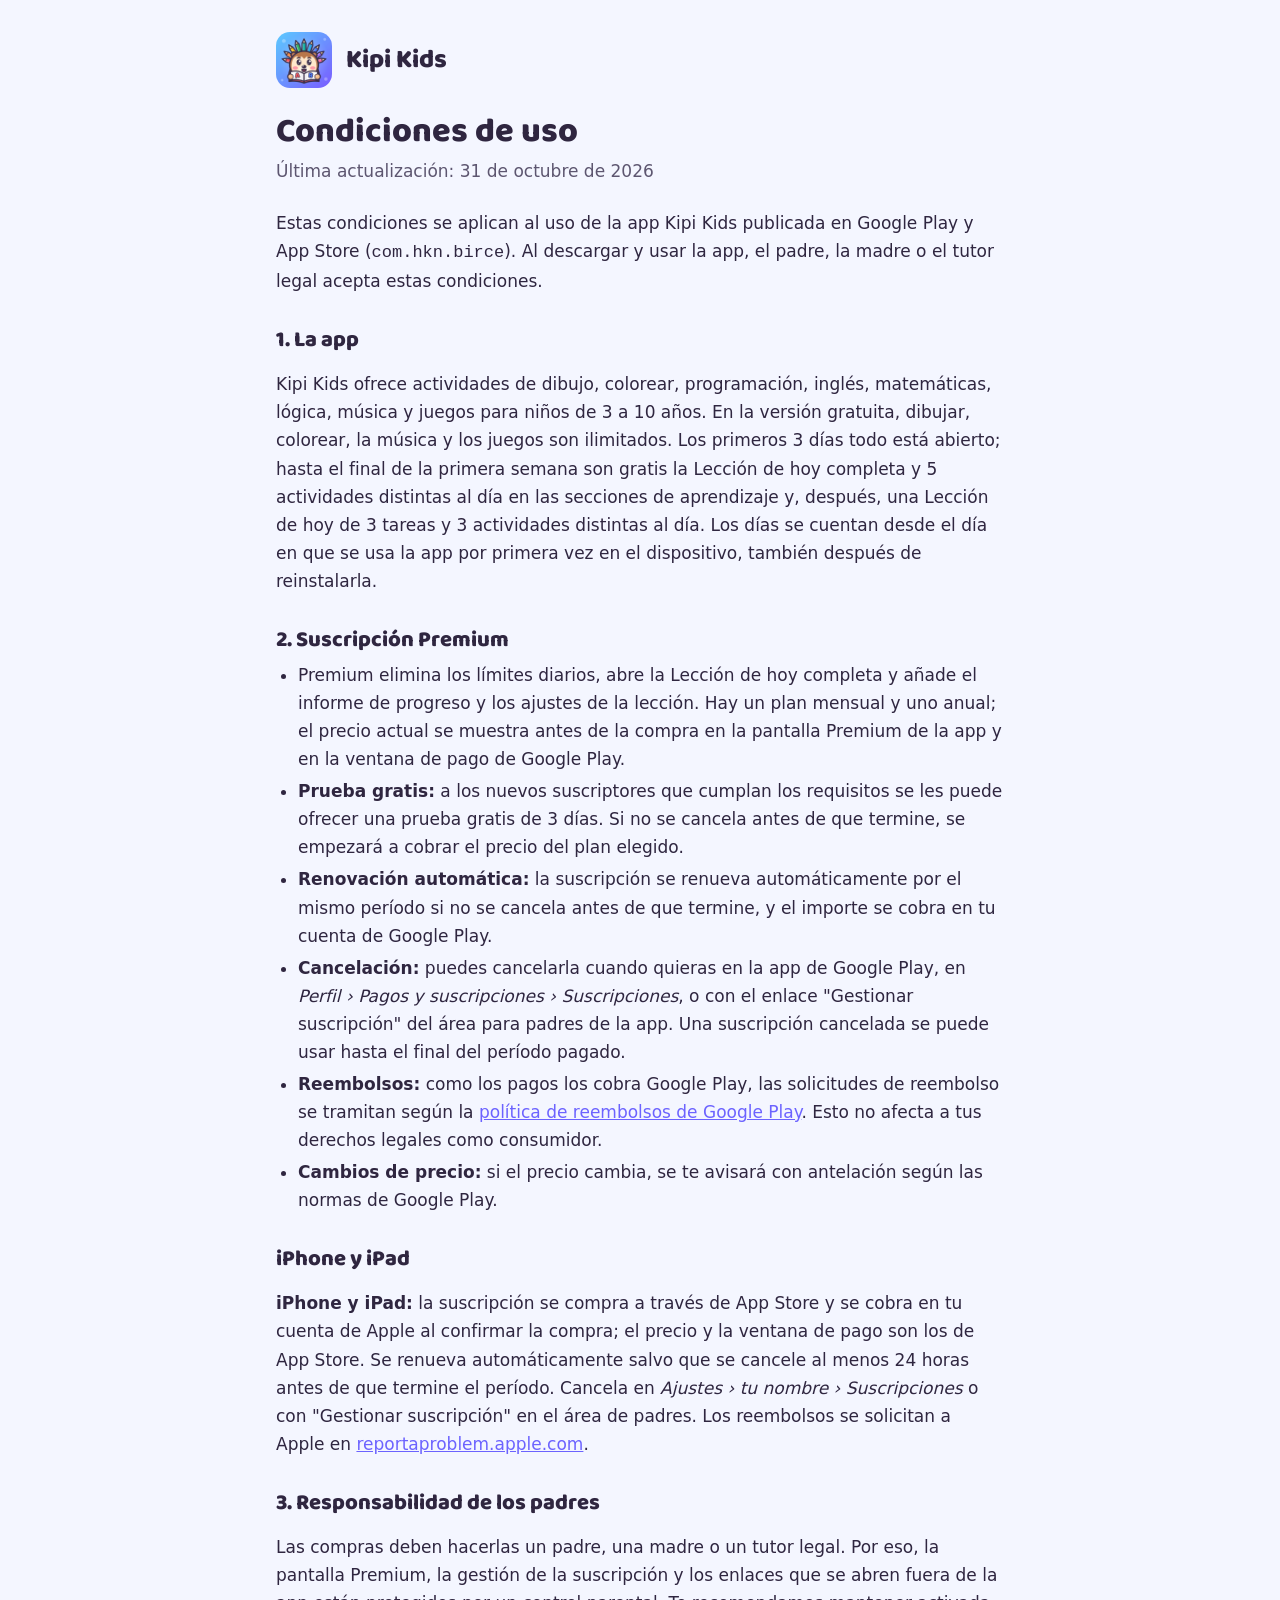
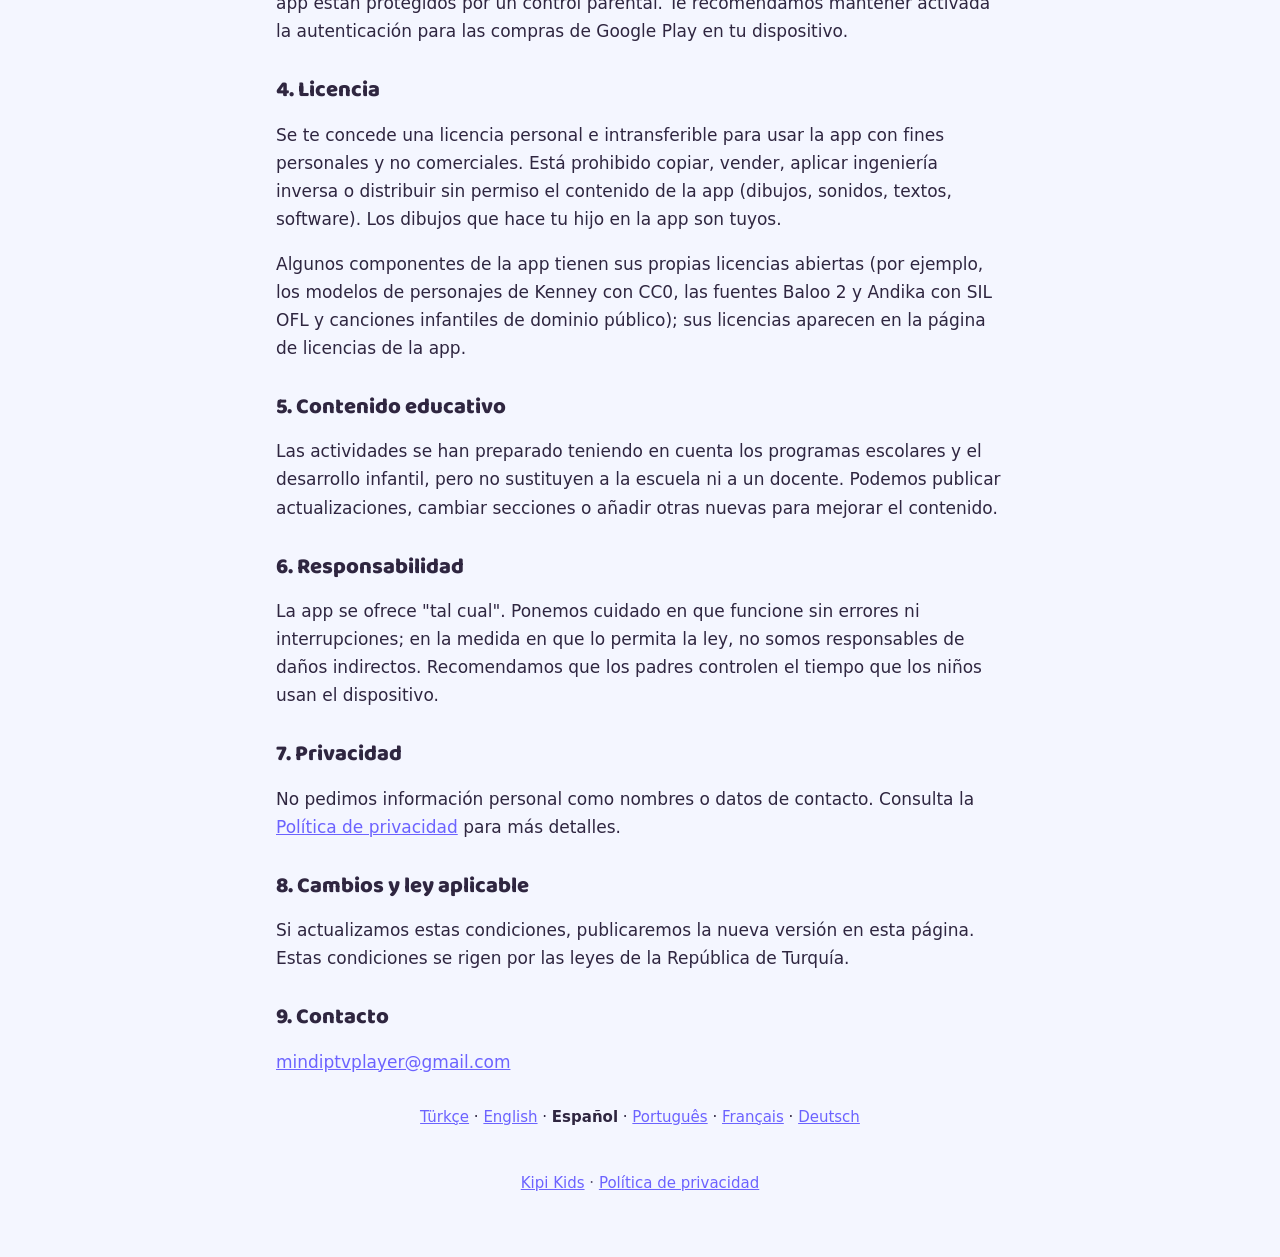
<file: es/terminos/index.html>
<!doctype html>
<html lang="es">
<head>
<meta charset="utf-8">
<meta name="viewport" content="width=device-width, initial-scale=1">
<title>Kipi Kids · Condiciones de uso</title>
<meta name="description" content="Condiciones de uso y de la suscripción Premium de la app Kipi Kids.">
<link rel="icon" href="../../assets/favicon.png">
<link rel="stylesheet" href="../../assets/style.css">
</head>
<body>
<main>
  <header class="top">
    <img src="../../assets/icon.png" alt="">
    <a href="../../">Kipi Kids</a>
  </header>

  <h1>Condiciones de uso</h1>
  <p class="updated">Última actualización: 31 de octubre de 2026</p>

  <p>Estas condiciones se aplican al uso de la app Kipi Kids publicada en Google Play y App Store (<code>com.hkn.birce</code>). Al descargar y usar la app, el padre, la madre o el tutor legal acepta estas condiciones.</p>

  <h2>1. La app</h2>
  <p>Kipi Kids ofrece actividades de dibujo, colorear, programación, inglés, matemáticas, lógica, música y juegos para niños de 3 a 10 años. En la versión gratuita, dibujar, colorear, la música y los juegos son ilimitados. Los primeros 3 días todo está abierto; hasta el final de la primera semana son gratis la Lección de hoy completa y 5 actividades distintas al día en las secciones de aprendizaje y, después, una Lección de hoy de 3 tareas y 3 actividades distintas al día. Los días se cuentan desde el día en que se usa la app por primera vez en el dispositivo, también después de reinstalarla.</p>

  <h2>2. Suscripción Premium</h2>
  <ul>
    <li>Premium elimina los límites diarios, abre la Lección de hoy completa y añade el informe de progreso y los ajustes de la lección. Hay un plan mensual y uno anual; el precio actual se muestra antes de la compra en la pantalla Premium de la app y en la ventana de pago de Google Play.</li>
    <li><strong>Prueba gratis:</strong> a los nuevos suscriptores que cumplan los requisitos se les puede ofrecer una prueba gratis de 3 días. Si no se cancela antes de que termine, se empezará a cobrar el precio del plan elegido.</li>
    <li><strong>Renovación automática:</strong> la suscripción se renueva automáticamente por el mismo período si no se cancela antes de que termine, y el importe se cobra en tu cuenta de Google Play.</li>
    <li><strong>Cancelación:</strong> puedes cancelarla cuando quieras en la app de Google Play, en <em>Perfil › Pagos y suscripciones › Suscripciones</em>, o con el enlace "Gestionar suscripción" del área para padres de la app. Una suscripción cancelada se puede usar hasta el final del período pagado.</li>
    <li><strong>Reembolsos:</strong> como los pagos los cobra Google Play, las solicitudes de reembolso se tramitan según la <a href="https://support.google.com/googleplay/answer/2479637" rel="noopener">política de reembolsos de Google Play</a>. Esto no afecta a tus derechos legales como consumidor.</li>
    <li><strong>Cambios de precio:</strong> si el precio cambia, se te avisará con antelación según las normas de Google Play.</li>
  </ul>

  <h2>iPhone y iPad</h2>
  <p><strong>iPhone y iPad:</strong> la suscripción se compra a través de App Store y se cobra en tu cuenta de Apple al confirmar la compra; el precio y la ventana de pago son los de App Store. Se renueva automáticamente salvo que se cancele al menos 24 horas antes de que termine el período. Cancela en <em>Ajustes › tu nombre › Suscripciones</em> o con "Gestionar suscripción" en el área de padres. Los reembolsos se solicitan a Apple en <a href="https://reportaproblem.apple.com" rel="noopener">reportaproblem.apple.com</a>.</p>

  <h2>3. Responsabilidad de los padres</h2>
  <p>Las compras deben hacerlas un padre, una madre o un tutor legal. Por eso, la pantalla Premium, la gestión de la suscripción y los enlaces que se abren fuera de la app están protegidos por un control parental. Te recomendamos mantener activada la autenticación para las compras de Google Play en tu dispositivo.</p>

  <h2>4. Licencia</h2>
  <p>Se te concede una licencia personal e intransferible para usar la app con fines personales y no comerciales. Está prohibido copiar, vender, aplicar ingeniería inversa o distribuir sin permiso el contenido de la app (dibujos, sonidos, textos, software). Los dibujos que hace tu hijo en la app son tuyos.</p>
  <p>Algunos componentes de la app tienen sus propias licencias abiertas (por ejemplo, los modelos de personajes de Kenney con CC0, las fuentes Baloo 2 y Andika con SIL OFL y canciones infantiles de dominio público); sus licencias aparecen en la página de licencias de la app.</p>

  <h2>5. Contenido educativo</h2>
  <p>Las actividades se han preparado teniendo en cuenta los programas escolares y el desarrollo infantil, pero no sustituyen a la escuela ni a un docente. Podemos publicar actualizaciones, cambiar secciones o añadir otras nuevas para mejorar el contenido.</p>

  <h2>6. Responsabilidad</h2>
  <p>La app se ofrece "tal cual". Ponemos cuidado en que funcione sin errores ni interrupciones; en la medida en que lo permita la ley, no somos responsables de daños indirectos. Recomendamos que los padres controlen el tiempo que los niños usan el dispositivo.</p>

  <h2>7. Privacidad</h2>
  <p>No pedimos información personal como nombres o datos de contacto. Consulta la <a href="../privacidad/">Política de privacidad</a> para más detalles.</p>

  <h2>8. Cambios y ley aplicable</h2>
  <p>Si actualizamos estas condiciones, publicaremos la nueva versión en esta página. Estas condiciones se rigen por las leyes de la República de Turquía.</p>

  <h2>9. Contacto</h2>
  <p><a href="mailto:mindiptvplayer@gmail.com">mindiptvplayer@gmail.com</a></p>

  <p class="langs"><a href="../../kullanim-kosullari/" lang="tr">Türkçe</a> · <a href="../../en/terms/" lang="en">English</a> · <strong>Español</strong> · <a href="../../pt/termos/" lang="pt">Português</a> · <a href="../../fr/conditions/" lang="fr">Français</a> · <a href="../../de/nutzungsbedingungen/" lang="de">Deutsch</a></p>

  <footer><a href="../../">Kipi Kids</a> · <a href="../privacidad/">Política de privacidad</a></footer>
</main>
</body>
</html>
</file>
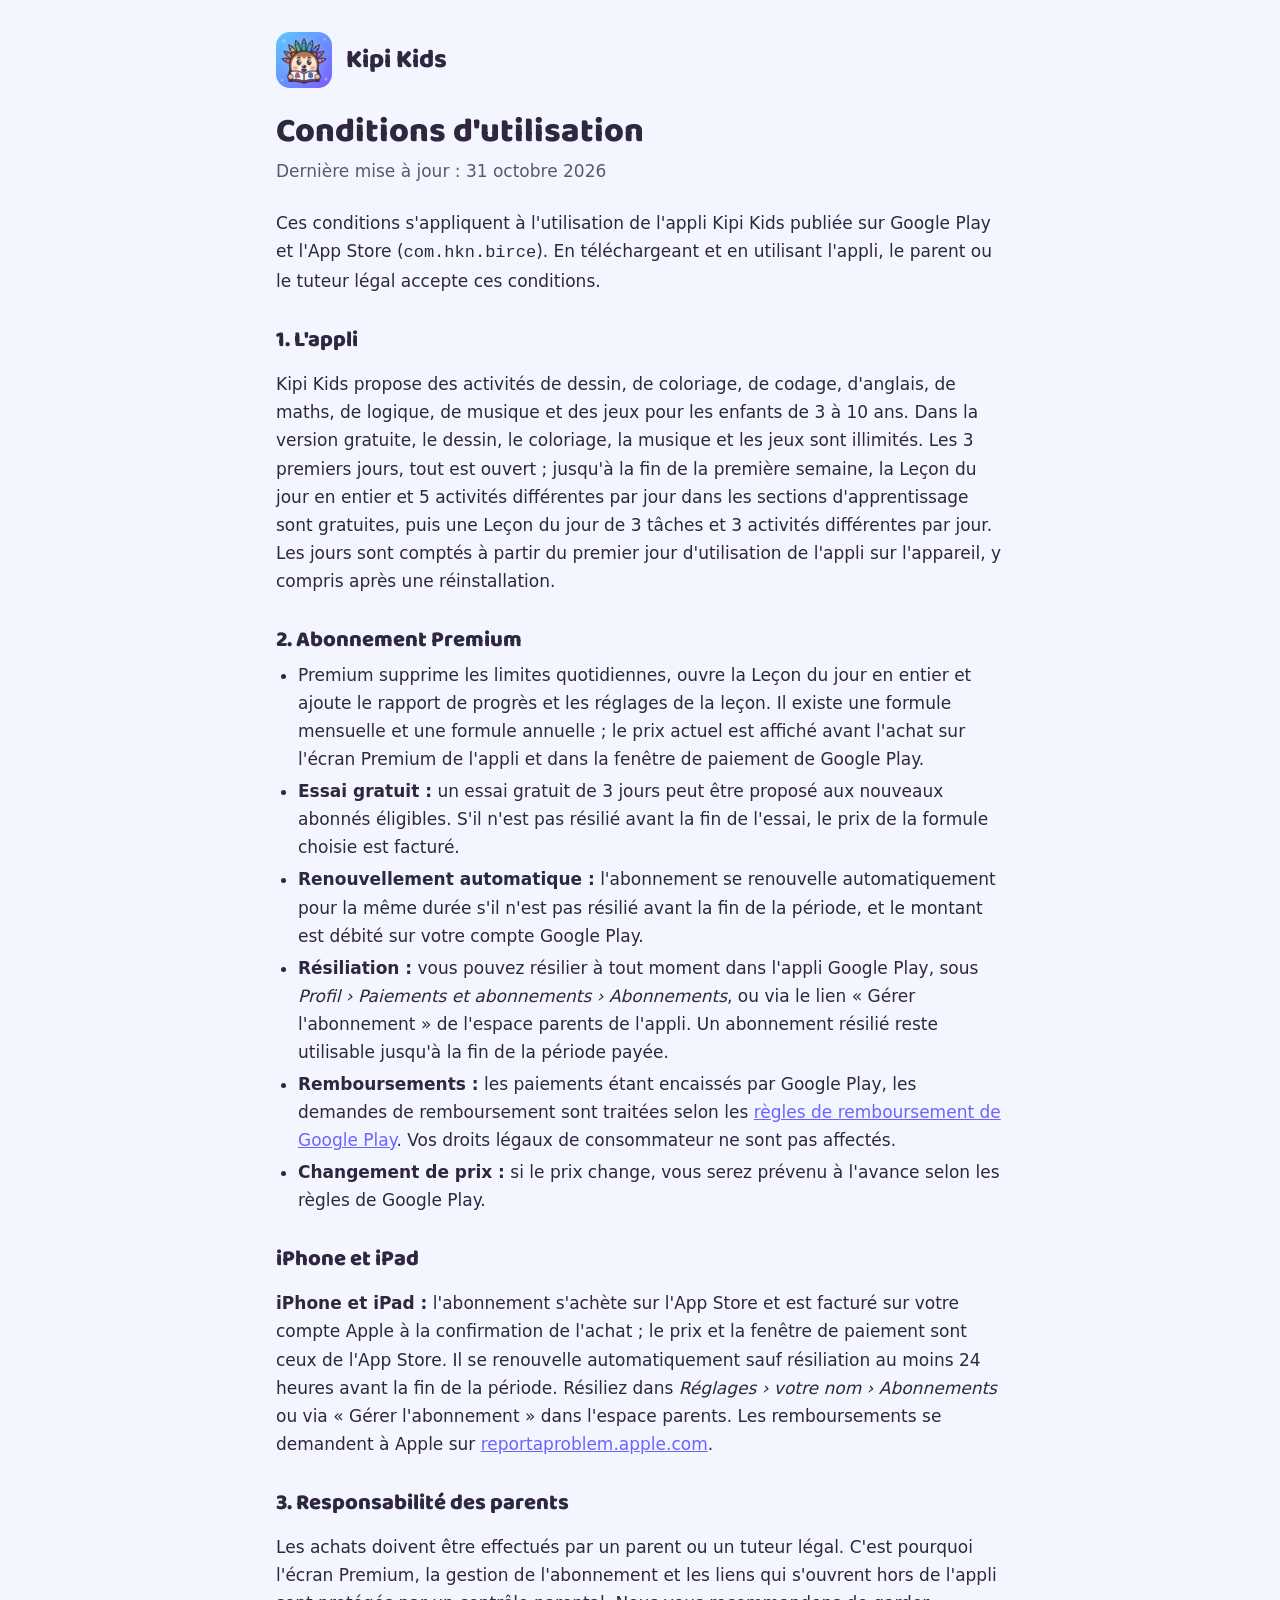
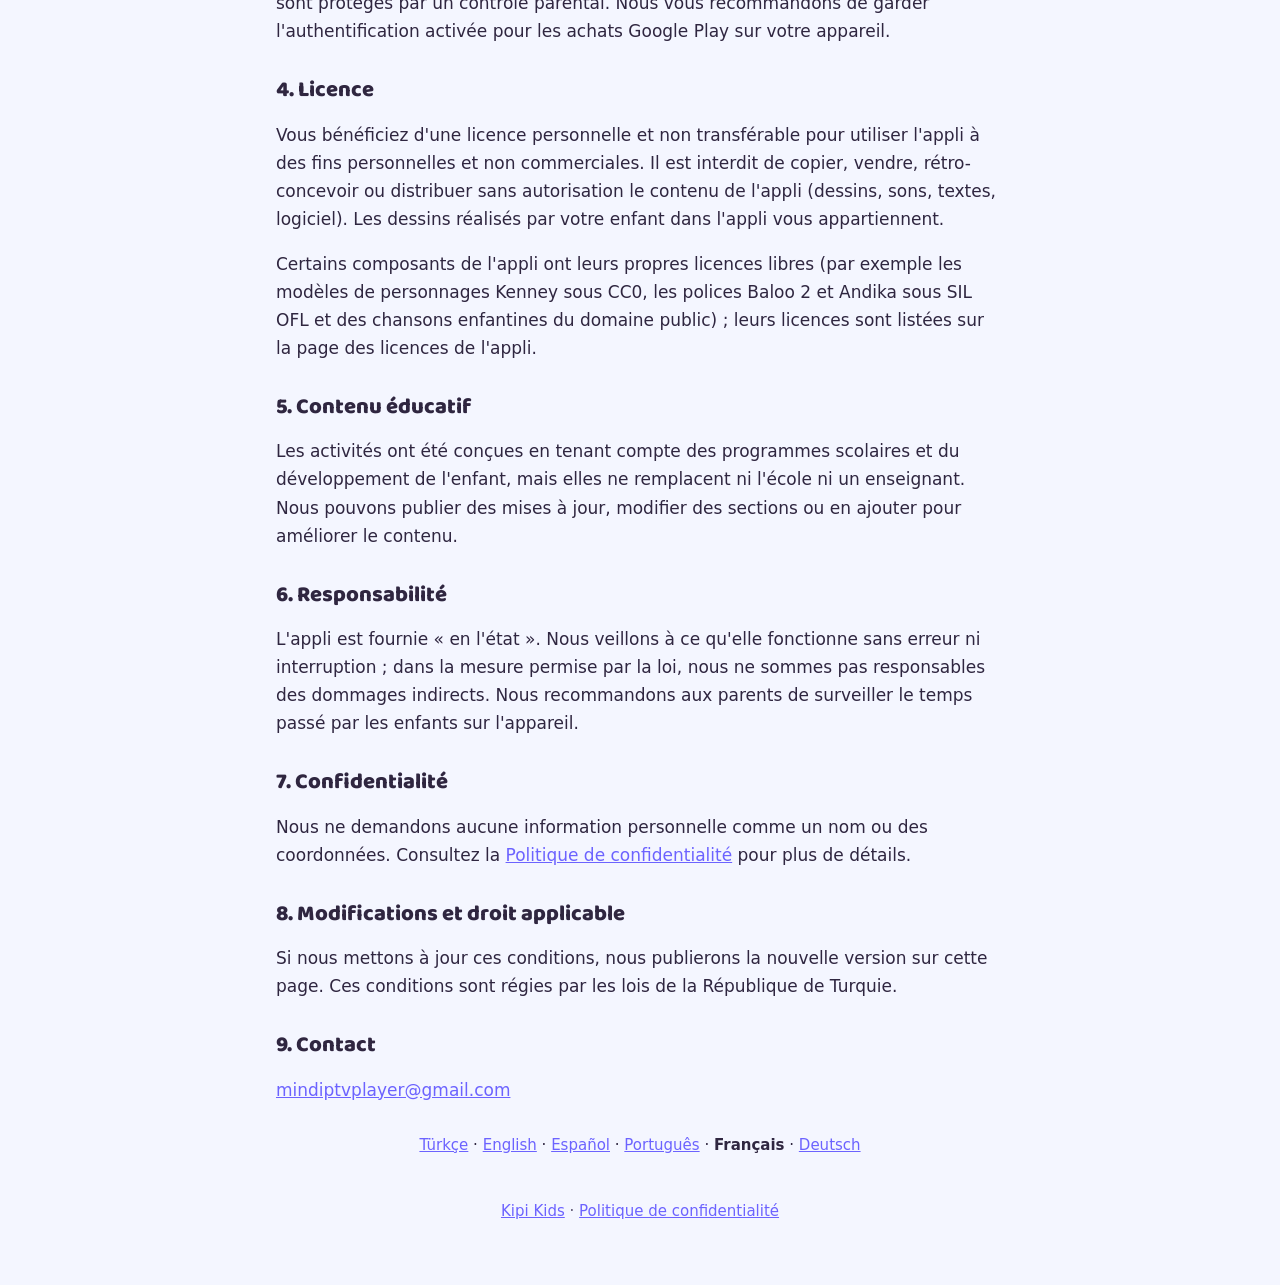
<file: fr/conditions/index.html>
<!doctype html>
<html lang="fr">
<head>
<meta charset="utf-8">
<meta name="viewport" content="width=device-width, initial-scale=1">
<title>Kipi Kids · Conditions d&#x27;utilisation</title>
<meta name="description" content="Conditions d&#x27;utilisation et de l&#x27;abonnement Premium de l&#x27;appli Kipi Kids.">
<link rel="icon" href="../../assets/favicon.png">
<link rel="stylesheet" href="../../assets/style.css">
</head>
<body>
<main>
  <header class="top">
    <img src="../../assets/icon.png" alt="">
    <a href="../../">Kipi Kids</a>
  </header>

  <h1>Conditions d&#x27;utilisation</h1>
  <p class="updated">Dernière mise à jour : 31 octobre 2026</p>

  <p>Ces conditions s'appliquent à l'utilisation de l'appli Kipi Kids publiée sur Google Play et l'App Store (<code>com.hkn.birce</code>). En téléchargeant et en utilisant l'appli, le parent ou le tuteur légal accepte ces conditions.</p>

  <h2>1. L&#x27;appli</h2>
  <p>Kipi Kids propose des activités de dessin, de coloriage, de codage, d'anglais, de maths, de logique, de musique et des jeux pour les enfants de 3 à 10 ans. Dans la version gratuite, le dessin, le coloriage, la musique et les jeux sont illimités. Les 3 premiers jours, tout est ouvert ; jusqu'à la fin de la première semaine, la Leçon du jour en entier et 5 activités différentes par jour dans les sections d'apprentissage sont gratuites, puis une Leçon du jour de 3 tâches et 3 activités différentes par jour. Les jours sont comptés à partir du premier jour d'utilisation de l'appli sur l'appareil, y compris après une réinstallation.</p>

  <h2>2. Abonnement Premium</h2>
  <ul>
    <li>Premium supprime les limites quotidiennes, ouvre la Leçon du jour en entier et ajoute le rapport de progrès et les réglages de la leçon. Il existe une formule mensuelle et une formule annuelle ; le prix actuel est affiché avant l'achat sur l'écran Premium de l'appli et dans la fenêtre de paiement de Google Play.</li>
    <li><strong>Essai gratuit :</strong> un essai gratuit de 3 jours peut être proposé aux nouveaux abonnés éligibles. S'il n'est pas résilié avant la fin de l'essai, le prix de la formule choisie est facturé.</li>
    <li><strong>Renouvellement automatique :</strong> l'abonnement se renouvelle automatiquement pour la même durée s'il n'est pas résilié avant la fin de la période, et le montant est débité sur votre compte Google Play.</li>
    <li><strong>Résiliation :</strong> vous pouvez résilier à tout moment dans l'appli Google Play, sous <em>Profil › Paiements et abonnements › Abonnements</em>, ou via le lien « Gérer l'abonnement » de l'espace parents de l'appli. Un abonnement résilié reste utilisable jusqu'à la fin de la période payée.</li>
    <li><strong>Remboursements :</strong> les paiements étant encaissés par Google Play, les demandes de remboursement sont traitées selon les <a href="https://support.google.com/googleplay/answer/2479637" rel="noopener">règles de remboursement de Google Play</a>. Vos droits légaux de consommateur ne sont pas affectés.</li>
    <li><strong>Changement de prix :</strong> si le prix change, vous serez prévenu à l'avance selon les règles de Google Play.</li>
  </ul>

  <h2>iPhone et iPad</h2>
  <p><strong>iPhone et iPad :</strong> l'abonnement s'achète sur l'App Store et est facturé sur votre compte Apple à la confirmation de l'achat ; le prix et la fenêtre de paiement sont ceux de l'App Store. Il se renouvelle automatiquement sauf résiliation au moins 24 heures avant la fin de la période. Résiliez dans <em>Réglages › votre nom › Abonnements</em> ou via « Gérer l'abonnement » dans l'espace parents. Les remboursements se demandent à Apple sur <a href="https://reportaproblem.apple.com" rel="noopener">reportaproblem.apple.com</a>.</p>

  <h2>3. Responsabilité des parents</h2>
  <p>Les achats doivent être effectués par un parent ou un tuteur légal. C'est pourquoi l'écran Premium, la gestion de l'abonnement et les liens qui s'ouvrent hors de l'appli sont protégés par un contrôle parental. Nous vous recommandons de garder l'authentification activée pour les achats Google Play sur votre appareil.</p>

  <h2>4. Licence</h2>
  <p>Vous bénéficiez d'une licence personnelle et non transférable pour utiliser l'appli à des fins personnelles et non commerciales. Il est interdit de copier, vendre, rétro-concevoir ou distribuer sans autorisation le contenu de l'appli (dessins, sons, textes, logiciel). Les dessins réalisés par votre enfant dans l'appli vous appartiennent.</p>
  <p>Certains composants de l'appli ont leurs propres licences libres (par exemple les modèles de personnages Kenney sous CC0, les polices Baloo 2 et Andika sous SIL OFL et des chansons enfantines du domaine public) ; leurs licences sont listées sur la page des licences de l'appli.</p>

  <h2>5. Contenu éducatif</h2>
  <p>Les activités ont été conçues en tenant compte des programmes scolaires et du développement de l'enfant, mais elles ne remplacent ni l'école ni un enseignant. Nous pouvons publier des mises à jour, modifier des sections ou en ajouter pour améliorer le contenu.</p>

  <h2>6. Responsabilité</h2>
  <p>L'appli est fournie « en l'état ». Nous veillons à ce qu'elle fonctionne sans erreur ni interruption ; dans la mesure permise par la loi, nous ne sommes pas responsables des dommages indirects. Nous recommandons aux parents de surveiller le temps passé par les enfants sur l'appareil.</p>

  <h2>7. Confidentialité</h2>
  <p>Nous ne demandons aucune information personnelle comme un nom ou des coordonnées. Consultez la <a href="../confidentialite/">Politique de confidentialité</a> pour plus de détails.</p>

  <h2>8. Modifications et droit applicable</h2>
  <p>Si nous mettons à jour ces conditions, nous publierons la nouvelle version sur cette page. Ces conditions sont régies par les lois de la République de Turquie.</p>

  <h2>9. Contact</h2>
  <p><a href="mailto:mindiptvplayer@gmail.com">mindiptvplayer@gmail.com</a></p>

  <p class="langs"><a href="../../kullanim-kosullari/" lang="tr">Türkçe</a> · <a href="../../en/terms/" lang="en">English</a> · <a href="../../es/terminos/" lang="es">Español</a> · <a href="../../pt/termos/" lang="pt">Português</a> · <strong>Français</strong> · <a href="../../de/nutzungsbedingungen/" lang="de">Deutsch</a></p>

  <footer><a href="../../">Kipi Kids</a> · <a href="../confidentialite/">Politique de confidentialité</a></footer>
</main>
</body>
</html>
</file>
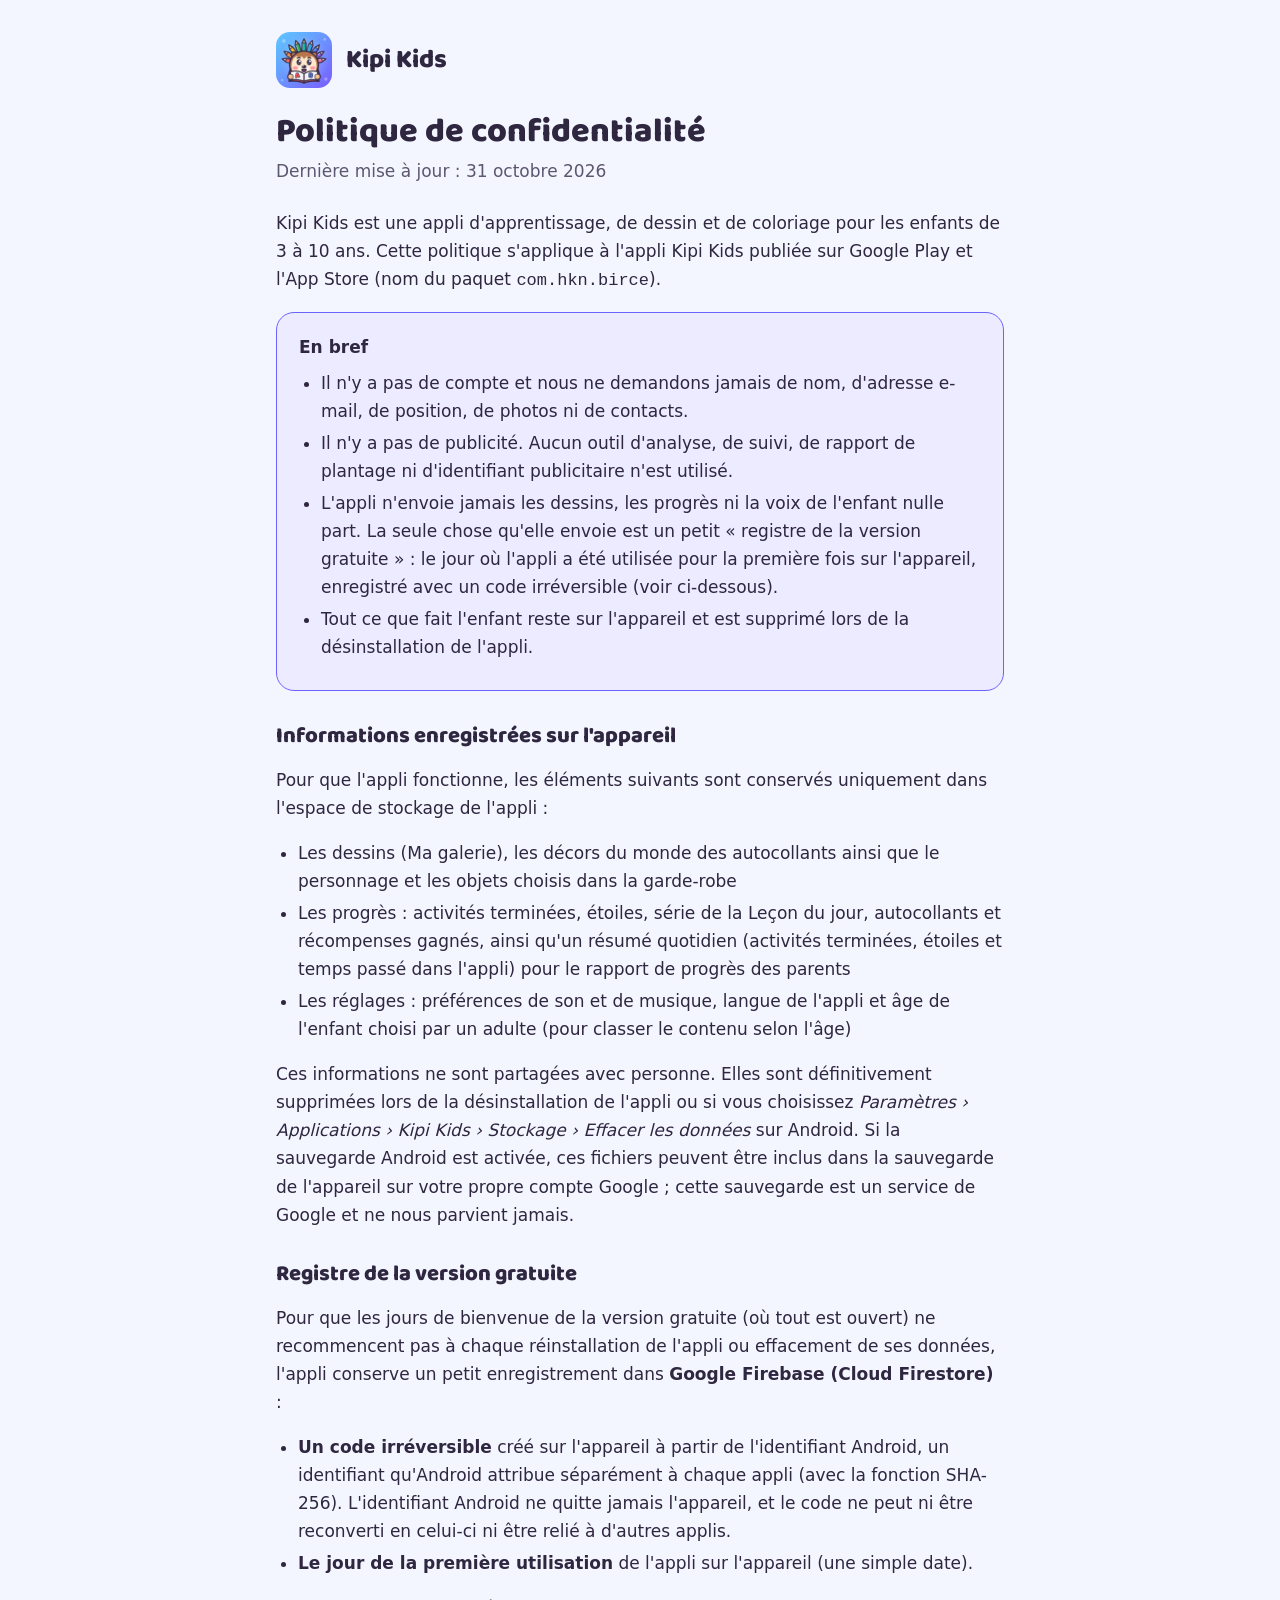
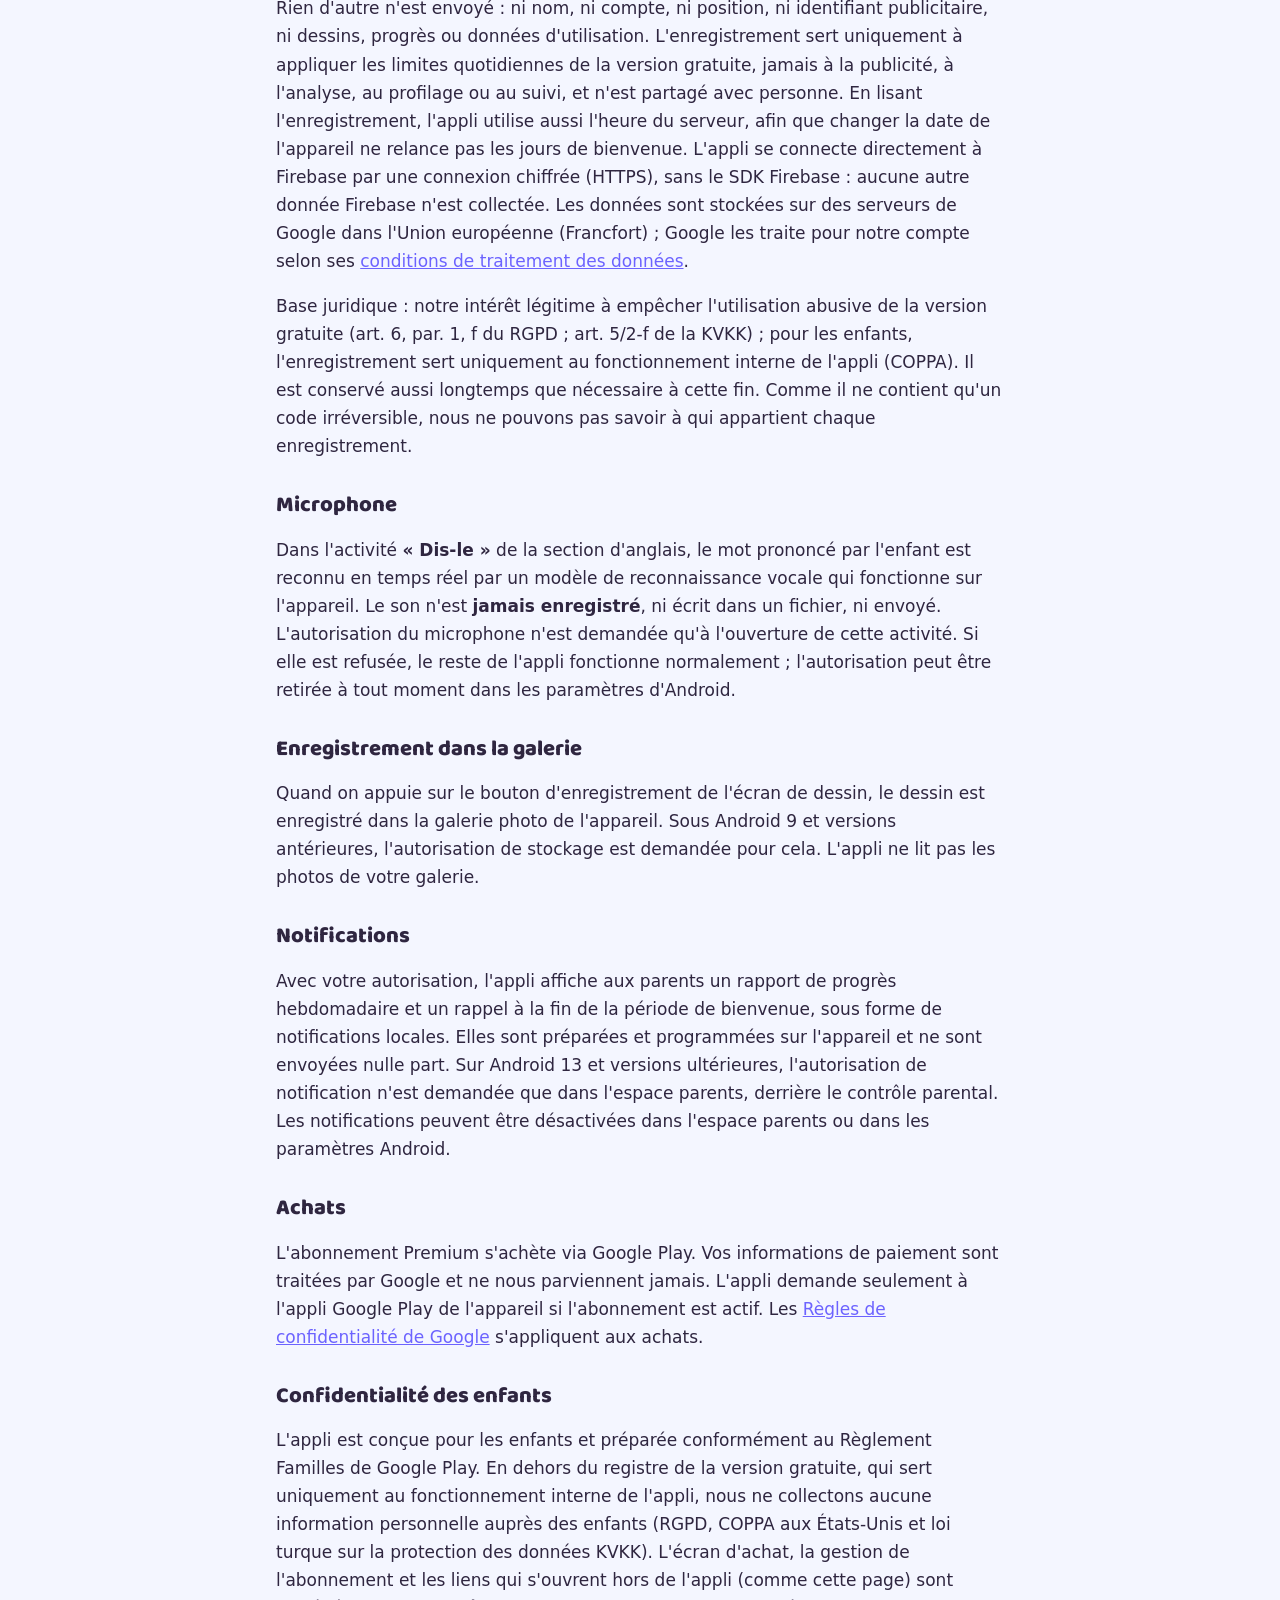
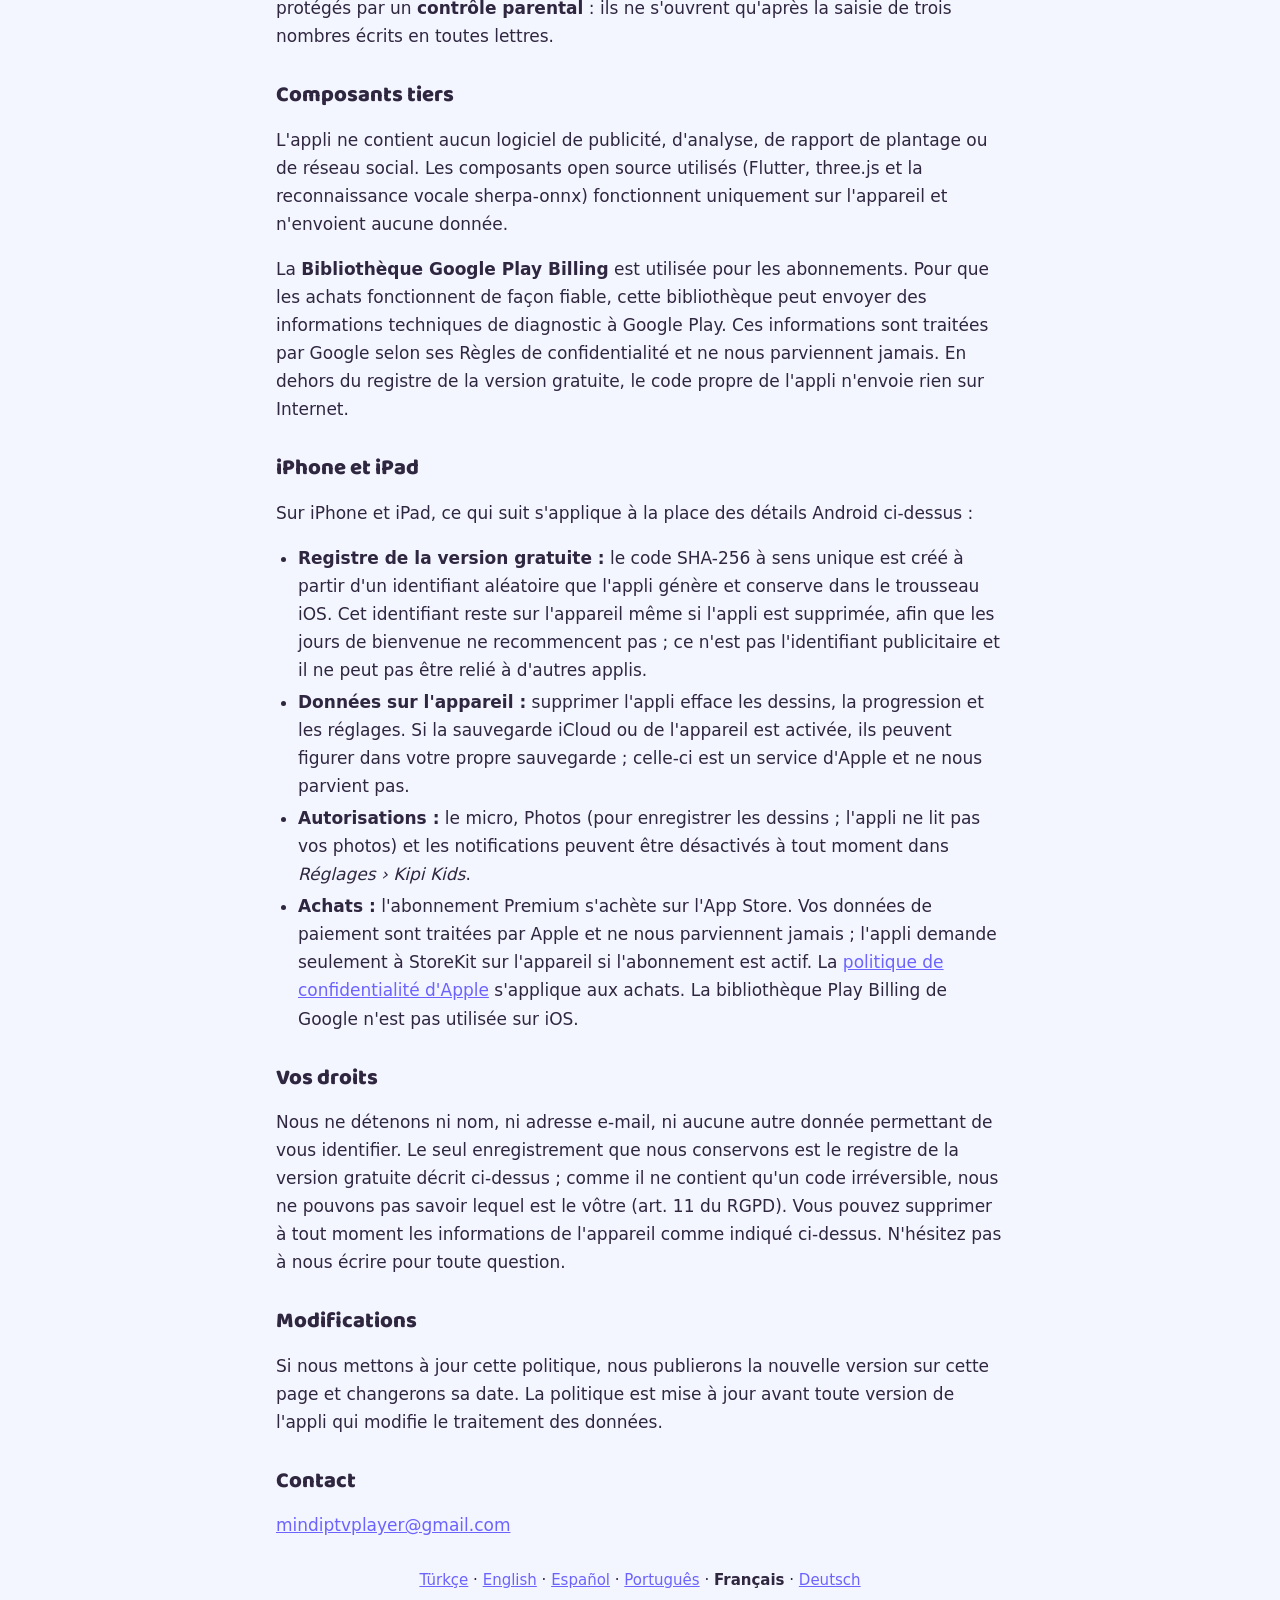
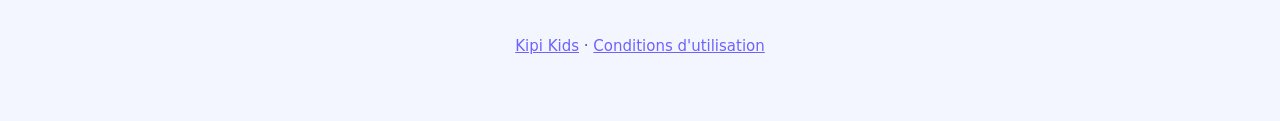
<file: fr/confidentialite/index.html>
<!doctype html>
<html lang="fr">
<head>
<meta charset="utf-8">
<meta name="viewport" content="width=device-width, initial-scale=1">
<title>Kipi Kids · Politique de confidentialité</title>
<meta name="description" content="Politique de confidentialité de l&#x27;appli pour enfants Kipi Kids : pas de publicité, pas de compte, aucune information personnelle demandée ; les dessins et les progrès de l&#x27;enfant restent sur l&#x27;appareil.">
<link rel="icon" href="../../assets/favicon.png">
<link rel="stylesheet" href="../../assets/style.css">
</head>
<body>
<main>
  <header class="top">
    <img src="../../assets/icon.png" alt="">
    <a href="../../">Kipi Kids</a>
  </header>

  <h1>Politique de confidentialité</h1>
  <p class="updated">Dernière mise à jour : 31 octobre 2026</p>

  <p>Kipi Kids est une appli d'apprentissage, de dessin et de coloriage pour les enfants de 3 à 10 ans. Cette politique s'applique à l'appli Kipi Kids publiée sur Google Play et l'App Store (nom du paquet <code>com.hkn.birce</code>).</p>

  <div class="card summary">
    <strong>En bref</strong>
    <ul>
      <li>Il n'y a pas de compte et nous ne demandons jamais de nom, d'adresse e-mail, de position, de photos ni de contacts.</li>
      <li>Il n'y a pas de publicité. Aucun outil d'analyse, de suivi, de rapport de plantage ni d'identifiant publicitaire n'est utilisé.</li>
      <li>L'appli n'envoie jamais les dessins, les progrès ni la voix de l'enfant nulle part. La seule chose qu'elle envoie est un petit « registre de la version gratuite » : le jour où l'appli a été utilisée pour la première fois sur l'appareil, enregistré avec un code irréversible (voir ci-dessous).</li>
      <li>Tout ce que fait l'enfant reste sur l'appareil et est supprimé lors de la désinstallation de l'appli.</li>
    </ul>
  </div>

  <h2>Informations enregistrées sur l&#x27;appareil</h2>
  <p>Pour que l'appli fonctionne, les éléments suivants sont conservés uniquement dans l'espace de stockage de l'appli :</p>
  <ul>
    <li>Les dessins (Ma galerie), les décors du monde des autocollants ainsi que le personnage et les objets choisis dans la garde-robe</li>
    <li>Les progrès : activités terminées, étoiles, série de la Leçon du jour, autocollants et récompenses gagnés, ainsi qu'un résumé quotidien (activités terminées, étoiles et temps passé dans l'appli) pour le rapport de progrès des parents</li>
    <li>Les réglages : préférences de son et de musique, langue de l'appli et âge de l'enfant choisi par un adulte (pour classer le contenu selon l'âge)</li>
  </ul>
  <p>Ces informations ne sont partagées avec personne. Elles sont définitivement supprimées lors de la désinstallation de l'appli ou si vous choisissez <em>Paramètres › Applications › Kipi Kids › Stockage › Effacer les données</em> sur Android. Si la sauvegarde Android est activée, ces fichiers peuvent être inclus dans la sauvegarde de l'appareil sur votre propre compte Google ; cette sauvegarde est un service de Google et ne nous parvient jamais.</p>

  <h2>Registre de la version gratuite</h2>
  <p>Pour que les jours de bienvenue de la version gratuite (où tout est ouvert) ne recommencent pas à chaque réinstallation de l'appli ou effacement de ses données, l'appli conserve un petit enregistrement dans <strong>Google Firebase (Cloud Firestore)</strong> :</p>
  <ul>
    <li><strong>Un code irréversible</strong> créé sur l'appareil à partir de l'identifiant Android, un identifiant qu'Android attribue séparément à chaque appli (avec la fonction SHA-256). L'identifiant Android ne quitte jamais l'appareil, et le code ne peut ni être reconverti en celui-ci ni être relié à d'autres applis.</li>
    <li><strong>Le jour de la première utilisation</strong> de l'appli sur l'appareil (une simple date).</li>
  </ul>
  <p>Rien d'autre n'est envoyé : ni nom, ni compte, ni position, ni identifiant publicitaire, ni dessins, progrès ou données d'utilisation. L'enregistrement sert uniquement à appliquer les limites quotidiennes de la version gratuite, jamais à la publicité, à l'analyse, au profilage ou au suivi, et n'est partagé avec personne. En lisant l'enregistrement, l'appli utilise aussi l'heure du serveur, afin que changer la date de l'appareil ne relance pas les jours de bienvenue. L'appli se connecte directement à Firebase par une connexion chiffrée (HTTPS), sans le SDK Firebase : aucune autre donnée Firebase n'est collectée. Les données sont stockées sur des serveurs de Google dans l'Union européenne (Francfort) ; Google les traite pour notre compte selon ses <a href="https://firebase.google.com/terms/data-processing-terms" rel="noopener">conditions de traitement des données</a>.</p>
  <p>Base juridique : notre intérêt légitime à empêcher l'utilisation abusive de la version gratuite (art. 6, par. 1, f du RGPD ; art. 5/2-f de la KVKK) ; pour les enfants, l'enregistrement sert uniquement au fonctionnement interne de l'appli (COPPA). Il est conservé aussi longtemps que nécessaire à cette fin. Comme il ne contient qu'un code irréversible, nous ne pouvons pas savoir à qui appartient chaque enregistrement.</p>

  <h2>Microphone</h2>
  <p>Dans l'activité <strong>« Dis-le »</strong> de la section d'anglais, le mot prononcé par l'enfant est reconnu en temps réel par un modèle de reconnaissance vocale qui fonctionne sur l'appareil. Le son n'est <strong>jamais enregistré</strong>, ni écrit dans un fichier, ni envoyé. L'autorisation du microphone n'est demandée qu'à l'ouverture de cette activité. Si elle est refusée, le reste de l'appli fonctionne normalement ; l'autorisation peut être retirée à tout moment dans les paramètres d'Android.</p>

  <h2>Enregistrement dans la galerie</h2>
  <p>Quand on appuie sur le bouton d'enregistrement de l'écran de dessin, le dessin est enregistré dans la galerie photo de l'appareil. Sous Android 9 et versions antérieures, l'autorisation de stockage est demandée pour cela. L'appli ne lit pas les photos de votre galerie.</p>

  <h2>Notifications</h2>
  <p>Avec votre autorisation, l'appli affiche aux parents un rapport de progrès hebdomadaire et un rappel à la fin de la période de bienvenue, sous forme de notifications locales. Elles sont préparées et programmées sur l'appareil et ne sont envoyées nulle part. Sur Android 13 et versions ultérieures, l'autorisation de notification n'est demandée que dans l'espace parents, derrière le contrôle parental. Les notifications peuvent être désactivées dans l'espace parents ou dans les paramètres Android.</p>

  <h2>Achats</h2>
  <p>L'abonnement Premium s'achète via Google Play. Vos informations de paiement sont traitées par Google et ne nous parviennent jamais. L'appli demande seulement à l'appli Google Play de l'appareil si l'abonnement est actif. Les <a href="https://policies.google.com/privacy" rel="noopener">Règles de confidentialité de Google</a> s'appliquent aux achats.</p>

  <h2>Confidentialité des enfants</h2>
  <p>L'appli est conçue pour les enfants et préparée conformément au Règlement Familles de Google Play. En dehors du registre de la version gratuite, qui sert uniquement au fonctionnement interne de l'appli, nous ne collectons aucune information personnelle auprès des enfants (RGPD, COPPA aux États-Unis et loi turque sur la protection des données KVKK). L'écran d'achat, la gestion de l'abonnement et les liens qui s'ouvrent hors de l'appli (comme cette page) sont protégés par un <strong>contrôle parental</strong> : ils ne s'ouvrent qu'après la saisie de trois nombres écrits en toutes lettres.</p>

  <h2>Composants tiers</h2>
  <p>L'appli ne contient aucun logiciel de publicité, d'analyse, de rapport de plantage ou de réseau social. Les composants open source utilisés (Flutter, three.js et la reconnaissance vocale sherpa-onnx) fonctionnent uniquement sur l'appareil et n'envoient aucune donnée.</p>
  <p>La <strong>Bibliothèque Google Play Billing</strong> est utilisée pour les abonnements. Pour que les achats fonctionnent de façon fiable, cette bibliothèque peut envoyer des informations techniques de diagnostic à Google Play. Ces informations sont traitées par Google selon ses Règles de confidentialité et ne nous parviennent jamais. En dehors du registre de la version gratuite, le code propre de l'appli n'envoie rien sur Internet.</p>

  <h2>iPhone et iPad</h2>
  <p>Sur iPhone et iPad, ce qui suit s'applique à la place des détails Android ci-dessus :</p>
  <ul>
    <li><strong>Registre de la version gratuite :</strong> le code SHA-256 à sens unique est créé à partir d'un identifiant aléatoire que l'appli génère et conserve dans le trousseau iOS. Cet identifiant reste sur l'appareil même si l'appli est supprimée, afin que les jours de bienvenue ne recommencent pas ; ce n'est pas l'identifiant publicitaire et il ne peut pas être relié à d'autres applis.</li>
    <li><strong>Données sur l'appareil :</strong> supprimer l'appli efface les dessins, la progression et les réglages. Si la sauvegarde iCloud ou de l'appareil est activée, ils peuvent figurer dans votre propre sauvegarde ; celle-ci est un service d'Apple et ne nous parvient pas.</li>
    <li><strong>Autorisations :</strong> le micro, Photos (pour enregistrer les dessins ; l'appli ne lit pas vos photos) et les notifications peuvent être désactivés à tout moment dans <em>Réglages › Kipi Kids</em>.</li>
    <li><strong>Achats :</strong> l'abonnement Premium s'achète sur l'App Store. Vos données de paiement sont traitées par Apple et ne nous parviennent jamais ; l'appli demande seulement à StoreKit sur l'appareil si l'abonnement est actif. La <a href="https://www.apple.com/legal/privacy/" rel="noopener">politique de confidentialité d'Apple</a> s'applique aux achats. La bibliothèque Play Billing de Google n'est pas utilisée sur iOS.</li>
  </ul>

  <h2>Vos droits</h2>
  <p>Nous ne détenons ni nom, ni adresse e-mail, ni aucune autre donnée permettant de vous identifier. Le seul enregistrement que nous conservons est le registre de la version gratuite décrit ci-dessus ; comme il ne contient qu'un code irréversible, nous ne pouvons pas savoir lequel est le vôtre (art. 11 du RGPD). Vous pouvez supprimer à tout moment les informations de l'appareil comme indiqué ci-dessus. N'hésitez pas à nous écrire pour toute question.</p>

  <h2>Modifications</h2>
  <p>Si nous mettons à jour cette politique, nous publierons la nouvelle version sur cette page et changerons sa date. La politique est mise à jour avant toute version de l'appli qui modifie le traitement des données.</p>

  <h2>Contact</h2>
  <p><a href="mailto:mindiptvplayer@gmail.com">mindiptvplayer@gmail.com</a></p>

  <p class="langs"><a href="../../gizlilik/" lang="tr">Türkçe</a> · <a href="../../en/privacy/" lang="en">English</a> · <a href="../../es/privacidad/" lang="es">Español</a> · <a href="../../pt/privacidade/" lang="pt">Português</a> · <strong>Français</strong> · <a href="../../de/datenschutz/" lang="de">Deutsch</a></p>

  <footer><a href="../../">Kipi Kids</a> · <a href="../conditions/">Conditions d&#x27;utilisation</a></footer>
</main>
</body>
</html>
</file>
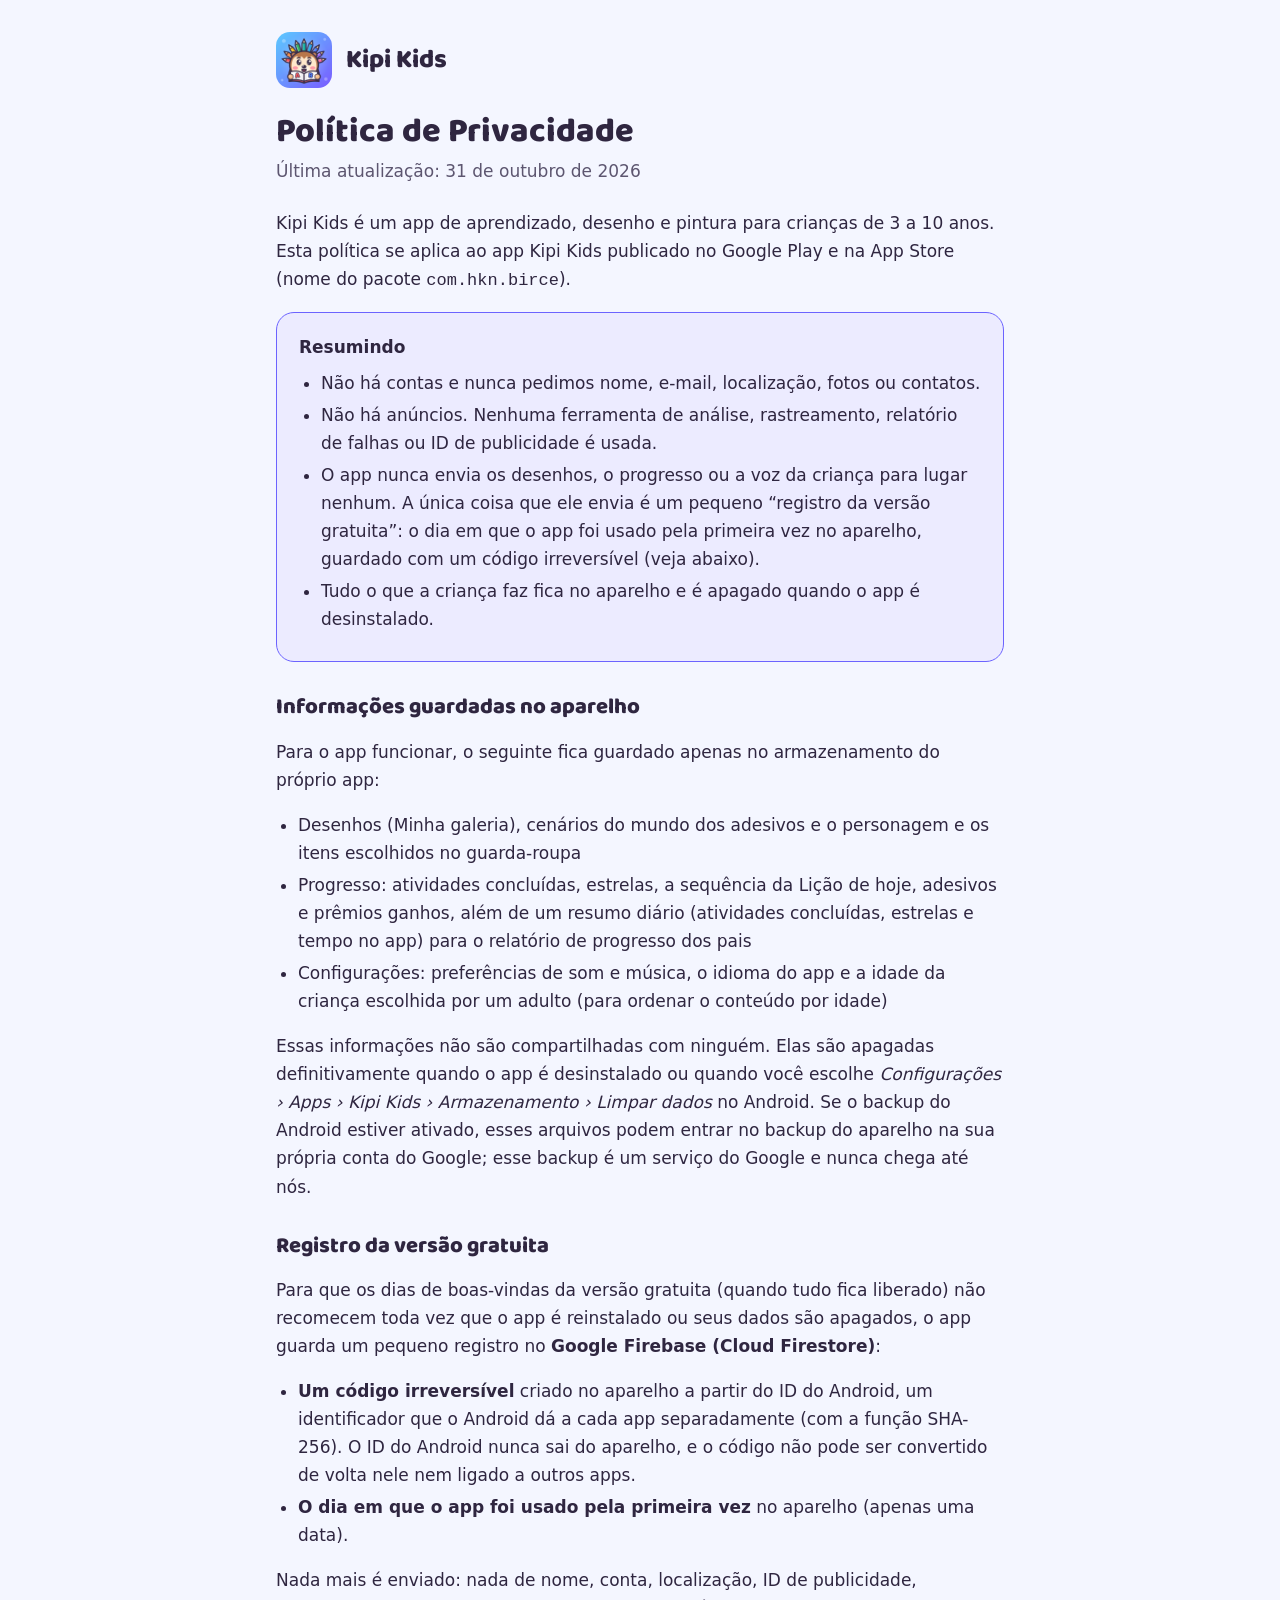
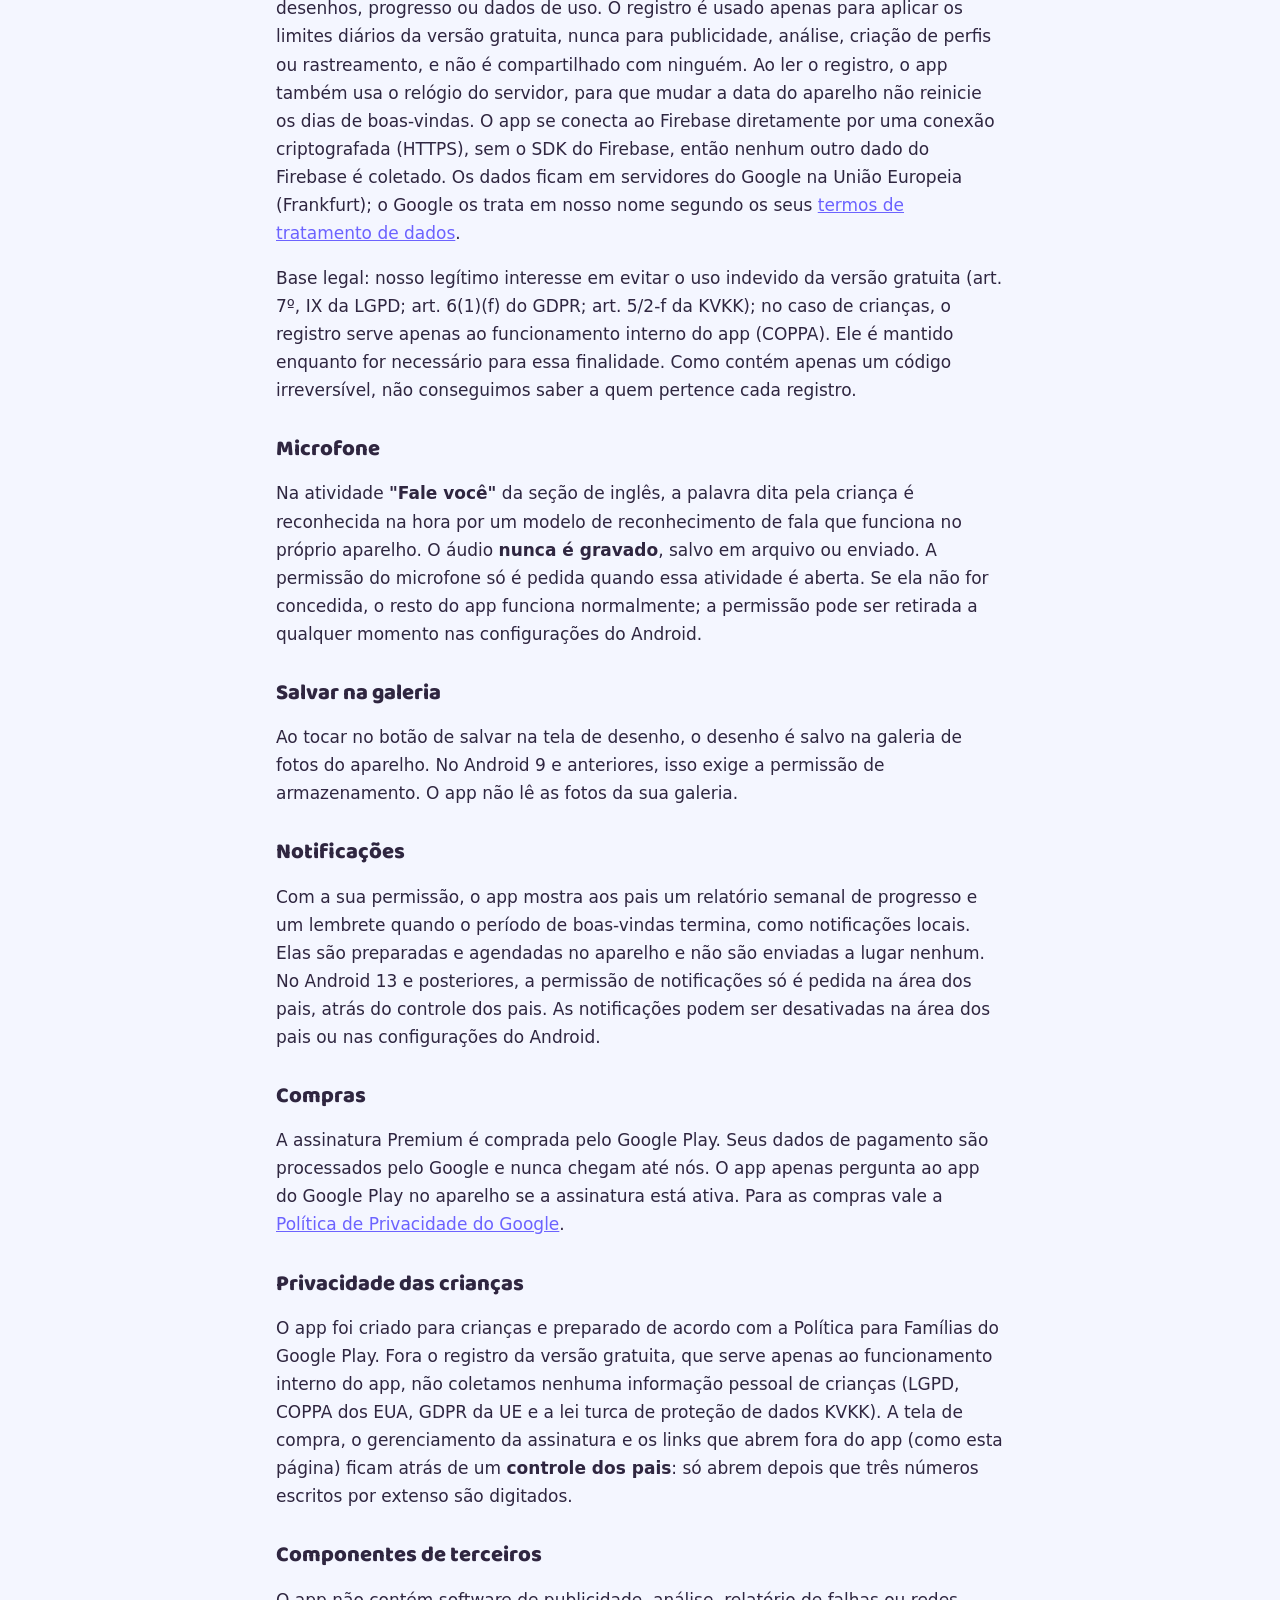
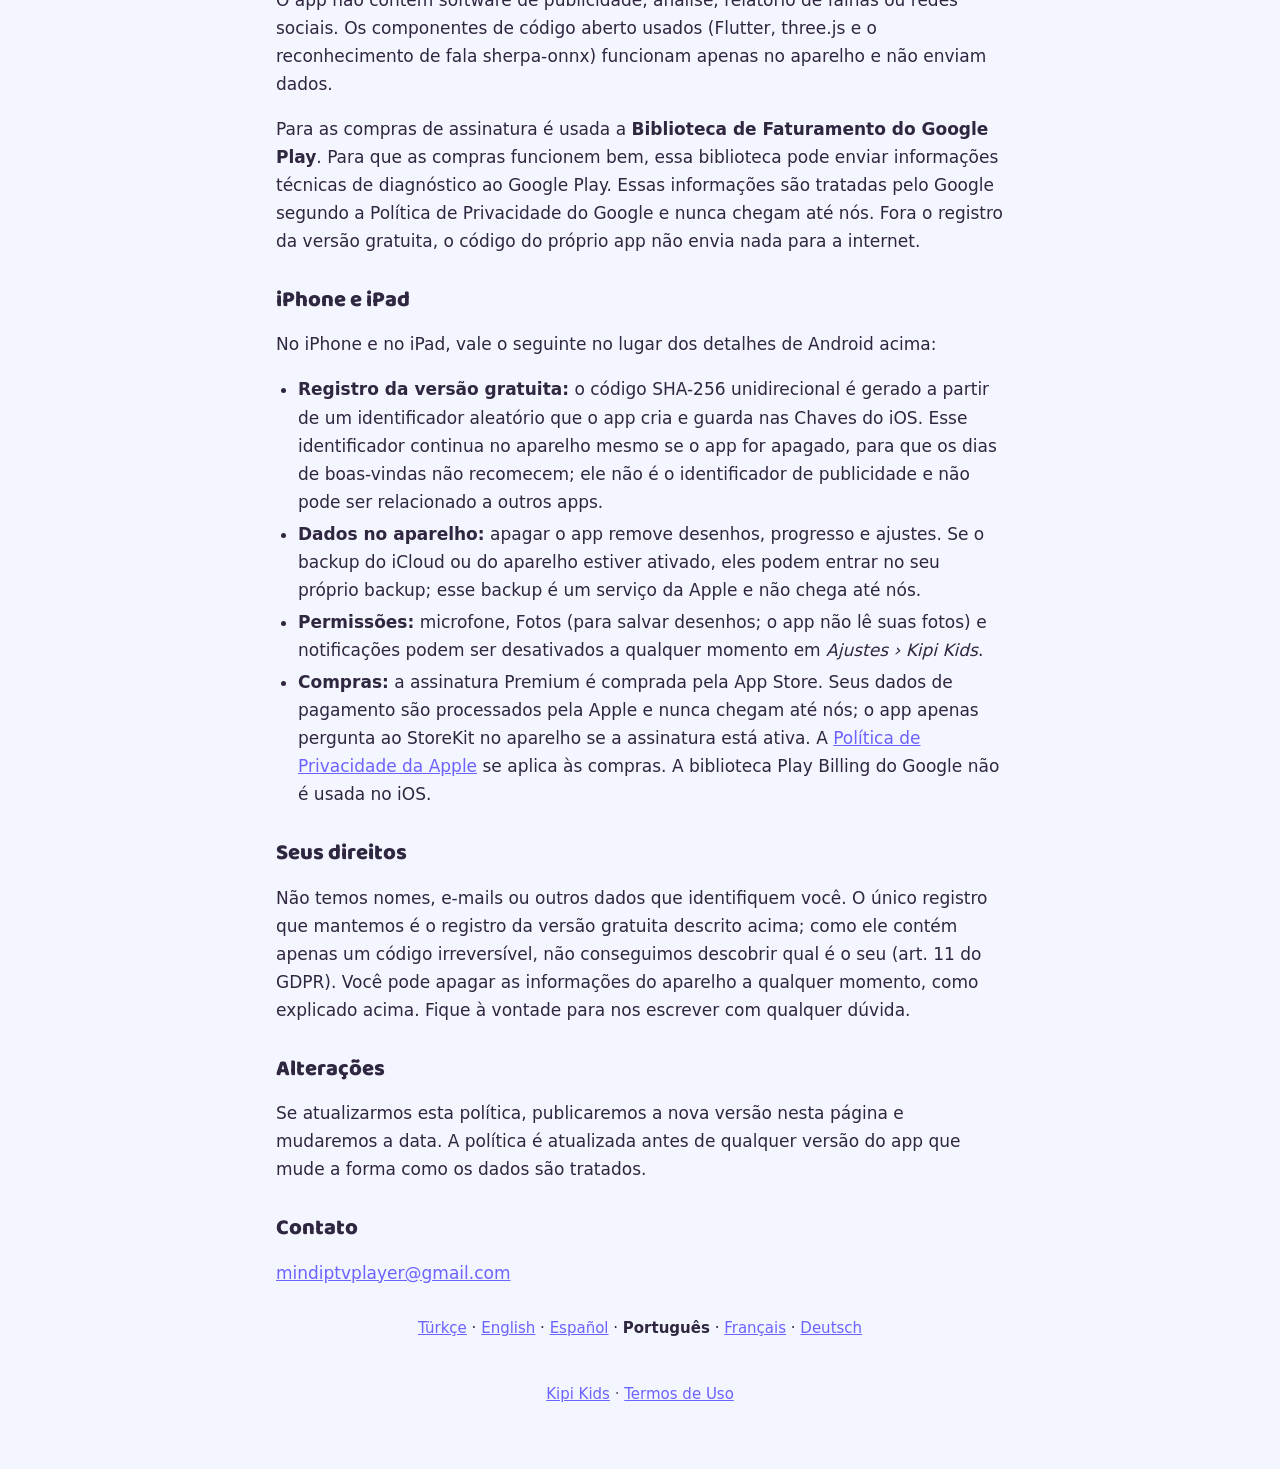
<file: pt/privacidade/index.html>
<!doctype html>
<html lang="pt">
<head>
<meta charset="utf-8">
<meta name="viewport" content="width=device-width, initial-scale=1">
<title>Kipi Kids · Política de Privacidade</title>
<meta name="description" content="Política de privacidade do app infantil Kipi Kids: sem anúncios, sem conta e sem pedir dados pessoais; os desenhos e o progresso da criança ficam no aparelho.">
<link rel="icon" href="../../assets/favicon.png">
<link rel="stylesheet" href="../../assets/style.css">
</head>
<body>
<main>
  <header class="top">
    <img src="../../assets/icon.png" alt="">
    <a href="../../">Kipi Kids</a>
  </header>

  <h1>Política de Privacidade</h1>
  <p class="updated">Última atualização: 31 de outubro de 2026</p>

  <p>Kipi Kids é um app de aprendizado, desenho e pintura para crianças de 3 a 10 anos. Esta política se aplica ao app Kipi Kids publicado no Google Play e na App Store (nome do pacote <code>com.hkn.birce</code>).</p>

  <div class="card summary">
    <strong>Resumindo</strong>
    <ul>
      <li>Não há contas e nunca pedimos nome, e-mail, localização, fotos ou contatos.</li>
      <li>Não há anúncios. Nenhuma ferramenta de análise, rastreamento, relatório de falhas ou ID de publicidade é usada.</li>
      <li>O app nunca envia os desenhos, o progresso ou a voz da criança para lugar nenhum. A única coisa que ele envia é um pequeno “registro da versão gratuita”: o dia em que o app foi usado pela primeira vez no aparelho, guardado com um código irreversível (veja abaixo).</li>
      <li>Tudo o que a criança faz fica no aparelho e é apagado quando o app é desinstalado.</li>
    </ul>
  </div>

  <h2>Informações guardadas no aparelho</h2>
  <p>Para o app funcionar, o seguinte fica guardado apenas no armazenamento do próprio app:</p>
  <ul>
    <li>Desenhos (Minha galeria), cenários do mundo dos adesivos e o personagem e os itens escolhidos no guarda-roupa</li>
    <li>Progresso: atividades concluídas, estrelas, a sequência da Lição de hoje, adesivos e prêmios ganhos, além de um resumo diário (atividades concluídas, estrelas e tempo no app) para o relatório de progresso dos pais</li>
    <li>Configurações: preferências de som e música, o idioma do app e a idade da criança escolhida por um adulto (para ordenar o conteúdo por idade)</li>
  </ul>
  <p>Essas informações não são compartilhadas com ninguém. Elas são apagadas definitivamente quando o app é desinstalado ou quando você escolhe <em>Configurações › Apps › Kipi Kids › Armazenamento › Limpar dados</em> no Android. Se o backup do Android estiver ativado, esses arquivos podem entrar no backup do aparelho na sua própria conta do Google; esse backup é um serviço do Google e nunca chega até nós.</p>

  <h2>Registro da versão gratuita</h2>
  <p>Para que os dias de boas-vindas da versão gratuita (quando tudo fica liberado) não recomecem toda vez que o app é reinstalado ou seus dados são apagados, o app guarda um pequeno registro no <strong>Google Firebase (Cloud Firestore)</strong>:</p>
  <ul>
    <li><strong>Um código irreversível</strong> criado no aparelho a partir do ID do Android, um identificador que o Android dá a cada app separadamente (com a função SHA-256). O ID do Android nunca sai do aparelho, e o código não pode ser convertido de volta nele nem ligado a outros apps.</li>
    <li><strong>O dia em que o app foi usado pela primeira vez</strong> no aparelho (apenas uma data).</li>
  </ul>
  <p>Nada mais é enviado: nada de nome, conta, localização, ID de publicidade, desenhos, progresso ou dados de uso. O registro é usado apenas para aplicar os limites diários da versão gratuita, nunca para publicidade, análise, criação de perfis ou rastreamento, e não é compartilhado com ninguém. Ao ler o registro, o app também usa o relógio do servidor, para que mudar a data do aparelho não reinicie os dias de boas-vindas. O app se conecta ao Firebase diretamente por uma conexão criptografada (HTTPS), sem o SDK do Firebase, então nenhum outro dado do Firebase é coletado. Os dados ficam em servidores do Google na União Europeia (Frankfurt); o Google os trata em nosso nome segundo os seus <a href="https://firebase.google.com/terms/data-processing-terms" rel="noopener">termos de tratamento de dados</a>.</p>
  <p>Base legal: nosso legítimo interesse em evitar o uso indevido da versão gratuita (art. 7º, IX da LGPD; art. 6(1)(f) do GDPR; art. 5/2-f da KVKK); no caso de crianças, o registro serve apenas ao funcionamento interno do app (COPPA). Ele é mantido enquanto for necessário para essa finalidade. Como contém apenas um código irreversível, não conseguimos saber a quem pertence cada registro.</p>

  <h2>Microfone</h2>
  <p>Na atividade <strong>"Fale você"</strong> da seção de inglês, a palavra dita pela criança é reconhecida na hora por um modelo de reconhecimento de fala que funciona no próprio aparelho. O áudio <strong>nunca é gravado</strong>, salvo em arquivo ou enviado. A permissão do microfone só é pedida quando essa atividade é aberta. Se ela não for concedida, o resto do app funciona normalmente; a permissão pode ser retirada a qualquer momento nas configurações do Android.</p>

  <h2>Salvar na galeria</h2>
  <p>Ao tocar no botão de salvar na tela de desenho, o desenho é salvo na galeria de fotos do aparelho. No Android 9 e anteriores, isso exige a permissão de armazenamento. O app não lê as fotos da sua galeria.</p>

  <h2>Notificações</h2>
  <p>Com a sua permissão, o app mostra aos pais um relatório semanal de progresso e um lembrete quando o período de boas-vindas termina, como notificações locais. Elas são preparadas e agendadas no aparelho e não são enviadas a lugar nenhum. No Android 13 e posteriores, a permissão de notificações só é pedida na área dos pais, atrás do controle dos pais. As notificações podem ser desativadas na área dos pais ou nas configurações do Android.</p>

  <h2>Compras</h2>
  <p>A assinatura Premium é comprada pelo Google Play. Seus dados de pagamento são processados pelo Google e nunca chegam até nós. O app apenas pergunta ao app do Google Play no aparelho se a assinatura está ativa. Para as compras vale a <a href="https://policies.google.com/privacy" rel="noopener">Política de Privacidade do Google</a>.</p>

  <h2>Privacidade das crianças</h2>
  <p>O app foi criado para crianças e preparado de acordo com a Política para Famílias do Google Play. Fora o registro da versão gratuita, que serve apenas ao funcionamento interno do app, não coletamos nenhuma informação pessoal de crianças (LGPD, COPPA dos EUA, GDPR da UE e a lei turca de proteção de dados KVKK). A tela de compra, o gerenciamento da assinatura e os links que abrem fora do app (como esta página) ficam atrás de um <strong>controle dos pais</strong>: só abrem depois que três números escritos por extenso são digitados.</p>

  <h2>Componentes de terceiros</h2>
  <p>O app não contém software de publicidade, análise, relatório de falhas ou redes sociais. Os componentes de código aberto usados (Flutter, three.js e o reconhecimento de fala sherpa-onnx) funcionam apenas no aparelho e não enviam dados.</p>
  <p>Para as compras de assinatura é usada a <strong>Biblioteca de Faturamento do Google Play</strong>. Para que as compras funcionem bem, essa biblioteca pode enviar informações técnicas de diagnóstico ao Google Play. Essas informações são tratadas pelo Google segundo a Política de Privacidade do Google e nunca chegam até nós. Fora o registro da versão gratuita, o código do próprio app não envia nada para a internet.</p>

  <h2>iPhone e iPad</h2>
  <p>No iPhone e no iPad, vale o seguinte no lugar dos detalhes de Android acima:</p>
  <ul>
    <li><strong>Registro da versão gratuita:</strong> o código SHA-256 unidirecional é gerado a partir de um identificador aleatório que o app cria e guarda nas Chaves do iOS. Esse identificador continua no aparelho mesmo se o app for apagado, para que os dias de boas-vindas não recomecem; ele não é o identificador de publicidade e não pode ser relacionado a outros apps.</li>
    <li><strong>Dados no aparelho:</strong> apagar o app remove desenhos, progresso e ajustes. Se o backup do iCloud ou do aparelho estiver ativado, eles podem entrar no seu próprio backup; esse backup é um serviço da Apple e não chega até nós.</li>
    <li><strong>Permissões:</strong> microfone, Fotos (para salvar desenhos; o app não lê suas fotos) e notificações podem ser desativados a qualquer momento em <em>Ajustes › Kipi Kids</em>.</li>
    <li><strong>Compras:</strong> a assinatura Premium é comprada pela App Store. Seus dados de pagamento são processados pela Apple e nunca chegam até nós; o app apenas pergunta ao StoreKit no aparelho se a assinatura está ativa. A <a href="https://www.apple.com/legal/privacy/" rel="noopener">Política de Privacidade da Apple</a> se aplica às compras. A biblioteca Play Billing do Google não é usada no iOS.</li>
  </ul>

  <h2>Seus direitos</h2>
  <p>Não temos nomes, e-mails ou outros dados que identifiquem você. O único registro que mantemos é o registro da versão gratuita descrito acima; como ele contém apenas um código irreversível, não conseguimos descobrir qual é o seu (art. 11 do GDPR). Você pode apagar as informações do aparelho a qualquer momento, como explicado acima. Fique à vontade para nos escrever com qualquer dúvida.</p>

  <h2>Alterações</h2>
  <p>Se atualizarmos esta política, publicaremos a nova versão nesta página e mudaremos a data. A política é atualizada antes de qualquer versão do app que mude a forma como os dados são tratados.</p>

  <h2>Contato</h2>
  <p><a href="mailto:mindiptvplayer@gmail.com">mindiptvplayer@gmail.com</a></p>

  <p class="langs"><a href="../../gizlilik/" lang="tr">Türkçe</a> · <a href="../../en/privacy/" lang="en">English</a> · <a href="../../es/privacidad/" lang="es">Español</a> · <strong>Português</strong> · <a href="../../fr/confidentialite/" lang="fr">Français</a> · <a href="../../de/datenschutz/" lang="de">Deutsch</a></p>

  <footer><a href="../../">Kipi Kids</a> · <a href="../termos/">Termos de Uso</a></footer>
</main>
</body>
</html>
</file>
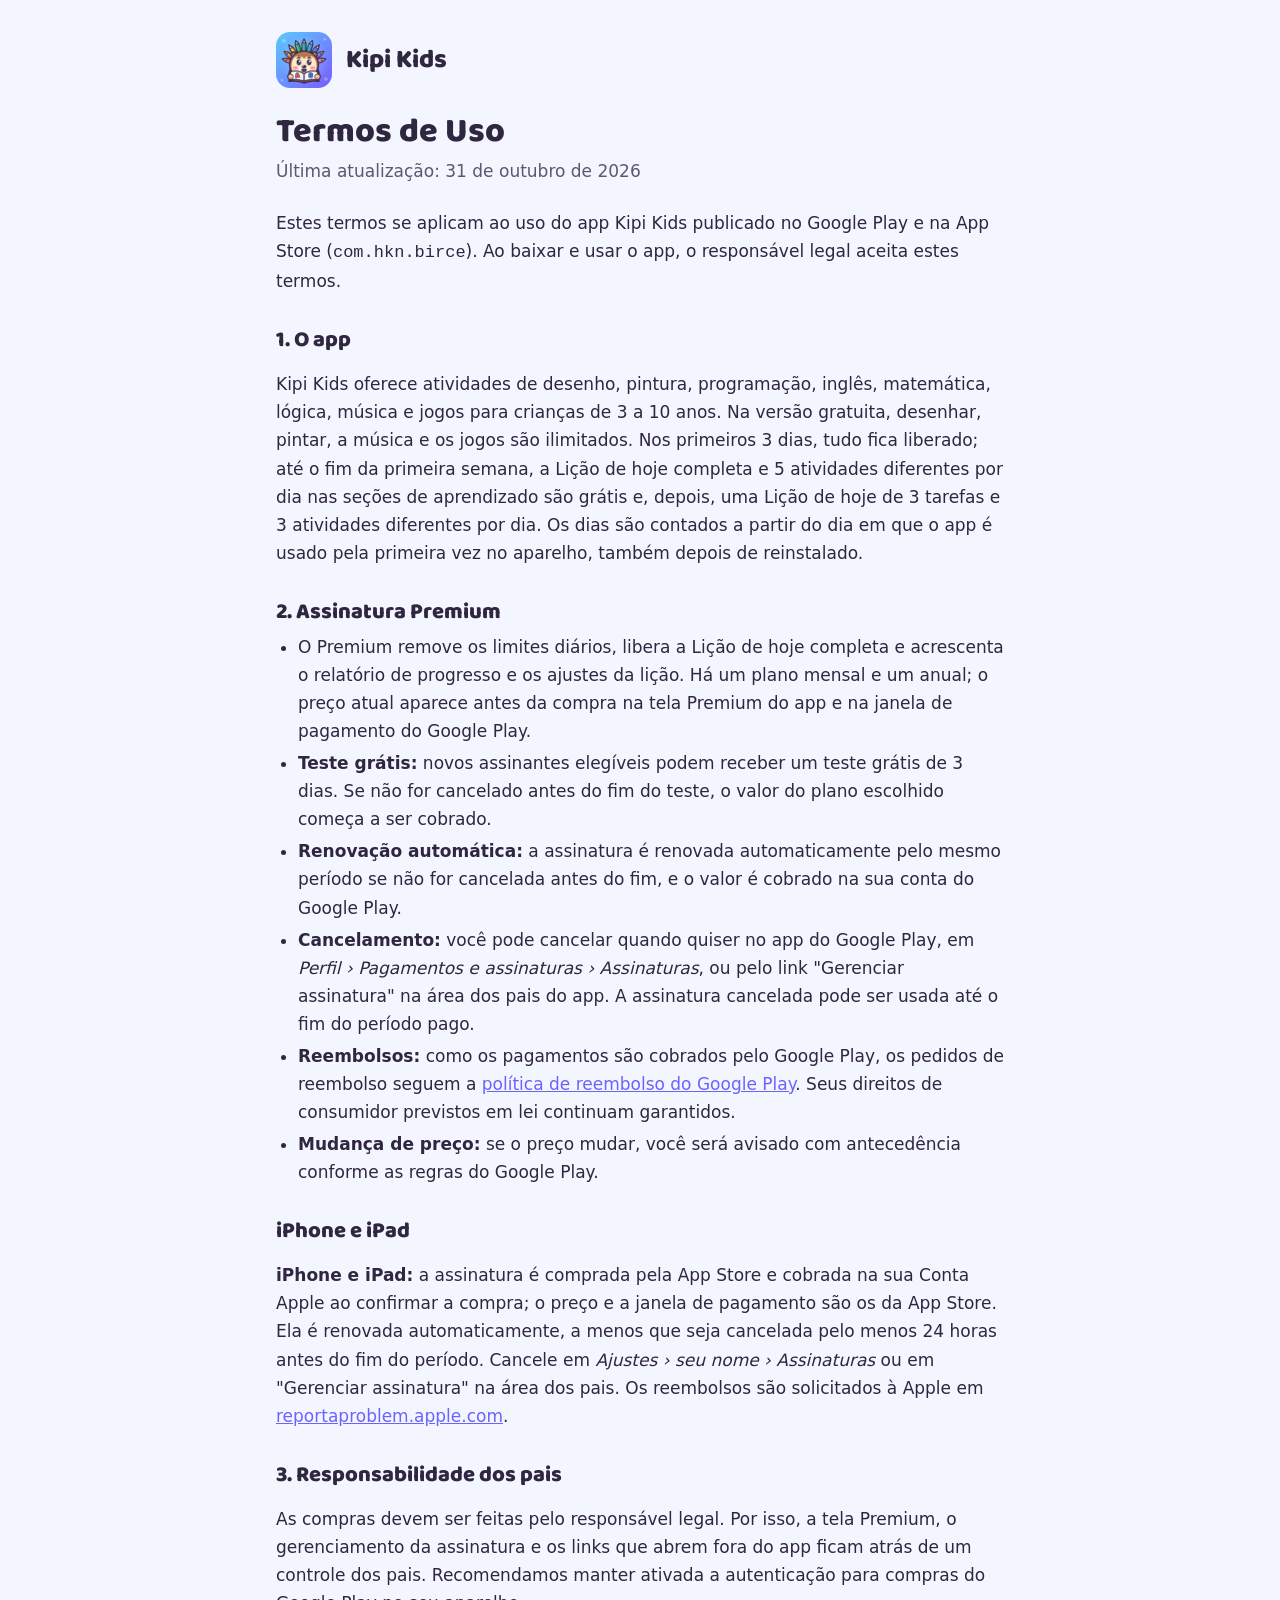
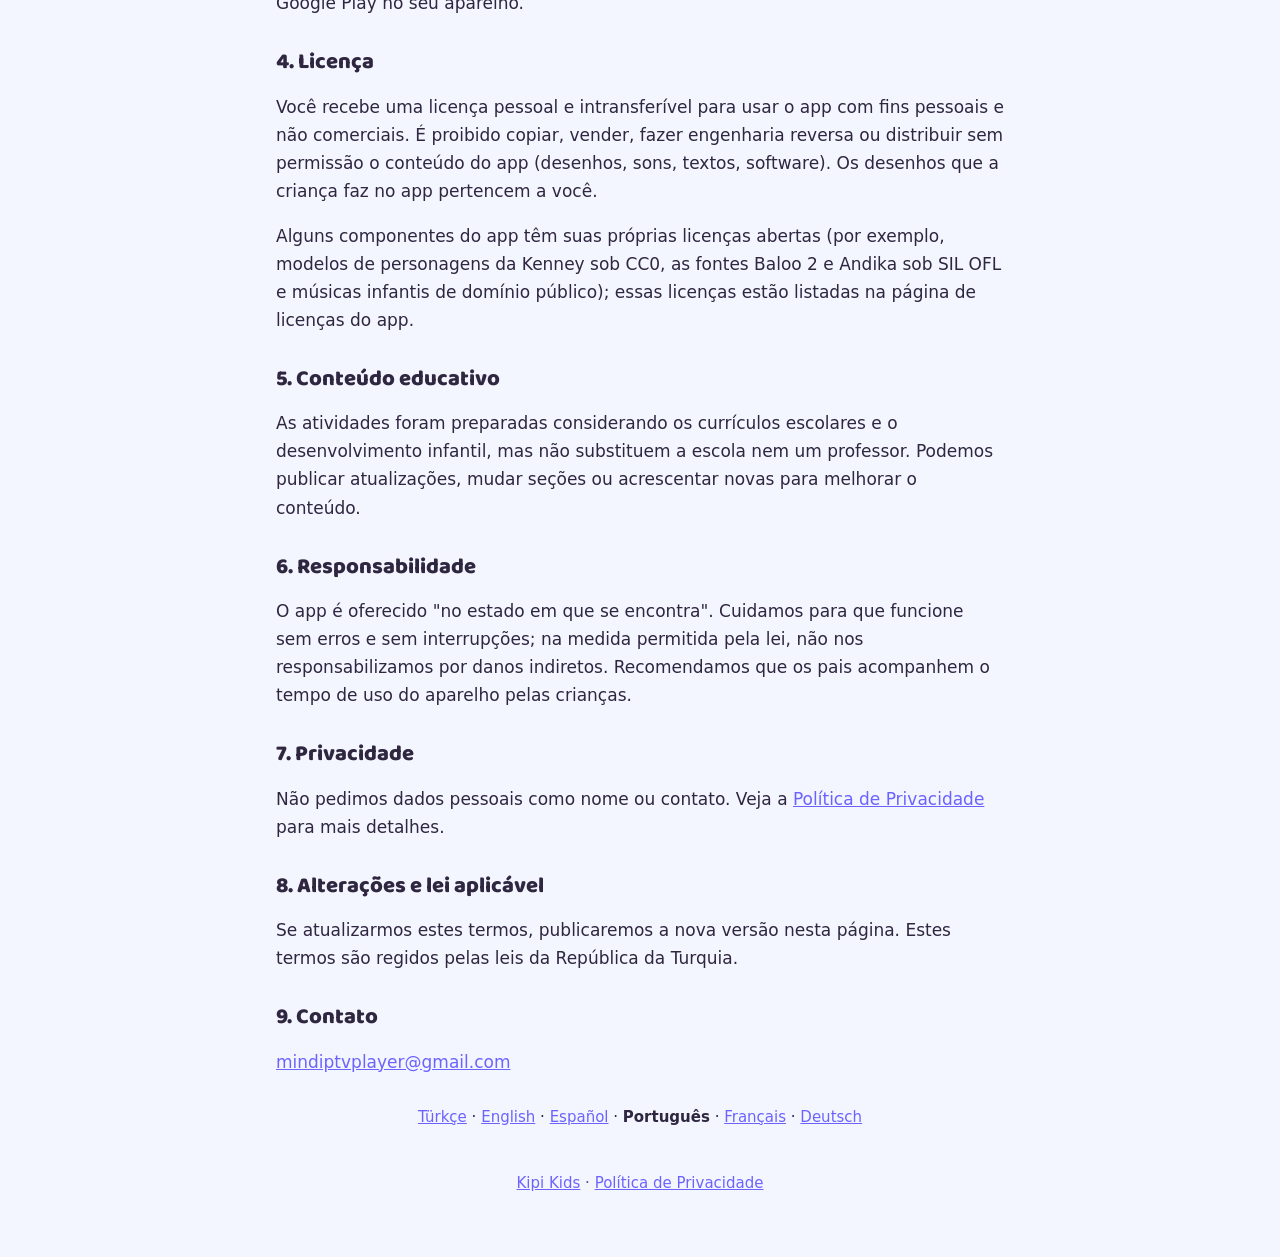
<file: pt/termos/index.html>
<!doctype html>
<html lang="pt">
<head>
<meta charset="utf-8">
<meta name="viewport" content="width=device-width, initial-scale=1">
<title>Kipi Kids · Termos de Uso</title>
<meta name="description" content="Termos de uso e da assinatura Premium do app Kipi Kids.">
<link rel="icon" href="../../assets/favicon.png">
<link rel="stylesheet" href="../../assets/style.css">
</head>
<body>
<main>
  <header class="top">
    <img src="../../assets/icon.png" alt="">
    <a href="../../">Kipi Kids</a>
  </header>

  <h1>Termos de Uso</h1>
  <p class="updated">Última atualização: 31 de outubro de 2026</p>

  <p>Estes termos se aplicam ao uso do app Kipi Kids publicado no Google Play e na App Store (<code>com.hkn.birce</code>). Ao baixar e usar o app, o responsável legal aceita estes termos.</p>

  <h2>1. O app</h2>
  <p>Kipi Kids oferece atividades de desenho, pintura, programação, inglês, matemática, lógica, música e jogos para crianças de 3 a 10 anos. Na versão gratuita, desenhar, pintar, a música e os jogos são ilimitados. Nos primeiros 3 dias, tudo fica liberado; até o fim da primeira semana, a Lição de hoje completa e 5 atividades diferentes por dia nas seções de aprendizado são grátis e, depois, uma Lição de hoje de 3 tarefas e 3 atividades diferentes por dia. Os dias são contados a partir do dia em que o app é usado pela primeira vez no aparelho, também depois de reinstalado.</p>

  <h2>2. Assinatura Premium</h2>
  <ul>
    <li>O Premium remove os limites diários, libera a Lição de hoje completa e acrescenta o relatório de progresso e os ajustes da lição. Há um plano mensal e um anual; o preço atual aparece antes da compra na tela Premium do app e na janela de pagamento do Google Play.</li>
    <li><strong>Teste grátis:</strong> novos assinantes elegíveis podem receber um teste grátis de 3 dias. Se não for cancelado antes do fim do teste, o valor do plano escolhido começa a ser cobrado.</li>
    <li><strong>Renovação automática:</strong> a assinatura é renovada automaticamente pelo mesmo período se não for cancelada antes do fim, e o valor é cobrado na sua conta do Google Play.</li>
    <li><strong>Cancelamento:</strong> você pode cancelar quando quiser no app do Google Play, em <em>Perfil › Pagamentos e assinaturas › Assinaturas</em>, ou pelo link "Gerenciar assinatura" na área dos pais do app. A assinatura cancelada pode ser usada até o fim do período pago.</li>
    <li><strong>Reembolsos:</strong> como os pagamentos são cobrados pelo Google Play, os pedidos de reembolso seguem a <a href="https://support.google.com/googleplay/answer/2479637" rel="noopener">política de reembolso do Google Play</a>. Seus direitos de consumidor previstos em lei continuam garantidos.</li>
    <li><strong>Mudança de preço:</strong> se o preço mudar, você será avisado com antecedência conforme as regras do Google Play.</li>
  </ul>

  <h2>iPhone e iPad</h2>
  <p><strong>iPhone e iPad:</strong> a assinatura é comprada pela App Store e cobrada na sua Conta Apple ao confirmar a compra; o preço e a janela de pagamento são os da App Store. Ela é renovada automaticamente, a menos que seja cancelada pelo menos 24 horas antes do fim do período. Cancele em <em>Ajustes › seu nome › Assinaturas</em> ou em "Gerenciar assinatura" na área dos pais. Os reembolsos são solicitados à Apple em <a href="https://reportaproblem.apple.com" rel="noopener">reportaproblem.apple.com</a>.</p>

  <h2>3. Responsabilidade dos pais</h2>
  <p>As compras devem ser feitas pelo responsável legal. Por isso, a tela Premium, o gerenciamento da assinatura e os links que abrem fora do app ficam atrás de um controle dos pais. Recomendamos manter ativada a autenticação para compras do Google Play no seu aparelho.</p>

  <h2>4. Licença</h2>
  <p>Você recebe uma licença pessoal e intransferível para usar o app com fins pessoais e não comerciais. É proibido copiar, vender, fazer engenharia reversa ou distribuir sem permissão o conteúdo do app (desenhos, sons, textos, software). Os desenhos que a criança faz no app pertencem a você.</p>
  <p>Alguns componentes do app têm suas próprias licenças abertas (por exemplo, modelos de personagens da Kenney sob CC0, as fontes Baloo 2 e Andika sob SIL OFL e músicas infantis de domínio público); essas licenças estão listadas na página de licenças do app.</p>

  <h2>5. Conteúdo educativo</h2>
  <p>As atividades foram preparadas considerando os currículos escolares e o desenvolvimento infantil, mas não substituem a escola nem um professor. Podemos publicar atualizações, mudar seções ou acrescentar novas para melhorar o conteúdo.</p>

  <h2>6. Responsabilidade</h2>
  <p>O app é oferecido "no estado em que se encontra". Cuidamos para que funcione sem erros e sem interrupções; na medida permitida pela lei, não nos responsabilizamos por danos indiretos. Recomendamos que os pais acompanhem o tempo de uso do aparelho pelas crianças.</p>

  <h2>7. Privacidade</h2>
  <p>Não pedimos dados pessoais como nome ou contato. Veja a <a href="../privacidade/">Política de Privacidade</a> para mais detalhes.</p>

  <h2>8. Alterações e lei aplicável</h2>
  <p>Se atualizarmos estes termos, publicaremos a nova versão nesta página. Estes termos são regidos pelas leis da República da Turquia.</p>

  <h2>9. Contato</h2>
  <p><a href="mailto:mindiptvplayer@gmail.com">mindiptvplayer@gmail.com</a></p>

  <p class="langs"><a href="../../kullanim-kosullari/" lang="tr">Türkçe</a> · <a href="../../en/terms/" lang="en">English</a> · <a href="../../es/terminos/" lang="es">Español</a> · <strong>Português</strong> · <a href="../../fr/conditions/" lang="fr">Français</a> · <a href="../../de/nutzungsbedingungen/" lang="de">Deutsch</a></p>

  <footer><a href="../../">Kipi Kids</a> · <a href="../privacidade/">Política de Privacidade</a></footer>
</main>
</body>
</html>
</file>
<file: assets/style.css>
@font-face {
  font-family: "Baloo 2";
  src: url("Baloo2-ExtraBold.ttf") format("truetype");
  font-weight: 800;
  font-display: swap;
}

:root {
  --bg: #f4f6ff;
  --card: #ffffff;
  --ink: #2f2640;
  --ink-soft: #5d5670;
  --line: #e3e1ef;
  --accent: #6c63ff;
  --accent-soft: #ecebff;
  --ok: #2e9d57;
  color-scheme: light;
}

@media (prefers-color-scheme: dark) {
  :root:not([data-theme="light"]) {
    --bg: #17141f;
    --card: #221e2d;
    --ink: #f1eef8;
    --ink-soft: #b9b3c9;
    --line: #36304a;
    --accent: #a19bff;
    --accent-soft: #2d2945;
    --ok: #6fd391;
    color-scheme: dark;
  }
}

:root[data-theme="dark"] {
  --bg: #17141f;
  --card: #221e2d;
  --ink: #f1eef8;
  --ink-soft: #b9b3c9;
  --line: #36304a;
  --accent: #a19bff;
  --accent-soft: #2d2945;
  --ok: #6fd391;
  color-scheme: dark;
}

* { box-sizing: border-box; }

html { -webkit-text-size-adjust: 100%; }

body {
  margin: 0;
  background: var(--bg);
  color: var(--ink);
  font: 17px/1.65 system-ui, -apple-system, "Segoe UI", Roboto, "Noto Sans", sans-serif;
}

main {
  max-width: 760px;
  margin: 0 auto;
  padding: 32px 16px 64px;
}

header.top {
  display: flex;
  align-items: center;
  gap: 14px;
  margin-bottom: 24px;
}

header.top img {
  width: 56px;
  height: 56px;
  border-radius: 14px;
}

header.top a {
  color: inherit;
  text-decoration: none;
  font: 800 26px/1.1 "Baloo 2", system-ui, sans-serif;
}

h1, h2 {
  font-family: "Baloo 2", system-ui, sans-serif;
  font-weight: 800;
  line-height: 1.2;
}

h1 { font-size: 34px; margin: 0 0 4px; }
h2 { font-size: 22px; margin: 32px 0 8px; }

.updated { color: var(--ink-soft); margin: 0 0 24px; }

.card {
  background: var(--card);
  border: 1px solid var(--line);
  border-radius: 18px;
  padding: 20px 22px;
  margin: 16px 0;
}

.card.summary { border-color: var(--accent); background: var(--accent-soft); }

ul { padding-left: 22px; margin: 8px 0; }
li { margin: 4px 0; }

a { color: var(--accent); }

.lang {
  margin-top: 48px;
  padding-top: 8px;
  border-top: 2px dashed var(--line);
}

.hero {
  text-align: center;
  padding: 24px 0 8px;
}

.hero img {
  width: 128px;
  height: 128px;
  border-radius: 30px;
  box-shadow: 0 10px 30px rgba(80, 70, 160, .25);
}

.hero h1 { font-size: 42px; margin-top: 16px; }
.hero p { color: var(--ink-soft); font-size: 19px; margin: 4px 0 0; }

.links {
  display: grid;
  grid-template-columns: repeat(auto-fit, minmax(200px, 1fr));
  gap: 12px;
  margin: 28px 0;
}

.links a {
  display: block;
  background: var(--card);
  border: 1px solid var(--line);
  border-radius: 16px;
  padding: 16px 18px;
  text-decoration: none;
  color: var(--ink);
  font-weight: 600;
}

.links a span { display: block; color: var(--ink-soft); font-weight: 400; font-size: 15px; }

footer {
  color: var(--ink-soft);
  font-size: 15px;
  margin-top: 40px;
  text-align: center;
}

.mascot {
  display: flex;
  align-items: center;
  gap: 18px;
  margin: 24px 0 8px;
}

.mascot img {
  flex: none;
  width: 150px;
  height: auto;
}

.bubble {
  position: relative;
  margin: 0;
  background: var(--card);
  border: 1px solid var(--line);
  border-radius: 18px;
  padding: 16px 20px;
}

/* Konuşma balonunun Kipi'ye bakan ucu. */
.bubble::before {
  content: "";
  position: absolute;
  left: -9px;
  top: 50%;
  width: 16px;
  height: 16px;
  background: var(--card);
  border-left: 1px solid var(--line);
  border-bottom: 1px solid var(--line);
  transform: translateY(-50%) rotate(45deg);
}

@media (max-width: 520px) {
  .mascot { flex-direction: column; text-align: center; }
  .mascot img { width: 130px; }
  .bubble::before { left: 50%; top: -9px; transform: translateX(-50%) rotate(135deg); }
}

.langs {
  margin-top: 28px;
  text-align: center;
  font-size: 15px;
  line-height: 1.8;
}
</file>
